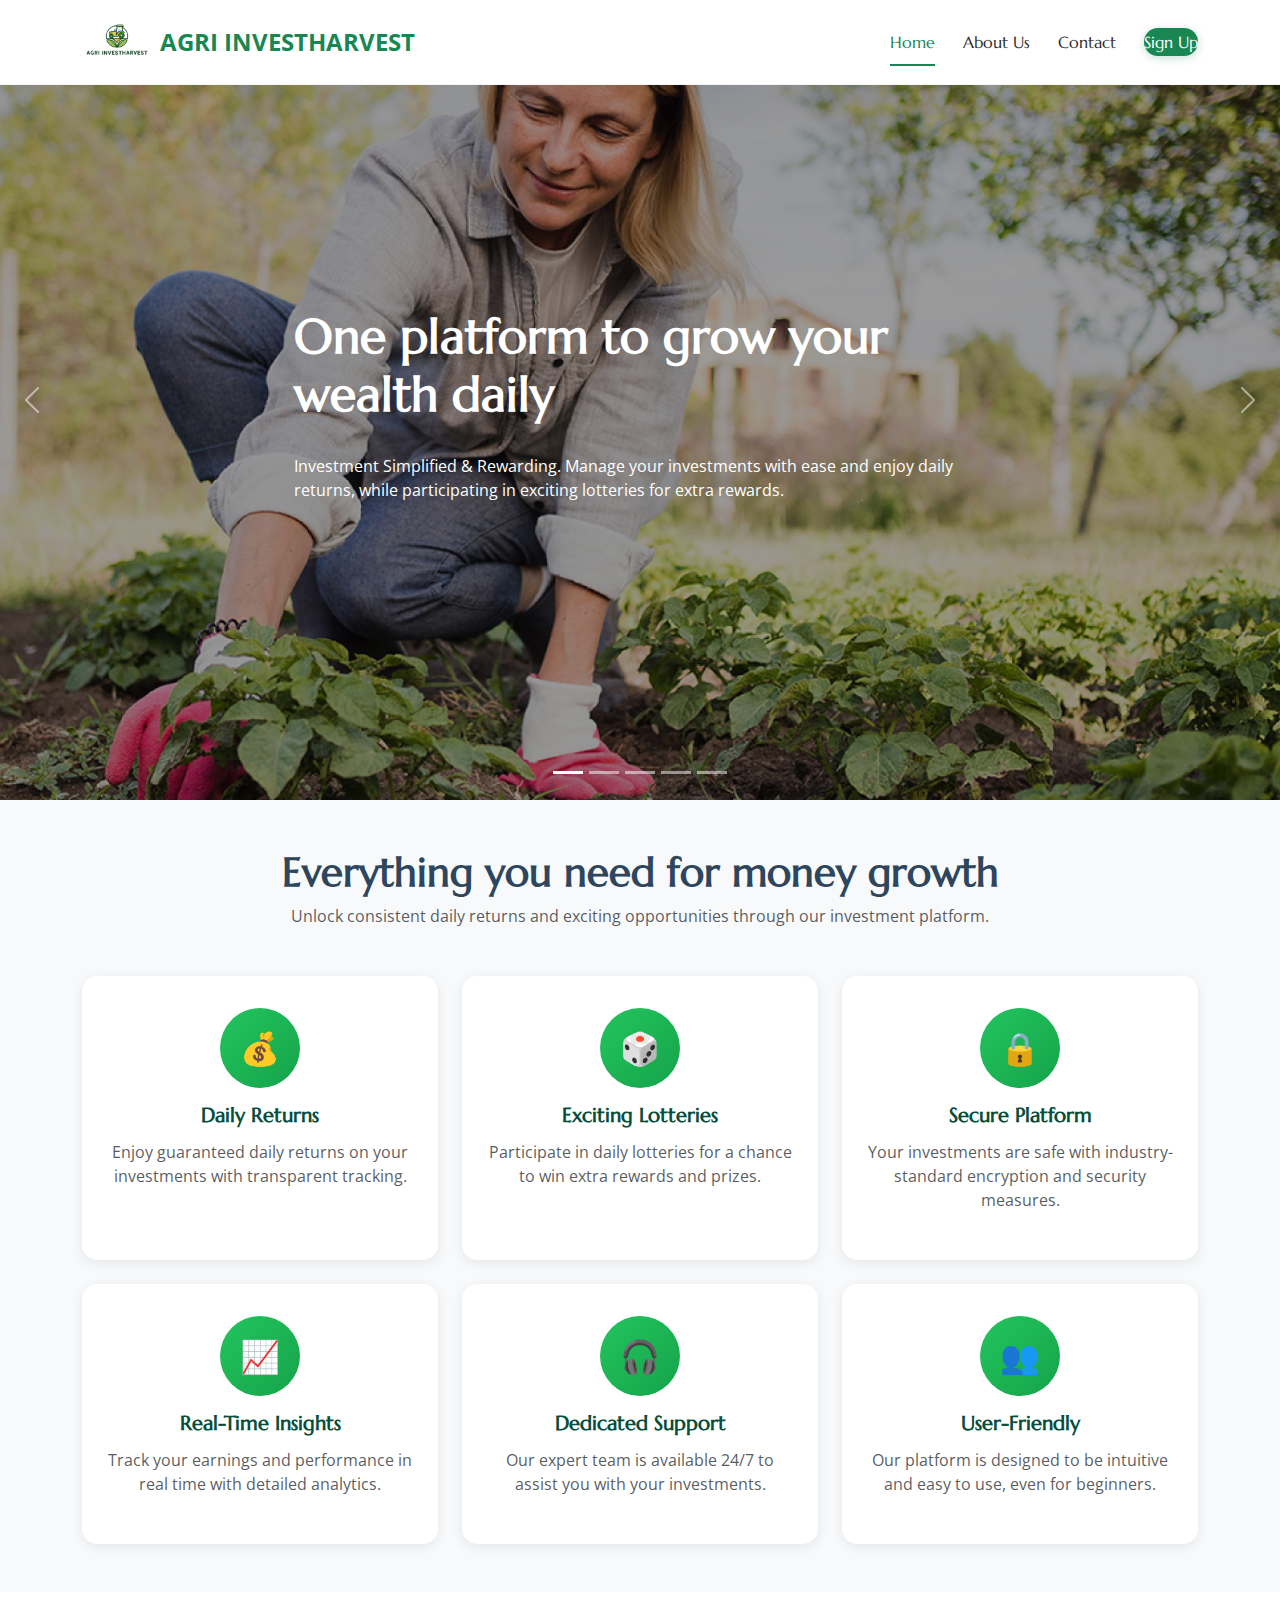
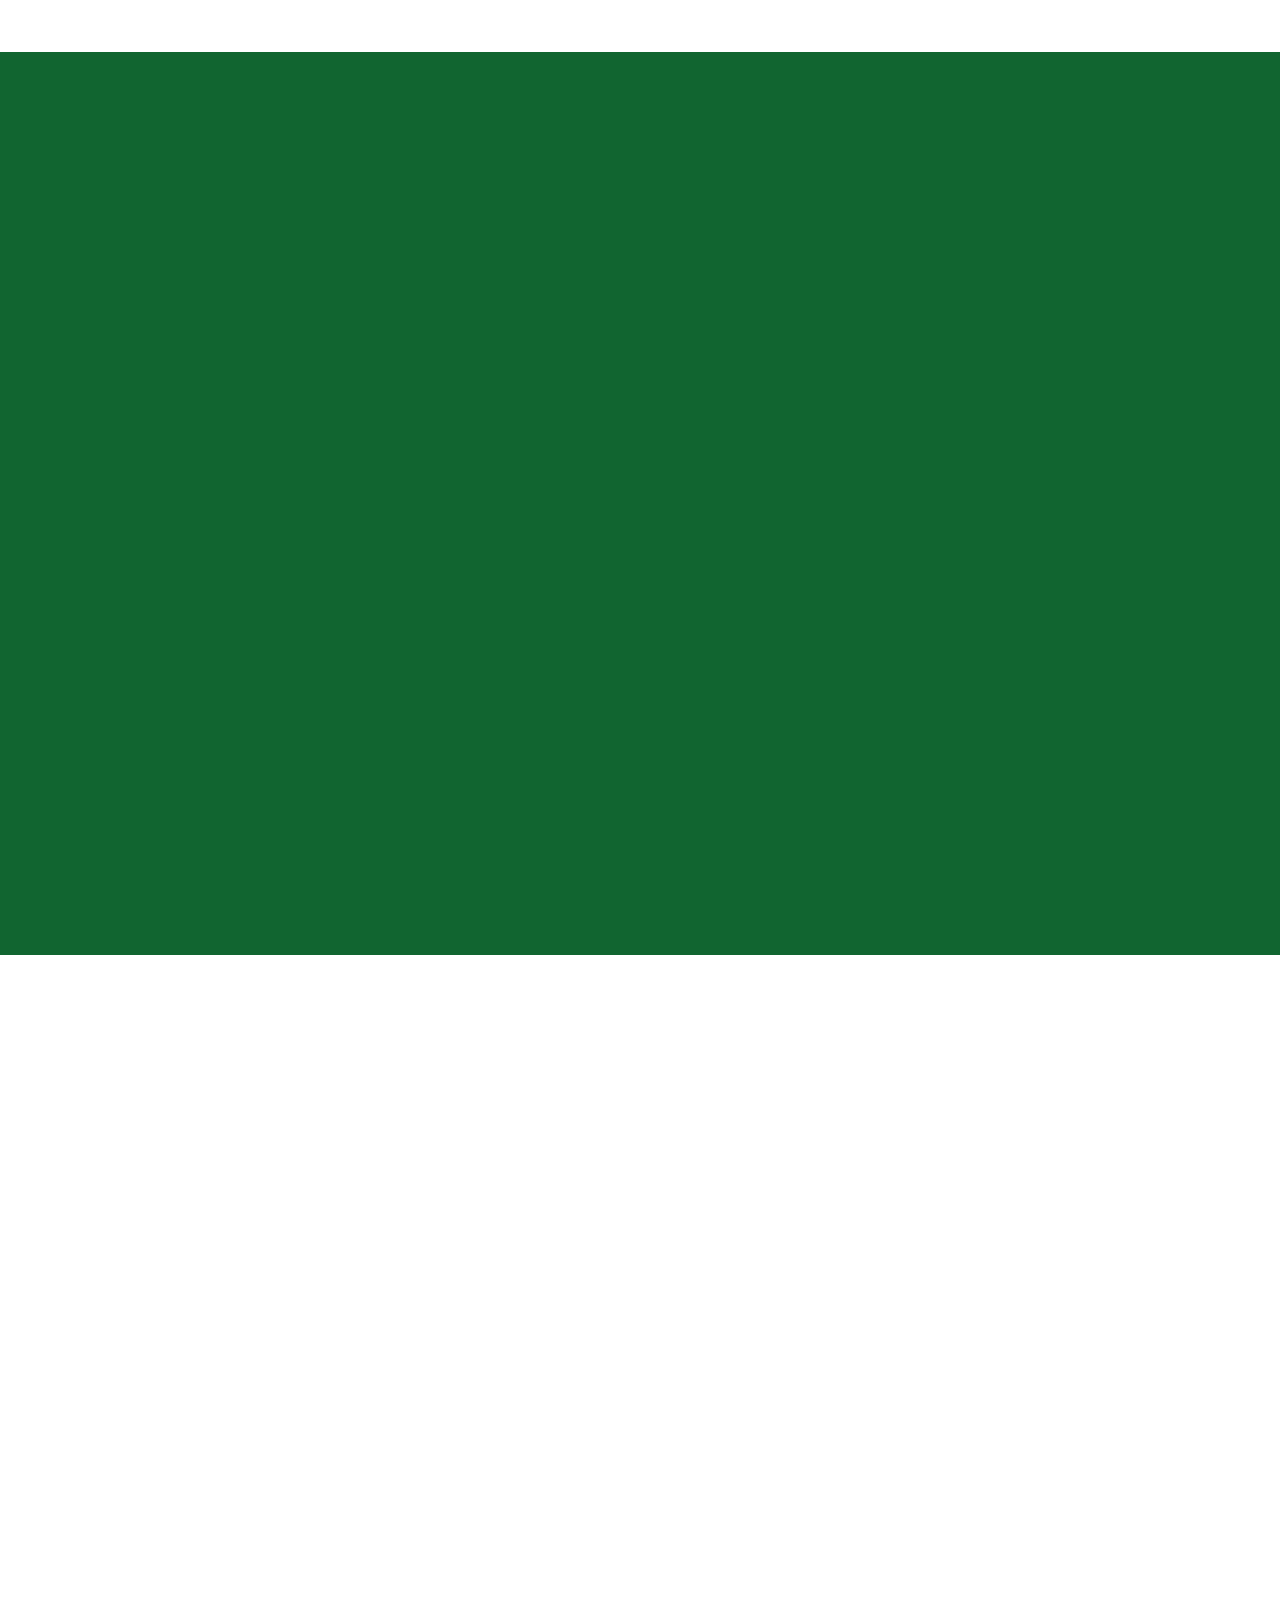
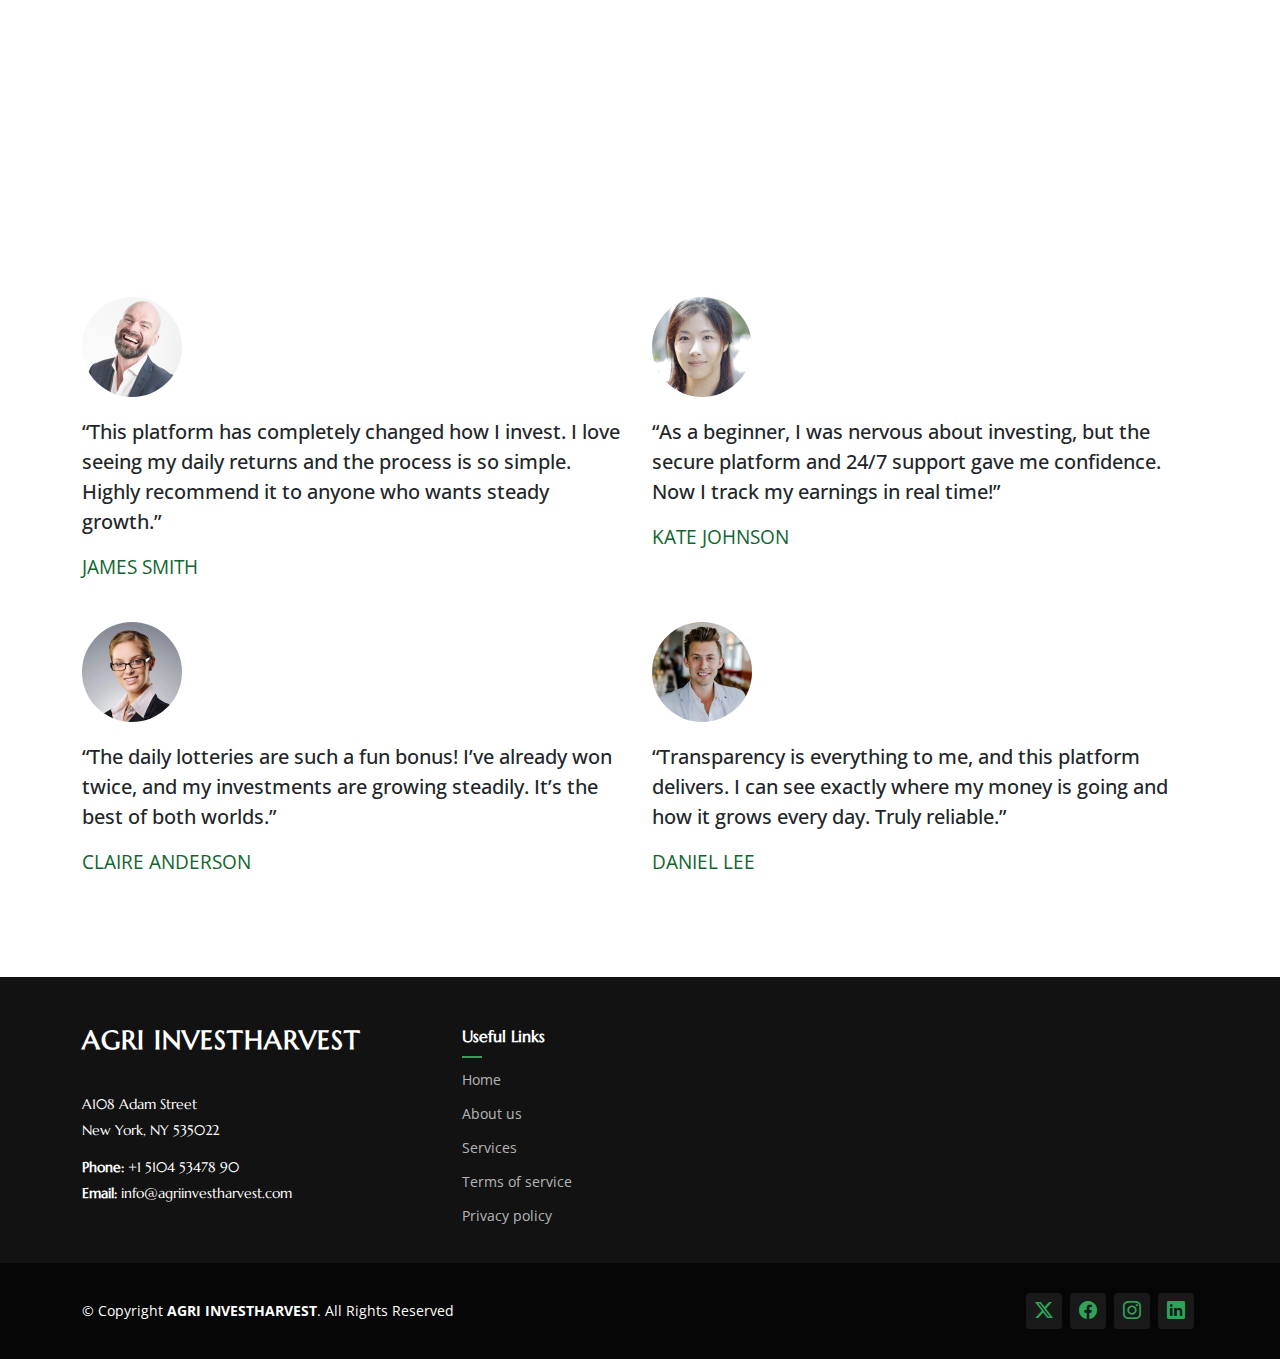
<file: index.html>
<!DOCTYPE html>
<html lang="en">

<head>
  <meta charset="utf-8">
  <meta content="width=device-width, initial-scale=1.0" name="viewport">
  <title>AGRI INVESTHARVEST</title>
  <meta name="description" content="Grow your wealth daily with our secure investment platform. Simplified investing with daily returns, transparent tracking, and exciting lottery rewards for extra earnings. Start building your financial future today.">

<meta name="keywords" content="investment platform, daily returns, wealth growth, online investing, secure investments, passive income, financial freedom, investment rewards, smart investing, lottery rewards, transparent investment">


  <!-- outsourceLogos -->
  <link href="assets/img/logo.png" rel="icon">


  <!-- Fonts -->
  <link href="https://fonts.googleapis.com" rel="preconnect">
  <link href="https://fonts.gstatic.com" rel="preconnect" crossorigin>
  <link
    href="https://fonts.googleapis.com/css2?family=Open+Sans:ital,wght@0,300;0,400;0,500;0,600;0,700;0,800;1,300;1,400;1,500;1,600;1,700;1,800&family=Marcellus:wght@400&display=swap"
    rel="stylesheet">

  <!-- Vendor CSS Files -->
  <link href="assets/vendor/bootstrap/css/bootstrap.min.css" rel="stylesheet">
  <link href="assets/vendor/bootstrap-icons/bootstrap-icons.css" rel="stylesheet">
  <link href="assets/vendor/aos/aos.css" rel="stylesheet">
  <link href="assets/vendor/swiper/swiper-bundle.min.css" rel="stylesheet">
  <link href="assets/vendor/glightbox/css/glightbox.min.css" rel="stylesheet">

  <!-- Main CSS File -->
  <link href="assets/css/main.css" rel="stylesheet">


</head>

<body class="index-page">

  <!-- ====== Header (drop-in) ====== -->
<header id="header" class="header d-flex align-items-center fixed-top bg-white">
  <div class="container-fluid container-xl position-relative d-flex align-items-center justify-content-between">

    <!-- Logo + Brand -->
    <a href="index.html" class="logo d-flex align-items-center text-decoration-none">
      <img src="assets/img/logo.png" alt="Logo" width="70" height="auto">

      <span class="fw-bold text-success fs-4">AGRI INVESTHARVEST</span>
    </a>

    <!-- Navigation (kept your structure) -->
    <nav id="navmenu" class="navmenu" aria-label="Primary">
      <ul>
        <li><a href="index.html" class="active">Home</a></li>
        <li><a href="about.html">About Us</a></li>
        <li><a href="contact.html">Contact</a></li>
        <li><a href="signup.html" class="btn-signup">Sign Up</a></li>
      </ul>
      <!-- Mobile toggle (kept your <i>, but made it accessible) -->
      <i class="mobile-nav-toggle d-xl-none bi bi-list" role="button" tabindex="0"
         aria-label="Open menu" aria-controls="navmenu" aria-expanded="false"></i>
    </nav>

  </div>
</header>

<!-- Overlay (click to close on mobile) -->
<div id="nav-overlay" aria-hidden="true"></div>

<!-- OPTIONAL: Bootstrap Icons (for bi-list / bi-x). If you already include this, keep yours. -->
<link href="https://cdn.jsdelivr.net/npm/bootstrap-icons@1.11.3/font/bootstrap-icons.css" rel="stylesheet">

<style>
  /* ====== Base/Header ====== */
  #header {
    padding: 14px 0;
    transition: padding .25s ease, box-shadow .25s ease, background-color .25s ease;
    z-index: 1000;
    background-color: #fff;
    border-bottom: 1px solid rgba(0,0,0,.04);
  }
  #header.scrolled {
    padding: 8px 0;
    box-shadow: 0 6px 24px rgba(0,0,0,.06);
  }

  /* ====== Desktop nav ====== */
  #header .navmenu ul {
    display: flex;
    align-items: center;
    gap: 28px;
    margin: 0;
    padding: 0;
    list-style: none;
  }
  #header .navmenu ul li a {
    display: inline-block;
    position: relative;
    font-weight: 500;
    color: #2d2d2d;
    padding: 6px 0;
    text-decoration: none;
    transition: color .2s ease;
  }
  #header .navmenu ul li a::after {
    content: "";
    position: absolute;
    left: 0; bottom: -6px;
    width: 0;
    height: 2px;
    background: #198754;
    transition: width .25s ease;
  }
  #header .navmenu ul li a:hover,
  #header .navmenu ul li a.active { color: #198754; }
  #header .navmenu ul li a:hover::after,
  #header .navmenu ul li a.active::after { width: 100%; }

  .btn-signup {
    background: #198754;
    color: #fff !important;
    padding: 8px 18px;
    border-radius: 999px;
    font-weight: 600;
    line-height: 1;
    box-shadow: 0 2px 8px rgba(25,135,84,.25);
    transition: box-shadow .25s ease, transform .06s ease, background .2s ease;
  }
  .btn-signup:hover { background: #157347; box-shadow: 0 6px 16px rgba(25,135,84,.28); }
  .btn-signup:active { transform: translateY(1px); }

  /* ====== Mobile: panel + overlay ====== */
  .mobile-nav-toggle {
    font-size: 32px;
    cursor: pointer;
    color: #2d2d2d;
    -webkit-tap-highlight-color: transparent;
    outline: none;
  }

  /* Overlay behind the panel */
  #nav-overlay {
    display: none;
    position: fixed;
    inset: 0;
    background: rgba(0,0,0,.5);
    z-index: 999; /* below menu(1000) but above page */
    opacity: 0;
    transition: opacity .25s ease;
  }
  #nav-overlay.active { display: block; opacity: 1; }

  /* Slide-in panel */
  @media (max-width: 991.98px) {
    #header .navmenu ul {
      position: fixed;
      top: 0;
      right: 0;
      height: 100vh;
      width: min(82vw, 340px);
      flex-direction: column;
      align-items: flex-start;
      gap: 18px;
      padding: 88px 24px 24px;
      background: #fff;
      box-shadow: -10px 0 24px rgba(0,0,0,.10);
      transform: translateX(100%);
      opacity: 0;
      pointer-events: none;
      transition: transform .35s cubic-bezier(.22,.61,.36,1), opacity .25s ease;
      z-index: 1000;
    }
    /* Reveal when body has .mobile-open (robust & conflict-free) */
    body.mobile-open #header .navmenu ul {
      transform: translateX(0);
      opacity: 1;
      pointer-events: auto;
    }

    /* Touch targets */
    #header .navmenu ul li a {
      padding: 10px 2px;
      font-size: 1.05rem;
    }
    /* Remove underline anim on mobile list */
    #header .navmenu ul li a::after { display: none; }
  }

  /* Reduced motion respect */
  @media (prefers-reduced-motion: reduce) {
    * { transition: none !important; animation: none !important; }
  }
</style>

<script>
(function () {
  // Guard against premature execution
  document.addEventListener('DOMContentLoaded', function () {
    const header   = document.getElementById('header');
    const navWrap  = document.getElementById('navmenu');
    const navList  = navWrap ? navWrap.querySelector('ul') : null;
    const toggle   = navWrap ? navWrap.querySelector('.mobile-nav-toggle') : null;
    let overlay = document.getElementById('nav-overlay');

    if (!overlay) {
      overlay = document.createElement('div');
      overlay.id = 'nav-overlay';
      document.body.appendChild(overlay);
    }

    // Scroll shrink effect (debounced)
    let lastY = 0, ticking = false;
    const onScroll = () => {
      lastY = window.scrollY || 0;
      if (!ticking) {
        window.requestAnimationFrame(() => {
          if (header) header.classList.toggle('scrolled', lastY > 50);
          ticking = false;
        });
        ticking = true;
      }
    };
    window.addEventListener('scroll', onScroll, { passive: true });
    onScroll(); // init

    // Helpers
    const openMenu = () => {
      document.body.classList.add('mobile-open');
      overlay.classList.add('active');
      if (toggle) {
        toggle.setAttribute('aria-expanded', 'true');
        if (toggle.classList.contains('bi-list')) toggle.classList.replace('bi-list', 'bi-x');
      }
      // lock scroll
      document.documentElement.style.overflow = 'hidden';
      document.body.style.overflow = 'hidden';
      // focus first link for accessibility
      if (navList) {
        const firstLink = navList.querySelector('a');
        if (firstLink) firstLink.focus({ preventScroll: true });
      }
    };
    const closeMenu = () => {
      document.body.classList.remove('mobile-open');
      overlay.classList.remove('active');
      if (toggle) {
        toggle.setAttribute('aria-expanded', 'false');
        if (toggle.classList.contains('bi-x')) toggle.classList.replace('bi-x', 'bi-list');
      }
      document.documentElement.style.overflow = '';
      document.body.style.overflow = '';
    };
    const isOpen = () => document.body.classList.contains('mobile-open');

    // Toggle via click/keyboard
    if (toggle) {
      toggle.addEventListener('click', () => (isOpen() ? closeMenu() : openMenu()));
      toggle.addEventListener('keydown', (e) => {
        if (e.key === 'Enter' || e.key === ' ') { e.preventDefault(); isOpen() ? closeMenu() : openMenu(); }
      });
    }
    overlay.addEventListener('click', closeMenu);

    // Close on ESC
    document.addEventListener('keydown', (e) => {
      if (e.key === 'Escape' && isOpen()) closeMenu();
    });

    // Close on any nav link click (single-page feel)
    if (navList) {
      navList.addEventListener('click', (e) => {
        const t = e.target;
        if (t && t.tagName === 'A' && isOpen()) closeMenu();
      });
    }

    // Reset on resize to desktop
    const BREAKPOINT = 992; // matches CSS (991.98)
    let prevWide = window.innerWidth >= BREAKPOINT;
    window.addEventListener('resize', () => {
      const wide = window.innerWidth >= BREAKPOINT;
      if (wide && !prevWide) { closeMenu(); }
      prevWide = wide;
    });

    // Auto-activate current link (simple)
    try {
      const here = location.pathname.split('/').pop() || 'index.html';
      if (navList) [...navList.querySelectorAll('a')].forEach(a => {
        const href = (a.getAttribute('href') || '').split('?')[0];
        if (href === here) a.classList.add('active');
      });
    } catch(_) {}
  });
})();
</script>


  <main class="main">

    <!-- Hero Section -->
    <section id="hero" class="hero section dark-background">

      <div id="hero-carousel" class="carousel slide carousel-fade" data-bs-ride="carousel" data-bs-interval="5000">

        <div class="carousel-item active">
          <img src="assets/img/hero_1.jpg" alt="">
          <div class="carousel-container">
            <h2>One platform to grow your wealth daily</h2>
            <p>Investment Simplified & Rewarding. Manage your investments with ease and enjoy daily returns, while
              participating in exciting lotteries for extra rewards.

            </p>
          </div>
        </div><!-- End Carousel Item -->

        <div class="carousel-item">
          <img src="assets/img/hero_2.jpg" alt="">
          <div class="carousel-container">
            <h2>Turn small savings into big opportunities</h2>
            <p>Start with what you have — our platform transforms small, consistent investments into long-term financial
              growth. Experience compounding returns with zero complexity.</p>
          </div>
        </div><!-- End Carousel Item -->

        <div class="carousel-item">
          <img src="assets/img/hero_3.jpg" alt="">
          <div class="carousel-container">
            <h2>Secure investments. Steady growth.</h2>
            <p>Built on trust and transparency, our platform ensures your wealth grows safely with guaranteed protection
              and easy access whenever you need it.</p>
          </div>
        </div><!-- End Carousel Item -->

        <div class="carousel-item">
          <img src="assets/img/hero_4.jpg" alt="">
          <div class="carousel-container">
            <h2>Join, invest, and win every day 🎲</h2>
            <p>Alongside consistent daily returns, you’ll also get the thrill of participating in exclusive lotteries —
              offering extra rewards just for being part of our community.</p>
          </div>
        </div><!-- End Carousel Item -->

        <div class="carousel-item">
          <img src="assets/img/hero_5.jpg" alt="">
          <div class="carousel-container">
            <h2>Plant today, harvest tomorrow 🌱</h2>
            <p>Just like farming, wealth grows with care and patience. Invest securely, track performance daily, and
              watch your money bloom into sustainable rewards.</p>
          </div>
        </div><!-- End Carousel Item -->

        <a class="carousel-control-prev" href="#hero-carousel" role="button" data-bs-slide="prev">
          <span class="carousel-control-prev-icon bi bi-chevron-left" aria-hidden="true"></span>
        </a>

        <a class="carousel-control-next" href="#hero-carousel" role="button" data-bs-slide="next">
          <span class="carousel-control-next-icon bi bi-chevron-right" aria-hidden="true"></span>
        </a>

        <ol class="carousel-indicators"></ol>

      </div>

    </section><!-- /Hero Section -->


    <!-- Features Section -->
    <section class="py-5 bg-light">
      <div class="container">
        <!-- Section Heading -->
        <div class="text-center mb-5">
          <h2 class="fw-bold display-6">Everything you need for money growth</h2>
          <p class="text-muted mx-auto" style="max-width: 700px;">
            Unlock consistent daily returns and exciting opportunities through our investment platform.
          </p>
        </div>

        <!-- Feature Cards Grid -->
        <div class="row g-4">
          <!-- Card 1 -->
          <div class="col-md-4">
            <div class="feature-card text-center h-100">
              <div class="feature-icon">
                💰
              </div>
              <h5 class="card-title">Daily Returns</h5>
              <p class="text-muted">
                Enjoy guaranteed daily returns on your investments with transparent tracking.
              </p>
            </div>
          </div>

          <!-- Card 2 -->
          <div class="col-md-4">
            <div class="feature-card text-center h-100">
              <div class="feature-icon">
                🎲
              </div>
              <h5 class="card-title">Exciting Lotteries</h5>
              <p class="text-muted">
                Participate in daily lotteries for a chance to win extra rewards and prizes.
              </p>
            </div>
          </div>

          <!-- Card 3 -->
          <div class="col-md-4">
            <div class="feature-card text-center h-100">
              <div class="feature-icon">
                🔒
              </div>
              <h5 class="card-title">Secure Platform</h5>
              <p class="text-muted">
                Your investments are safe with industry-standard encryption and security measures.
              </p>
            </div>
          </div>

          <!-- Card 4 -->
          <div class="col-md-4">
            <div class="feature-card text-center h-100">
              <div class="feature-icon">
                📈
              </div>
              <h5 class="card-title">Real-Time Insights</h5>
              <p class="text-muted">
                Track your earnings and performance in real time with detailed analytics.
              </p>
            </div>
          </div>

          <!-- Card 5 -->
          <div class="col-md-4">
            <div class="feature-card text-center h-100">
              <div class="feature-icon">
                🎧
              </div>
              <h5 class="card-title">Dedicated Support</h5>
              <p class="text-muted">
                Our expert team is available 24/7 to assist you with your investments.
              </p>
            </div>
          </div>

          <!-- Card 6 -->
          <div class="col-md-4">
            <div class="feature-card text-center h-100">
              <div class="feature-icon">
                👥
              </div>
              <h5 class="card-title">User-Friendly</h5>
              <p class="text-muted">
                Our platform is designed to be intuitive and easy to use, even for beginners.
              </p>
            </div>
          </div>
        </div>
      </div>
    </section>





    <!-- Services Section -->
    <!-- <section id="services" class="services section">

   
      <div class="container section-title" data-aos="fade-up">
        <h2>SERVICES</h2>
        <p>Providing Fresh Produce Every Single Day</p>
      </div>
      <div class="content">
        <div class="container">
          <div class="row g-0">
            <div class="col-lg-3 col-md-6">
              <div class="service-item">
                <span class="number">01</span>
                <div class="service-item-icon">
                  <svg xmlns="http://www.w3.org/2000/svg" version="1.1" xmlns:xlink="http://www.w3.org/1999/xlink"
                    width="80" height="80" x="0" y="0" viewBox="0 0 509.435 509.435"
                    style="enable-background: new 0 0 512 512" xml:space="preserve" class="">
                    <g>
                      <path
                        d="M7.506 347.639c.994 0 2.005-.199 2.976-.619l62.037-26.857a7.5 7.5 0 0 0 3.903-9.862 7.5 7.5 0 0 0-9.862-3.903L4.523 333.255a7.501 7.501 0 0 0 2.983 14.384zM500.883 283.197c-10.953-10.952-28.175-11.423-39.689-1.267l-10.034-13.307c-19.783-26.239-46.1-46.623-76.103-58.948a7.5 7.5 0 0 0-5.699 13.875c11.136 4.575 21.708 10.382 31.567 17.249h-22.621c-4.143 0-7.5 3.358-7.5 7.5s3.357 7.5 7.5 7.5h41.188a169.382 169.382 0 0 1 19.691 21.855l11.048 14.652-71.171 67.597h-19.48a35.772 35.772 0 0 0 6.775-20.976c0-19.837-16.139-35.975-35.976-35.975h-75.023l-48.33-15.005a160.871 160.871 0 0 0-37.992-6.934l2.533-3.359a169.852 169.852 0 0 1 19.67-21.855h27.398c4.143 0 7.5-3.358 7.5-7.5s-3.357-7.5-7.5-7.5h-8.848a165.125 165.125 0 0 1 38.01-19.73c28.992-10.532 60.376-12.89 90.754-6.821a7.498 7.498 0 0 0 8.824-5.885 7.5 7.5 0 0 0-5.885-8.824 184.517 184.517 0 0 0-28.616-3.4v-83.727h64.189c43.49 0 78.872-35.382 78.872-78.872V22.488c0-8.712-7.088-15.801-15.801-15.801h-51.729c-4.143 0-7.5 3.358-7.5 7.5s3.357 7.5 7.5 7.5h51.729c.441 0 .801.359.801.801v11.051c0 35.219-28.653 63.872-63.872 63.872h-64.189V85.559c0-28.082 18.793-53.262 45.701-61.234a7.5 7.5 0 1 0-4.261-14.382c-15.972 4.732-30.338 14.681-40.451 28.015-10.46 13.79-15.988 30.25-15.988 47.601v16.416c-9.59-9.839-22.97-15.965-37.762-15.965h-43.432c-6.193 0-11.232 5.039-11.232 11.232v23.629c0 29.093 23.669 52.762 52.763 52.762h39.663v22.475a183.375 183.375 0 0 0-55.199 10.86c-32.974 11.978-61.705 33.297-83.085 61.653l-9.313 12.351a161.07 161.07 0 0 0-54.289 12.692 7.5 7.5 0 0 0-3.949 9.844 7.498 7.498 0 0 0 9.844 3.949c31.858-13.616 67.62-15.458 100.696-5.188l49.416 15.343c.72.224 1.47.337 2.224.337h76.161c11.566 0 20.976 9.409 20.976 20.975s-9.409 20.976-20.976 20.976h-71.803c-4.143 0-7.5 3.358-7.5 7.5s3.357 7.5 7.5 7.5h123.477a7.5 7.5 0 0 0 5.165-2.062l83.48-79.289c5.56-5.279 14.158-5.167 19.577.252a13.957 13.957 0 0 1 .853 18.9l-80.942 97.046a37.161 37.161 0 0 1-21.112 12.581L259.57 448.474c-20.377 4.113-41.89 1.365-60.575-7.739l-53.332-25.982a7.507 7.507 0 0 0-6.884.162L3.903 488.665a7.5 7.5 0 0 0 7.197 13.161l131.475-71.888 49.849 24.285c21.631 10.538 46.53 13.72 70.114 8.957l129.506-26.146a52.209 52.209 0 0 0 29.663-17.677l80.942-97.046c9.682-11.61 8.923-28.426-1.766-39.114zM258.212 158.634c-20.822 0-37.763-16.94-37.763-37.762V101.01h39.664c20.822 0 37.762 16.94 37.762 37.762v19.861h-39.663z"
                        fill="currentColor" opacity="1" data-original="currentColor"></path>
                      <path
                        d="M319.171 240.778a7.5 7.5 0 0 0-7.5-7.5h-9.43c-4.143 0-7.5 3.358-7.5 7.5s3.357 7.5 7.5 7.5h9.43a7.5 7.5 0 0 0 7.5-7.5zM272.068 264.08c-4.143 0-7.5 3.358-7.5 7.5s3.357 7.5 7.5 7.5h34.888c4.143 0 7.5-3.358 7.5-7.5s-3.357-7.5-7.5-7.5zM400.305 307.996c4.143 0 7.5-3.358 7.5-7.5s-3.357-7.5-7.5-7.5h-8.172c-4.143 0-7.5 3.358-7.5 7.5s3.357 7.5 7.5 7.5z"
                        fill="currentColor" opacity="1" data-original="currentColor"></path>
                    </g>
                  </svg>
                </div>
                <div class="service-item-content">
                  <h3 class="service-heading">Planting</h3>
                  <p>
                    Gravida sodales condimentum pellen tesq accumsan orci quam
                    sagittis sapie
                  </p>
                </div>
              </div>
            </div>
            <div class="col-lg-3 col-md-6">
              <div class="service-item">
                <span class="number">02</span>
                <div class="service-item-icon">
                  <svg xmlns="http://www.w3.org/2000/svg" version="1.1" xmlns:xlink="http://www.w3.org/1999/xlink"
                    width="80" height="80" x="0" y="0" viewBox="0 0 514.314 514.314"
                    style="enable-background: new 0 0 512 512" xml:space="preserve" class="">
                    <g>
                      <path
                        d="M434.176 51.297h72.639c4.143 0 7.5-3.358 7.5-7.5s-3.357-7.5-7.5-7.5h-72.639c-4.143 0-7.5 3.358-7.5 7.5s3.357 7.5 7.5 7.5zM117.994 54.791h30.852c5.47 6.605 13.729 10.82 22.955 10.82h42.865l35.886 35.886c8.246 8.246 19.209 12.787 30.869 12.787h8.32c4.143 0 7.5-3.358 7.5-7.5s-3.357-7.5-7.5-7.5h-8.32c-7.654 0-14.85-2.981-20.262-8.393l-38.083-38.083a7.5 7.5 0 0 0-5.304-2.197H171.8c-8.159 0-14.797-6.638-14.797-14.797s6.638-14.797 14.797-14.797h123.757a66.756 66.756 0 0 1 35.416 10.157l30.374 18.983a7.497 7.497 0 0 0 3.975 1.14h36.891c4.143 0 7.5-3.358 7.5-7.5s-3.357-7.5-7.5-7.5h-34.739l-28.551-17.843a81.742 81.742 0 0 0-43.365-12.437H171.801c-16.43 0-29.797 13.367-29.797 29.798 0 1.349.099 2.675.273 3.977h-24.283a7.5 7.5 0 1 0 0 14.999zM30.38 144.476h20.344a29.724 29.724 0 0 0-4.003 14.921c0 14.399 10.225 26.453 23.795 29.288a29.746 29.746 0 0 0-4.371 15.555c0 16.499 13.423 29.921 29.921 29.921h131.637a7.5 7.5 0 0 0 7.498-7.688 7.5 7.5 0 0 0-8.307-7.311H96.065c-8.228 0-14.921-6.694-14.921-14.921s6.693-14.921 14.921-14.921H163.9c4.143 0 7.5-3.358 7.5-7.5s-3.357-7.5-7.5-7.5H76.643c-8.228 0-14.922-6.694-14.922-14.921s6.694-14.921 14.922-14.921H163.9c4.143 0 7.5-3.358 7.5-7.5s-3.357-7.5-7.5-7.5H30.38c-8.228 0-14.921-6.694-14.921-14.921s6.693-14.921 14.921-14.921H163.9c4.143 0 7.5-3.358 7.5-7.5s-3.357-7.5-7.5-7.5H62.547c-8.228 0-14.921-6.694-14.921-14.921s6.693-14.921 14.921-14.921h23.485c4.143 0 7.5-3.358 7.5-7.5s-3.357-7.5-7.5-7.5H62.547c-16.498 0-29.921 13.423-29.921 29.921a29.719 29.719 0 0 0 4.003 14.921H30.38C13.882 84.636.459 98.059.459 114.557s13.423 29.919 29.921 29.919zM506.814 196.74H389.248a7.497 7.497 0 0 0-4.629 1.599l-5.613 4.403c-13.495 10.588-30.375 16.42-47.529 16.42h-12.272a7.5 7.5 0 0 0-8.309 7.5 7.5 7.5 0 0 0 7.5 7.5h13.081c20.496 0 40.664-6.967 56.788-19.618l3.574-2.804h114.976a7.5 7.5 0 1 0-.001-15z"
                        fill="currentColor" opacity="1" data-original="currentColor" class=""></path>
                      <path
                        d="M192.215 150.164c0 15.372 12.506 27.878 27.878 27.878s27.879-12.506 27.879-27.878-12.507-27.878-27.879-27.878-27.878 12.506-27.878 27.878zm40.757 0c0 7.101-5.777 12.878-12.879 12.878-7.101 0-12.878-5.777-12.878-12.878s5.777-12.878 12.878-12.878c7.101-.001 12.879 5.777 12.879 12.878zM273.049 203.771c-12.599 0-22.848 10.25-22.848 22.848s10.249 22.847 22.848 22.847 22.848-10.249 22.848-22.847-10.25-22.848-22.848-22.848zm0 30.695c-4.327 0-7.848-3.52-7.848-7.847s3.521-7.848 7.848-7.848 7.848 3.521 7.848 7.848-3.521 7.847-7.848 7.847zM474.178 493.298h-9.202l-73.199-62.323c-3.155-2.686-7.888-2.305-10.573.849s-2.305 7.887.849 10.572l59.785 50.902H43.105l108.164-92.092a77.855 77.855 0 0 1 50.423-18.558h81.558a77.851 77.851 0 0 1 50.423 18.558l24.029 20.458a7.498 7.498 0 0 0 10.573-.849 7.5 7.5 0 0 0-.849-10.572l-24.029-20.458a92.867 92.867 0 0 0-60.147-22.137h-51.158v-26.806h15.44c24.205 0 43.896-19.692 43.896-43.897v-8.808c0-6.785-5.52-12.305-12.305-12.305h-18.135c-19.99 0-36.891 13.437-42.174 31.749-5.716-4.945-13.156-7.947-21.29-7.947h-15.061c-6.942 0-12.591 5.648-12.591 12.592v7.399c0 17.97 14.619 32.589 32.589 32.589h14.629v15.433h-15.399a92.867 92.867 0 0 0-60.147 22.137L19.967 493.298H7.5c-4.143 0-7.5 3.358-7.5 7.5s3.357 7.5 7.5 7.5h466.678a7.5 7.5 0 0 0 0-15zM232.092 319.73c0-15.934 12.963-28.897 28.897-28.897h15.439v6.112c0 15.934-12.963 28.897-28.896 28.897h-15.44zm-16.978 17.485h-12.651c-9.698 0-17.589-7.89-17.589-17.589v-4.991h12.651c9.698 0 17.589 7.89 17.589 17.589z"
                        fill="currentColor" opacity="1" data-original="currentColor" class=""></path>
                      <path
                        d="M178.358 429.065c0 13.218 10.754 23.972 23.972 23.972s23.972-10.753 23.972-23.972-10.754-23.972-23.972-23.972-23.972 10.753-23.972 23.972zm32.944 0c0 4.947-4.024 8.972-8.972 8.972s-8.972-4.025-8.972-8.972 4.024-8.972 8.972-8.972 8.972 4.024 8.972 8.972zM252.23 445.536c0 15.706 12.777 28.484 28.483 28.484s28.484-12.778 28.484-28.484-12.778-28.484-28.484-28.484-28.483 12.778-28.483 28.484zm41.968 0c0 7.435-6.049 13.484-13.484 13.484s-13.483-6.049-13.483-13.484 6.049-13.484 13.483-13.484c7.435 0 13.484 6.049 13.484 13.484z"
                        fill="currentColor" opacity="1" data-original="currentColor" class=""></path>
                    </g>
                  </svg>
                </div>
                <div class="service-item-content">
                  <h3 class="service-heading">Mulching</h3>
                  <p>
                    Gravida sodales condimentum pellen tesq accumsan orci quam
                    sagittis sapie
                  </p>
                </div>
              </div>
            </div>
            <div class="col-lg-3 col-md-6">
              <div class="service-item">
                <span class="number">03</span>
                <div class="service-item-icon">
                  <svg xmlns="http://www.w3.org/2000/svg" version="1.1" xmlns:xlink="http://www.w3.org/1999/xlink"
                    width="80" height="80" x="0" y="0" viewBox="0 0 516.53 516.53"
                    style="enable-background: new 0 0 512 512" xml:space="preserve" class="">
                    <g>
                      <path
                        d="M504.085 341.447a113.617 113.617 0 0 0-11.524-27.805c3.866-6.212 3.104-14.506-2.288-19.897l-5.804-5.804v-67.388c0-10.907-8.398-19.878-19.066-20.817V73.099h4.012c8.301 0 15.054-6.753 15.054-15.054V37.599c0-8.301-6.753-15.054-15.054-15.054h-23.242a7.5 7.5 0 0 0 0 15l23.296.054-.054 20.5-241.554-.054.054-20.5H414.21a7.5 7.5 0 0 0 0-15H227.916c-8.301 0-15.054 6.753-15.054 15.054v20.446c0 8.301 6.753 15.054 15.054 15.054h14.719L231.27 201.13c-5.215 2.077-9.463 6.215-11.642 11.675l-14.014 35.128h-27.323l-24.417-28.857a16.73 16.73 0 0 0-12.795-5.936H99.071c-9.242 0-16.761 7.519-16.761 16.761v18.66a44.759 44.759 0 0 0-35.97 33.278L24.937 367.09C9.676 380.359 0 399.894 0 421.658c0 39.881 32.446 72.327 72.328 72.327 37.349 0 68.174-28.457 71.938-64.827h25.905v12.546c0 8.282 6.738 15.02 15.02 15.02h64.364c8.282 0 15.02-6.738 15.02-15.02v-12.546h29.374c-3.278 6.098-2.356 13.875 2.785 19.016l19.555 19.554a16 16 0 0 0 11.388 4.718c3.045 0 5.961-.839 8.506-2.431a113.556 113.556 0 0 0 27.808 11.525c1.662 7.123 8.064 12.445 15.686 12.445h27.655c7.602 0 13.99-5.293 15.672-12.441a113.582 113.582 0 0 0 27.814-11.525 15.986 15.986 0 0 0 8.514 2.427c4.302 0 8.346-1.675 11.388-4.717l19.555-19.555c5.396-5.396 6.156-13.7 2.29-19.901a113.607 113.607 0 0 0 11.522-27.801c7.123-1.662 12.445-8.064 12.445-15.686v-27.655c-.002-7.621-5.324-14.023-12.447-15.684zm-53.681-141.805h-15.681V73.099h15.681zM419.723 73.099v126.543h-142.46l11.233-126.543zm-146.286 0-11.233 126.543h-15.743l11.234-126.543zM99.071 228.14h42.008c.519 0 1.008.227 1.344.624l16.219 19.169H97.311v-18.032c0-.971.79-1.761 1.76-1.761zm-51.11 108.845h167.157c12.315 0 22.334-10.019 22.334-22.334v-16.152c0-12.315-10.019-22.334-22.334-22.334h-77.364a7.5 7.5 0 0 0 0 15h77.364c4.044 0 7.334 3.29 7.334 7.334v16.152c0 4.044-3.29 7.334-7.334 7.334H51.727l7.738-30.821h46.327a7.5 7.5 0 0 0 0-15h-40.76a29.774 29.774 0 0 1 24.779-13.231h120.886a7.5 7.5 0 0 0 6.966-4.721l15.897-39.849a5.883 5.883 0 0 1 5.49-3.721h224.51a5.916 5.916 0 0 1 5.91 5.91v52.522c-5.348-4.343-12.853-4.747-18.636-1.165a113.598 113.598 0 0 0-27.818-11.532c-1.662-7.123-8.063-12.445-15.685-12.445h-27.655c-7.602 0-13.99 5.294-15.672 12.441a113.583 113.583 0 0 0-27.818 11.527c-6.213-3.868-14.506-3.104-19.897 2.288l-19.555 19.555c-5.375 5.375-6.149 13.637-2.28 19.884a113.572 113.572 0 0 0-11.531 27.818c-7.123 1.662-12.445 8.063-12.445 15.685v27.655c0 7.602 5.293 13.99 12.441 15.672 1.242 4.67 2.784 9.24 4.603 13.699h-24.12c-2.277-5.402-7.626-9.204-13.847-9.204h-64.364c-6.221 0-11.569 3.802-13.847 9.204h-27.078c-3.764-36.371-34.589-64.828-71.938-64.828a71.896 71.896 0 0 0-28.994 6.086zm24.367 142c-31.61 0-57.328-25.717-57.328-57.327s25.717-57.328 57.328-57.328 57.327 25.717 57.327 57.328-25.717 57.327-57.327 57.327zm177.24-37.262h-.013l-64.384-.02.02-21.75 64.384.02zm251.962-56.937c0 .609-.496 1.105-1.189 1.105-4.816 0-8.956 3.287-10.065 7.992a98.695 98.695 0 0 1-12.139 29.288c-2.543 4.113-1.939 9.365 1.447 12.75l.084.084a1.105 1.105 0 0 1 0 1.562l-19.555 19.555a1.085 1.085 0 0 1-.781.323c-.208 0-.514-.056-.761-.303a3.326 3.326 0 0 0-.084-.084c-3.406-3.407-8.658-4.01-12.77-1.467a98.657 98.657 0 0 1-29.288 12.138c-4.706 1.11-7.992 5.25-7.992 10.15 0 .609-.496 1.105-1.104 1.105h-27.655c-.609 0-1.105-.496-1.105-1.189 0-4.816-3.287-8.956-7.992-10.066a98.69 98.69 0 0 1-29.287-12.137 10.35 10.35 0 0 0-5.455-1.561c-2.68 0-5.338 1.049-7.38 3.091a1.085 1.085 0 0 1-.781.323c-.208 0-.513-.056-.781-.324l-19.555-19.555c-.431-.431-.431-1.132.064-1.627 3.406-3.406 4.009-8.657 1.466-12.77a98.66 98.66 0 0 1-12.138-29.287c-1.11-4.706-5.25-7.992-10.15-7.992a1.107 1.107 0 0 1-1.105-1.105V357.13c0-.609.496-1.104 1.189-1.104 4.816 0 8.956-3.287 10.066-7.992a98.661 98.661 0 0 1 12.138-29.288c2.542-4.112 1.939-9.364-1.531-12.833a1.106 1.106 0 0 1 0-1.563l19.555-19.555c.431-.431 1.132-.431 1.626.064 3.407 3.408 8.658 4.011 12.77 1.467a98.666 98.666 0 0 1 29.288-12.138c4.706-1.11 7.992-5.25 7.992-10.15 0-.609.496-1.105 1.105-1.105h27.655c.609 0 1.104.496 1.104 1.189 0 4.816 3.287 8.956 7.992 10.066a98.664 98.664 0 0 1 29.288 12.139c4.113 2.543 9.365 1.939 12.833-1.531a1.107 1.107 0 0 1 1.563 0l19.555 19.555c.431.431.431 1.132-.062 1.625-3.408 3.406-4.012 8.658-1.468 12.771a98.666 98.666 0 0 1 12.138 29.288c1.11 4.706 5.25 7.992 10.066 7.992h.084c.609 0 1.105.496 1.105 1.104z"
                        fill="currentColor" opacity="1" data-original="currentColor" class=""></path>
                      <path
                        d="M454.895 335.721a7.5 7.5 0 0 0-3.834 9.889 62.412 62.412 0 0 1 5.335 25.349c0 34.678-28.213 62.891-62.891 62.891s-62.891-28.213-62.891-62.891c0-34.679 28.213-62.892 62.891-62.892a62.934 62.934 0 0 1 40.397 14.703 7.5 7.5 0 0 0 10.566-.923 7.5 7.5 0 0 0-.923-10.566 77.96 77.96 0 0 0-50.041-18.213c-42.949 0-77.891 34.942-77.891 77.892 0 42.949 34.942 77.891 77.891 77.891s77.891-34.942 77.891-77.891c0-10.895-2.224-21.46-6.611-31.403a7.5 7.5 0 0 0-9.889-3.836zM72.328 381.807c-21.974 0-39.851 17.877-39.851 39.851s17.877 39.851 39.851 39.851 39.851-17.877 39.851-39.851-17.878-39.851-39.851-39.851zm0 64.702c-13.703 0-24.851-11.148-24.851-24.851s11.148-24.851 24.851-24.851 24.851 11.148 24.851 24.851-11.149 24.851-24.851 24.851z"
                        fill="currentColor" opacity="1" data-original="currentColor" class=""></path>
                      <path
                        d="M393.504 328.829c-23.23 0-42.13 18.899-42.13 42.13 0 23.23 18.899 42.129 42.13 42.129s42.13-18.899 42.13-42.129-18.9-42.13-42.13-42.13zm0 69.26c-14.959 0-27.13-12.17-27.13-27.129s12.17-27.13 27.13-27.13 27.13 12.17 27.13 27.13c0 14.958-12.171 27.129-27.13 27.129zM249.861 265.585a7.487 7.487 0 0 0 2.663.491 7.503 7.503 0 0 0 7.013-4.838l9.438-24.841a7.5 7.5 0 0 0-14.022-5.328l-9.438 24.841a7.499 7.499 0 0 0 4.346 9.675zM285.384 265.585a7.487 7.487 0 0 0 2.663.491 7.502 7.502 0 0 0 7.012-4.838l9.439-24.841a7.5 7.5 0 0 0-4.347-9.675 7.5 7.5 0 0 0-9.675 4.347l-9.439 24.841a7.5 7.5 0 0 0 4.347 9.675z"
                        fill="currentColor" opacity="1" data-original="currentColor" class=""></path>
                    </g>
                  </svg>
                </div>
                <div class="service-item-content">
                  <h3 class="service-heading">Plowing</h3>
                  <p>
                    Gravida sodales condimentum pellen tesq accumsan orci quam
                    sagittis sapie
                  </p>
                </div>
              </div>
            </div>
            <div class="col-lg-3 col-md-6">
              <div class="service-item">
                <span class="number">04</span>
                <div class="service-item-icon">
                  <svg xmlns="http://www.w3.org/2000/svg" version="1.1" xmlns:xlink="http://www.w3.org/1999/xlink"
                    width="80" height="80" x="0" y="0" viewBox="0 0 509.389 509.389"
                    style="enable-background: new 0 0 512 512" xml:space="preserve" class="">
                    <g>
                      <path
                        d="M495.69 14.267A46.636 46.636 0 0 0 458.364.766a46.637 46.637 0 0 0-34.257 20.05l-24.614 35.749a309.594 309.594 0 0 1-37.289 44.521 7.5 7.5 0 0 0 10.544 10.668 324.596 324.596 0 0 0 39.1-46.684l24.614-35.749a31.674 31.674 0 0 1 23.268-13.618 31.66 31.66 0 0 1 25.354 9.17 31.681 31.681 0 0 1 9.171 25.355 31.679 31.679 0 0 1-13.618 23.267l-35.75 24.615a324.066 324.066 0 0 0-59.859 53.246l-22.502 25.667a5.412 5.412 0 0 1-3.933 1.86c-1.518.071-2.966-.518-4.047-1.599l-21.873-21.872c-1.081-1.082-1.649-2.52-1.599-4.048s.711-2.925 1.86-3.933l15.802-13.854a7.5 7.5 0 0 0-9.889-11.279l-15.802 13.854a20.546 20.546 0 0 0-6.964 14.719 20.37 20.37 0 0 0 .64 5.69l-35.241 35.241c-7.726-5.323-17.119-7.656-26.65-6.449-8.734 1.104-16.614 5.058-22.612 11.157l-37.903-37.903a28.552 28.552 0 0 0-22.3-8.292 28.547 28.547 0 0 0-20.847 11.457c-23.749 31.972-43.447 60.009-60.222 85.713a7.5 7.5 0 0 0 6.275 11.6 7.495 7.495 0 0 0 6.288-3.402c16.606-25.447 36.135-53.239 59.7-84.966a13.562 13.562 0 0 1 9.903-5.441 13.585 13.585 0 0 1 10.595 3.939l39.789 39.789-63.489 107.398c-5.606 9.484-4.179 21.121 3.554 28.957 4.724 4.785 10.89 7.271 17.211 7.271 4.233-.001 8.536-1.115 12.519-3.399l40.792-24.114a7.499 7.499 0 1 0-7.632-12.912l-40.706 24.064c-4.745 2.723-9.055 1.038-11.506-1.446-1.129-1.144-4.561-5.302-1.318-10.787L239.37 211.63c3.736-6.32 10.058-10.474 17.342-11.395 7.292-.918 14.44 1.529 19.633 6.722l25.938 25.938c5.187 5.186 7.654 12.36 6.771 19.686-.878 7.28-4.911 13.598-10.99 17.288l-44.019 26.021a7.5 7.5 0 0 0 7.632 12.912l38.725-22.893 40.397 40.396a13.558 13.558 0 0 1 3.938 10.564 13.606 13.606 0 0 1-5.428 9.926c-54.818 40.993-97.27 69.301-137.646 91.785-50.099 27.898-95.647 45.713-139.25 54.462-13.202 2.648-26.235-1.337-35.759-10.935a40.033 40.033 0 0 1-10.799-36.472c10.129-48.517 33.232-101.845 70.63-163.033a7.501 7.501 0 0 0-12.799-7.823c-38.309 62.679-62.028 117.563-72.515 167.79-3.796 18.186 1.75 36.916 14.835 50.103 10.368 10.45 24.27 16.146 38.625 16.145 3.564 0 7.159-.352 10.732-1.068 45.149-9.06 92.12-27.398 143.597-56.063 40.984-22.823 83.956-51.469 139.331-92.878a28.597 28.597 0 0 0 11.407-20.864 28.554 28.554 0 0 0-8.292-22.245l-38.525-38.525c6.079-6.031 10.002-13.987 11.063-22.799 1.106-9.18-1.037-18.215-5.937-25.753l35.39-35.39a20.4 20.4 0 0 0 5.022.654 20.546 20.546 0 0 0 15.384-6.975l22.502-25.667a309.032 309.032 0 0 1 57.086-50.779l35.749-24.614a46.635 46.635 0 0 0 20.05-34.256 46.63 46.63 0 0 0-13.5-37.328zM340.732 184.685l-32.723 32.723-15.459-15.459 32.723-32.723z"
                        fill="currentColor" opacity="1" data-original="currentColor"></path>
                    </g>
                  </svg>
                </div>
                <div class="service-item-content">
                  <h3 class="service-heading">Mowing</h3>
                  <p>
                    Gravida sodales condimentum pellen tesq accumsan orci quam
                    sagittis sapie
                  </p>
                </div>
              </div>
            </div>

            <div class="col-lg-3 col-md-6">
              <div class="service-item">
                <span class="number">05</span>
                <div class="service-item-icon">
                  <svg xmlns="http://www.w3.org/2000/svg" version="1.1" xmlns:xlink="http://www.w3.org/1999/xlink"
                    width="80" height="80" x="0" y="0" viewBox="0 0 513.089 513.089"
                    style="enable-background: new 0 0 512 512" xml:space="preserve" class="">
                    <g>
                      <path
                        d="M194.209 386.877a7.497 7.497 0 0 0-9.15 5.363 75.07 75.07 0 0 0-2.428 18.947c0 13.789 3.615 27 10.454 38.204a7.494 7.494 0 0 0 10.308 2.495 7.5 7.5 0 0 0 2.494-10.309c-5.401-8.851-8.257-19.359-8.257-30.39a60.09 60.09 0 0 1 1.941-15.16 7.497 7.497 0 0 0-5.362-9.15z"
                        fill="currentColor" opacity="1" data-original="currentColor"></path>
                      <path
                        d="M382.56 0h-27.319c-12.654 0-25.236 3.119-36.386 9.021a7.5 7.5 0 0 0 7.018 13.258c9.124-4.83 19.005-7.278 29.368-7.278h27.222v12.022c0 34.679-28.213 62.892-62.892 62.892h-27.222V77.893c0-13.309 4.12-26.038 11.914-36.811a7.5 7.5 0 0 0-12.153-8.793c-9.657 13.347-14.762 29.117-14.762 45.604V119.154a88.294 88.294 0 0 1-14.296 48.23l-20.501 31.543a46.65 46.65 0 0 0-9.615-13.916l-1.273-1.273v-14.053c0-21.604-9.58-41.872-26.284-55.608a7.5 7.5 0 0 0-9.528 11.586c13.226 10.876 20.812 26.922 20.812 44.022v9.66h-29.069c-31.412 0-56.968-25.556-56.968-56.968v-9.66h29.069c3.454 0 6.976.329 10.467.977a7.5 7.5 0 0 0 2.738-14.748 72.57 72.57 0 0 0-13.205-1.229h-31.883c-6.72 0-12.187 5.467-12.187 12.186v12.474c0 39.684 32.284 71.968 71.968 71.968h33.463l1.273 1.273c5.979 5.979 9.271 13.927 9.271 22.381v98.306a79.003 79.003 0 0 0-21.446 5.114c-4.152-2.798-9.597-3.045-13.983-.509-30.558 17.671-49.541 52.263-49.541 90.277 0 56.188 41.481 101.901 92.47 101.901s92.47-45.713 92.47-101.901c0-.237-.004-.473-.009-.709l-.005-.334a7.5 7.5 0 0 0-7.499-7.433h-.068a7.5 7.5 0 0 0-7.433 7.567l.014.909c0 47.917-34.753 86.901-77.47 86.901s-77.47-38.984-77.47-86.901c0-32.212 15.656-61.449 40.948-76.643l40.182 34.094c5.225 4.433 13.1 4.099 17.929-.761l25.512-25.668c11.649 10.022 20.473 23.408 25.562 38.809a7.496 7.496 0 0 0 9.475 4.768 7.5 7.5 0 0 0 4.768-9.474c-6.15-18.613-17.027-34.756-31.454-46.681-4.011-3.317-9.358-3.923-13.824-1.93-10.53-6.377-22.136-10.243-34.128-11.384v-29.695h18.365c25.013 0 45.362-20.35 45.362-45.362v-7.928c0-6.115-4.975-11.089-11.089-11.089h-22.276c-11.667 0-22.318 4.429-30.362 11.693v-13.713l29.028-44.665a103.263 103.263 0 0 0 16.72-56.404v-14.239h27.222c42.949 0 77.892-34.942 77.892-77.892v-12.12C397.462 6.685 390.777 0 382.56 0zM251.211 356.136l-27.468-23.306a63.694 63.694 0 0 1 15.358-1.884c10.366 0 20.534 2.525 29.851 7.34zm25.752-118.894h18.365v4.017c0 16.742-13.62 30.362-30.362 30.362h-18.365v-4.017c0-16.741 13.62-30.362 30.362-30.362z"
                        fill="currentColor" opacity="1" data-original="currentColor"></path>
                    </g>
                  </svg>
                </div>
                <div class="service-item-content">
                  <h3 class="service-heading">Seeding</h3>
                  <p>
                    Gravida sodales condimentum pellen tesq accumsan orci quam
                    sagittis sapie
                  </p>
                </div>
              </div>
            </div>
            <div class="col-lg-3 col-md-6">
              <div class="service-item">
                <span class="number">06</span>
                <div class="service-item-icon">
                  <svg xmlns="http://www.w3.org/2000/svg" version="1.1" xmlns:xlink="http://www.w3.org/1999/xlink"
                    width="80" height="80" x="0" y="0" viewBox="0 0 511.67 511.67"
                    style="enable-background: new 0 0 512 512" xml:space="preserve" class="">
                    <g>
                      <path
                        d="M492.96 296.401v-59.276c0-63.338-24.665-122.886-69.452-167.673C378.721 24.666 319.174 0 255.835 0c-54.517 0-107.757 18.967-149.914 53.407a7.5 7.5 0 1 0 9.491 11.616C154.896 32.765 204.767 15 255.835 15c59.332 0 115.112 23.105 157.066 65.059 41.953 41.954 65.059 97.734 65.059 157.066v58.7h-15v-58.7C462.96 122.916 370.044 30 255.835 30S48.71 122.916 48.71 237.125v58.7h-15v-58.7c0-56.142 21.01-109.737 59.158-150.913a7.502 7.502 0 0 0-11.004-10.195C41.139 119.975 18.71 177.19 18.71 237.125v59.276c-10.029 2.3-17.535 11.291-17.535 22.008v5.81c0 10.194 6.791 18.828 16.085 21.627l16.782 99.17c6.535 38.622 39.71 66.654 78.882 66.654h285.822c39.172 0 72.347-28.032 78.882-66.654l16.782-99.17c9.294-2.798 16.085-11.432 16.085-21.627v-5.81c0-10.717-7.506-19.708-17.535-22.008zM63.71 237.125C63.71 131.187 149.896 45 255.835 45S447.96 131.187 447.96 237.125v58.7h-27.888a64.77 64.77 0 0 0 7.259-29.747c0-9.561-2.046-18.787-6.081-27.423a7.5 7.5 0 0 0-13.59 6.35c3.1 6.633 4.671 13.723 4.671 21.073a49.851 49.851 0 0 1-9.875 29.747h-82.073a68.421 68.421 0 0 0 3.912-22.766l-.003-.369a10.737 10.737 0 0 0 2.441-7.707l-.074-.952a81.022 81.022 0 0 0-6.053-25.058c9.161-14.126 24.883-22.763 41.856-22.763a49.676 49.676 0 0 1 26.83 7.844 7.5 7.5 0 0 0 8.086-12.634 64.65 64.65 0 0 0-34.916-10.21c-19.407 0-37.547 8.686-49.744 23.261a81.08 81.08 0 0 0-25.89-24.171l-7.325-4.298v-19.86c0-6.111-4.972-11.083-11.083-11.083h-24.17c-6.111 0-11.083 4.972-11.083 11.083v19.86l-7.325 4.298a81.067 81.067 0 0 0-24.083 21.633l-21.606-40.574a68.923 68.923 0 0 0-37.588-32.526 39.21 39.21 0 0 0-31.641 2.285 39.215 39.215 0 0 0-19.556 24.977 68.922 68.922 0 0 0 6.006 49.343l37.481 70.388H63.71zm88.14 58.7-41.235-77.438a53.95 53.95 0 0 1-4.701-38.625c1.687-6.691 5.971-12.162 12.061-15.405 6.091-3.244 13.022-3.745 19.516-1.409a53.936 53.936 0 0 1 28.384 23.614L146.29 196.99a7.5 7.5 0 0 0 7.051 13.241l19.627-10.451 13.619 25.575-19.627 10.451a7.5 7.5 0 0 0 7.051 13.241l17.809-9.483a81.015 81.015 0 0 0-5.807 24.466l-.074.961a10.774 10.774 0 0 0 1.468 6.319c-.018.6-.03 1.185-.03 1.752a68.427 68.427 0 0 0 3.914 22.766H151.85zm116.357-89.059 11.029 6.472a66.163 66.163 0 0 1 31.323 43.794l-23.74-16.479a13.027 13.027 0 0 0-17.511 2.36l-12.974 15.524-12.974-15.525c-2.59-3.099-6.283-4.719-10.029-4.719-2.584 0-5.193.771-7.481 2.359l-23.74 16.478a66.163 66.163 0 0 1 31.323-43.794l11.029-6.472a7.5 7.5 0 0 0 3.704-6.469v-20.238h16.336v20.238a7.504 7.504 0 0 0 3.705 6.471zm-60.729 89.059a53.472 53.472 0 0 1-5.062-20.774c.171-.105.342-.21.509-.326l30.046-20.854 15.047 18.007c2.065 2.471 5.097 3.888 8.317 3.888s6.252-1.417 8.317-3.888v-.001l15.047-18.006 29.574 20.527a53.458 53.458 0 0 1-5.081 21.428h-96.714zm288.017 28.394c0 4.182-3.402 7.584-7.584 7.584H101.084c-4.143 0-7.5 3.358-7.5 7.5s3.357 7.5 7.5 7.5h377.952l-5.751 33.987h-14.299c-4.143 0-7.5 3.358-7.5 7.5s3.357 7.5 7.5 7.5h11.76l-7.907 46.723a64.83 64.83 0 0 1-64.093 54.157H112.924a64.83 64.83 0 0 1-64.093-54.157l-7.907-46.723h11.76c4.143 0 7.5-3.358 7.5-7.5s-3.357-7.5-7.5-7.5H38.386l-5.751-33.987h36.487c4.143 0 7.5-3.358 7.5-7.5s-3.357-7.5-7.5-7.5H23.759c-4.182 0-7.584-3.402-7.584-7.584v-5.81c0-4.182 3.402-7.584 7.584-7.584h464.152c4.182 0 7.584 3.402 7.584 7.584z"
                        fill="currentColor" opacity="1" data-original="currentColor"></path>
                      <path
                        d="M246.338 395.79h21.993c4.143 0 7.5-3.358 7.5-7.5s-3.357-7.5-7.5-7.5h-21.993c-4.143 0-7.5 3.358-7.5 7.5s3.357 7.5 7.5 7.5zM174.455 395.79h21.994c4.143 0 7.5-3.358 7.5-7.5s-3.357-7.5-7.5-7.5h-21.994c-4.143 0-7.5 3.358-7.5 7.5s3.357 7.5 7.5 7.5zM102.573 395.79h21.994c4.143 0 7.5-3.358 7.5-7.5s-3.357-7.5-7.5-7.5h-21.994a7.5 7.5 0 0 0 0 15zM315.221 395.79h21.994c4.143 0 7.5-3.358 7.5-7.5s-3.357-7.5-7.5-7.5h-21.994c-4.143 0-7.5 3.358-7.5 7.5s3.357 7.5 7.5 7.5zM387.103 395.79h21.994c4.143 0 7.5-3.358 7.5-7.5s-3.357-7.5-7.5-7.5h-21.994c-4.143 0-7.5 3.358-7.5 7.5s3.357 7.5 7.5 7.5zM246.338 474.186h21.993c4.143 0 7.5-3.358 7.5-7.5s-3.357-7.5-7.5-7.5h-21.993c-4.143 0-7.5 3.358-7.5 7.5s3.357 7.5 7.5 7.5zM174.455 474.186h21.994c4.143 0 7.5-3.358 7.5-7.5s-3.357-7.5-7.5-7.5h-21.994c-4.143 0-7.5 3.358-7.5 7.5s3.357 7.5 7.5 7.5zM102.573 474.186h21.994c4.143 0 7.5-3.358 7.5-7.5s-3.357-7.5-7.5-7.5h-21.994a7.5 7.5 0 0 0 0 15zM337.215 459.186h-21.994c-4.143 0-7.5 3.358-7.5 7.5s3.357 7.5 7.5 7.5h21.994a7.5 7.5 0 0 0 0-15zM387.103 474.186h21.994c4.143 0 7.5-3.358 7.5-7.5s-3.357-7.5-7.5-7.5h-21.994c-4.143 0-7.5 3.358-7.5 7.5s3.357 7.5 7.5 7.5zM273.606 430.229a7.5 7.5 0 0 0 7.5 7.5H303.1c4.143 0 7.5-3.358 7.5-7.5s-3.357-7.5-7.5-7.5h-21.994a7.5 7.5 0 0 0-7.5 7.5zM201.725 430.229a7.5 7.5 0 0 0 7.5 7.5h21.994c4.143 0 7.5-3.358 7.5-7.5s-3.357-7.5-7.5-7.5h-21.994a7.5 7.5 0 0 0-7.5 7.5zM129.843 430.229a7.5 7.5 0 0 0 7.5 7.5h21.993c4.143 0 7.5-3.358 7.5-7.5s-3.357-7.5-7.5-7.5h-21.993a7.5 7.5 0 0 0-7.5 7.5zM87.454 422.729H67.46c-4.143 0-7.5 3.358-7.5 7.5s3.357 7.5 7.5 7.5h19.994c4.143 0 7.5-3.358 7.5-7.5s-3.357-7.5-7.5-7.5zM342.49 430.229a7.5 7.5 0 0 0 7.5 7.5h21.993c4.143 0 7.5-3.358 7.5-7.5s-3.357-7.5-7.5-7.5H349.99a7.5 7.5 0 0 0-7.5 7.5zM414.372 430.229a7.5 7.5 0 0 0 7.5 7.5h21.994c4.143 0 7.5-3.358 7.5-7.5s-3.357-7.5-7.5-7.5h-21.994a7.5 7.5 0 0 0-7.5 7.5z"
                        fill="currentColor" opacity="1" data-original="currentColor"></path>
                    </g>
                  </svg>
                </div>
                <div class="service-item-content">
                  <h3 class="service-heading">Fresh Vegetables</h3>
                  <p>
                    Gravida sodales condimentum pellen tesq accumsan orci quam
                    sagittis sapie
                  </p>
                </div>
              </div>
            </div>
            <div class="col-lg-3 col-md-6">
              <div class="service-item">
                <span class="number">07</span>
                <div class="service-item-icon">
                  <svg xmlns="http://www.w3.org/2000/svg" version="1.1" xmlns:xlink="http://www.w3.org/1999/xlink"
                    width="80" height="80" x="0" y="0" viewBox="0 0 512.805 512.805"
                    style="enable-background: new 0 0 512 512" xml:space="preserve" class="">
                    <g>
                      <path
                        d="M505.305 50.503h-50.094v-7.141c0-4.143-3.357-7.5-7.5-7.5s-7.5 3.357-7.5 7.5v7.141h-50.094c-4.143 0-7.5 3.357-7.5 7.5s3.357 7.5 7.5 7.5h50.094v29.428h-15.309c-7.223 0-13.385 4.557-15.809 10.939h-33.847l-16.98-9.451a7.5 7.5 0 0 0-7.295 13.107l18.682 10.397a7.507 7.507 0 0 0 3.647.946h34.681v15.505h-32.393a7.495 7.495 0 0 0-5.565 2.473l-47.127 52.176a49.438 49.438 0 0 1-36.627 16.273h-60.732a49.442 49.442 0 0 1-36.627-16.273l-47.127-52.176a7.5 7.5 0 0 0-5.565-2.473h-31.393V120.87h33.681a7.507 7.507 0 0 0 3.647-.946l64.468-35.883a64.829 64.829 0 0 1 31.454-8.163h35.656a64.819 64.819 0 0 1 31.454 8.164l17.778 9.896a7.5 7.5 0 0 0 7.295-13.107l-17.778-9.895a79.844 79.844 0 0 0-38.749-10.058h-35.656a79.854 79.854 0 0 0-38.749 10.057l-62.767 34.936h-32.847c-2.424-6.383-8.587-10.939-15.809-10.939H72.594V65.503h50.094c4.143 0 7.5-3.357 7.5-7.5s-3.357-7.5-7.5-7.5H72.594v-7.141c0-4.143-3.357-7.5-7.5-7.5s-7.5 3.357-7.5 7.5v7.141H7.5c-4.143 0-7.5 3.357-7.5 7.5s3.357 7.5 7.5 7.5h50.094v29.428H42.285c-9.331 0-16.922 7.591-16.922 16.922v37.917c0 20.438 16.628 37.066 37.066 37.066h5.329c19.899 0 36.18-15.765 37.025-35.461h28.101l31.968 35.393-22.399 27.123a21.63 21.63 0 0 0-4.939 13.742v47.817c0 12.898 10.494 23.393 23.394 23.393 12.898 0 23.393-10.494 23.393-23.393v-32.069l38.482-21.157c.917.04 1.834.073 2.755.073h7.432v13.542l-8.567 8.567a13.242 13.242 0 0 0-3.903 9.424v12.244c0 7.191 5.729 13.055 12.86 13.304v31.344c-4.637 2.472-7.804 7.354-7.804 12.965v21.867c0 8.097 6.588 14.685 14.686 14.685h31.326c8.098 0 14.686-6.588 14.686-14.685v-21.867c0-5.611-3.167-10.493-7.804-12.965v-31.32h1.533c7.349 0 13.327-5.979 13.327-13.327V253.83c0-3.56-1.387-6.906-3.903-9.423l-8.567-8.568v-13.542h5.432c.921 0 1.838-.034 2.755-.073l38.482 21.157v32.069c0 12.898 10.494 23.393 23.394 23.393 12.898 0 23.393-10.494 23.393-23.393v-6.886c0-4.143-3.357-7.5-7.5-7.5s-7.5 3.357-7.5 7.5v6.886c0 4.628-3.765 8.393-8.393 8.393s-8.394-3.765-8.394-8.393v-36.505a7.5 7.5 0 0 0-3.887-6.572l-27.481-15.109c8.638-3.622 16.49-9.101 22.889-16.186l2.763-3.06 20.994 25.422a6.596 6.596 0 0 1 1.507 4.191v8.97c0 4.143 3.357 7.5 7.5 7.5s7.5-3.357 7.5-7.5v-8.97c0-5.004-1.755-9.885-4.94-13.742l-22.398-27.122 31.968-35.393h29.101c.844 19.696 17.125 35.461 37.025 35.461h5.329c20.438 0 37.066-16.628 37.066-37.066v-37.917c0-9.331-7.591-16.922-16.922-16.922h-15.309V65.503h50.094c4.143 0 7.5-3.357 7.5-7.5s-3.361-7.5-7.503-7.5zm-463.02 59.428h45.617c1.06 0 1.922.862 1.922 1.922v10.341H40.363v-10.341c0-1.06.863-1.922 1.922-1.922zm25.474 61.905H62.43c-12.167 0-22.066-9.899-22.066-22.066v-12.576h49.461v12.576c-.001 12.167-9.899 22.066-22.066 22.066zm105.428 60.537a7.501 7.501 0 0 0-3.887 6.572v36.505c0 4.628-3.766 8.393-8.394 8.393s-8.393-3.765-8.393-8.393v-47.817c0-1.526.535-3.016 1.507-4.192l20.994-25.422 2.763 3.06c6.4 7.085 14.251 12.563 22.889 16.186zm98.064 112.865h-30.697v-21.237h30.697zm-7.804-36.237h-15.09v-29.6h15.09zm4.586-64.753 10.274 10.275v9.878h-42.811v-9.878l10.274-10.275a7.498 7.498 0 0 0 2.196-5.303v-16.648h17.869v16.648a7.509 7.509 0 0 0 2.198 5.303zm182.342-72.412h-5.329c-12.167 0-22.065-9.899-22.065-22.066v-12.576h49.461v12.576c-.001 12.167-9.9 22.066-22.067 22.066zm22.066-59.983v10.341H422.98v-10.341c0-1.06.862-1.922 1.922-1.922h45.617c1.06 0 1.922.862 1.922 1.922zM362.367 383.195c6.981-.812 13.229-4.296 17.591-9.808s6.317-12.393 5.504-19.374c-.812-6.982-4.296-13.229-9.808-17.592-2.043-1.617-8.26-6.537-34.74-7.778a13.377 13.377 0 0 0-11.103 5.056 13.396 13.396 0 0 0-2.37 11.969c7.289 25.484 13.507 30.406 15.551 32.023 4.694 3.716 10.382 5.685 16.279 5.685 1.027 0 2.061-.06 3.096-.181zm-19.86-39.447c15.467.902 22.253 3.181 23.839 4.436a11.245 11.245 0 0 1 4.218 7.564c.349 3.002-.491 5.961-2.367 8.331s-4.562 3.868-7.564 4.218c-3 .352-5.961-.491-8.331-2.367-1.587-1.256-5.364-7.336-9.795-22.182zM397.513 429.988c-2.044-1.617-8.263-6.54-34.74-7.778a13.416 13.416 0 0 0-11.103 5.057 13.392 13.392 0 0 0-2.37 11.967c7.289 25.486 13.507 30.407 15.551 32.024 4.695 3.716 10.382 5.685 16.279 5.685 1.026 0 2.06-.061 3.095-.181 6.982-.812 13.23-4.296 17.592-9.808s6.317-12.393 5.504-19.375c-.813-6.981-4.297-13.229-9.808-17.591zm-7.458 27.658a11.243 11.243 0 0 1-7.564 4.217 11.251 11.251 0 0 1-8.331-2.366c-1.586-1.256-5.363-7.337-9.793-22.182 15.464.9 22.251 3.18 23.838 4.436a11.245 11.245 0 0 1 4.218 7.564 11.25 11.25 0 0 1-2.368 8.331zM477.456 361.45c-2.044-1.617-8.263-6.54-34.74-7.778a13.403 13.403 0 0 0-11.103 5.057 13.392 13.392 0 0 0-2.37 11.967c7.289 25.486 13.507 30.407 15.551 32.024 4.695 3.716 10.382 5.685 16.279 5.685 1.026 0 2.06-.061 3.095-.181 6.982-.812 13.23-4.296 17.592-9.808s6.317-12.393 5.504-19.375c-.813-6.981-4.296-13.229-9.808-17.591zm-7.458 27.657c-1.876 2.37-4.562 3.867-7.564 4.217s-5.961-.492-8.331-2.366c-1.586-1.256-5.363-7.337-9.793-22.182 15.464.9 22.251 3.18 23.838 4.436a11.245 11.245 0 0 1 4.218 7.564 11.248 11.248 0 0 1-2.368 8.331zM171.891 328.644c-26.48 1.241-32.697 6.161-34.74 7.778-5.512 4.362-8.995 10.609-9.808 17.592-.813 6.981 1.142 13.862 5.504 19.374 4.361 5.512 10.609 8.995 17.591 9.808 1.036.121 2.068.181 3.096.181 5.897 0 11.585-1.969 16.279-5.685 2.044-1.617 8.262-6.539 15.551-32.023a13.396 13.396 0 0 0-2.37-11.969 13.39 13.39 0 0 0-11.103-5.056zm-11.387 37.286a11.231 11.231 0 0 1-8.331 2.367c-3.002-.35-5.688-1.848-7.564-4.218s-2.716-5.329-2.367-8.331a11.245 11.245 0 0 1 4.218-7.564c1.586-1.255 8.372-3.533 23.839-4.436-4.432 14.846-8.209 20.926-9.795 22.182zM150.032 422.21c-26.478 1.238-32.696 6.161-34.74 7.778-5.512 4.361-8.995 10.609-9.808 17.591s1.142 13.863 5.504 19.375c4.361 5.512 10.609 8.995 17.592 9.808 1.035.121 2.067.181 3.095.181 5.896-.001 11.585-1.97 16.279-5.685 2.044-1.617 8.262-6.538 15.551-32.024a13.392 13.392 0 0 0-2.37-11.967 13.385 13.385 0 0 0-11.103-5.057zm-11.386 37.286a11.253 11.253 0 0 1-8.331 2.366c-3.003-.35-5.688-1.847-7.564-4.217s-2.716-5.329-2.367-8.331a11.245 11.245 0 0 1 4.218-7.564c1.587-1.256 8.374-3.535 23.838-4.436-4.431 14.845-8.209 20.926-9.794 22.182zM70.089 353.672c-26.478 1.238-32.696 6.161-34.74 7.778-5.512 4.361-8.995 10.609-9.808 17.591s1.142 13.863 5.504 19.375c4.361 5.512 10.609 8.995 17.592 9.808 1.035.121 2.067.181 3.095.181 5.896-.001 11.585-1.97 16.279-5.685 2.044-1.617 8.262-6.538 15.551-32.024a13.392 13.392 0 0 0-2.37-11.967 13.374 13.374 0 0 0-11.103-5.057zm-11.387 37.286a11.243 11.243 0 0 1-8.331 2.366c-3.003-.35-5.688-1.847-7.564-4.217s-2.716-5.329-2.367-8.331a11.245 11.245 0 0 1 4.218-7.564c1.587-1.256 8.374-3.535 23.838-4.436-4.431 14.845-8.208 20.926-9.794 22.182z"
                        fill="currentColor" opacity="1" data-original="currentColor"></path>
                      <path
                        d="M213.116 133.756h14.881c4.143 0 7.5-3.357 7.5-7.5s-3.357-7.5-7.5-7.5h-14.881c-12.212 0-22.147 9.936-22.147 22.147v13.102c0 12.212 9.936 22.146 22.147 22.146h85.572c12.212 0 22.147-9.935 22.147-22.146v-13.102c0-12.212-9.936-22.147-22.147-22.147h-38.729c-4.143 0-7.5 3.357-7.5 7.5s3.357 7.5 7.5 7.5h38.729a7.155 7.155 0 0 1 7.147 7.147v13.102c0 3.94-3.206 7.146-7.147 7.146h-85.572c-3.941 0-7.147-3.206-7.147-7.146v-13.102a7.155 7.155 0 0 1 7.147-7.147z"
                        fill="currentColor" opacity="1" data-original="currentColor"></path>
                    </g>
                  </svg>
                </div>
                <div class="service-item-content">
                  <h3 class="service-heading">Watering</h3>
                  <p>
                    Gravida sodales condimentum pellen tesq accumsan orci quam
                    sagittis sapie
                  </p>
                </div>
              </div>
            </div>
            <div class="col-lg-3 col-md-6">
              <div class="service-item">
                <span class="number">08</span>
                <div class="service-item-icon">
                  <svg xmlns="http://www.w3.org/2000/svg" version="1.1" xmlns:xlink="http://www.w3.org/1999/xlink"
                    width="80" height="80" x="0" y="0" viewBox="0 0 511.67 511.67"
                    style="enable-background: new 0 0 512 512" xml:space="preserve" class="">
                    <g>
                      <path
                        d="M492.96 296.401v-59.276c0-63.338-24.665-122.886-69.452-167.673C378.721 24.666 319.174 0 255.835 0c-54.517 0-107.757 18.967-149.914 53.407a7.5 7.5 0 1 0 9.491 11.616C154.896 32.765 204.767 15 255.835 15c59.332 0 115.112 23.105 157.066 65.059 41.953 41.954 65.059 97.734 65.059 157.066v58.7h-15v-58.7C462.96 122.916 370.044 30 255.835 30S48.71 122.916 48.71 237.125v58.7h-15v-58.7c0-56.142 21.01-109.737 59.158-150.913a7.502 7.502 0 0 0-11.004-10.195C41.139 119.975 18.71 177.19 18.71 237.125v59.276c-10.029 2.3-17.535 11.291-17.535 22.008v5.81c0 10.194 6.791 18.828 16.085 21.627l16.782 99.17c6.535 38.622 39.71 66.654 78.882 66.654h285.822c39.172 0 72.347-28.032 78.882-66.654l16.782-99.17c9.294-2.798 16.085-11.432 16.085-21.627v-5.81c0-10.717-7.506-19.708-17.535-22.008zM63.71 237.125C63.71 131.187 149.896 45 255.835 45S447.96 131.187 447.96 237.125v58.7h-27.888a64.77 64.77 0 0 0 7.259-29.747c0-9.561-2.046-18.787-6.081-27.423a7.5 7.5 0 0 0-13.59 6.35c3.1 6.633 4.671 13.723 4.671 21.073a49.851 49.851 0 0 1-9.875 29.747h-82.073a68.421 68.421 0 0 0 3.912-22.766l-.003-.369a10.737 10.737 0 0 0 2.441-7.707l-.074-.952a81.022 81.022 0 0 0-6.053-25.058c9.161-14.126 24.883-22.763 41.856-22.763a49.676 49.676 0 0 1 26.83 7.844 7.5 7.5 0 0 0 8.086-12.634 64.65 64.65 0 0 0-34.916-10.21c-19.407 0-37.547 8.686-49.744 23.261a81.08 81.08 0 0 0-25.89-24.171l-7.325-4.298v-19.86c0-6.111-4.972-11.083-11.083-11.083h-24.17c-6.111 0-11.083 4.972-11.083 11.083v19.86l-7.325 4.298a81.067 81.067 0 0 0-24.083 21.633l-21.606-40.574a68.923 68.923 0 0 0-37.588-32.526 39.21 39.21 0 0 0-31.641 2.285 39.215 39.215 0 0 0-19.556 24.977 68.922 68.922 0 0 0 6.006 49.343l37.481 70.388H63.71zm88.14 58.7-41.235-77.438a53.95 53.95 0 0 1-4.701-38.625c1.687-6.691 5.971-12.162 12.061-15.405 6.091-3.244 13.022-3.745 19.516-1.409a53.936 53.936 0 0 1 28.384 23.614L146.29 196.99a7.5 7.5 0 0 0 7.051 13.241l19.627-10.451 13.619 25.575-19.627 10.451a7.5 7.5 0 0 0 7.051 13.241l17.809-9.483a81.015 81.015 0 0 0-5.807 24.466l-.074.961a10.774 10.774 0 0 0 1.468 6.319c-.018.6-.03 1.185-.03 1.752a68.427 68.427 0 0 0 3.914 22.766H151.85zm116.357-89.059 11.029 6.472a66.163 66.163 0 0 1 31.323 43.794l-23.74-16.479a13.027 13.027 0 0 0-17.511 2.36l-12.974 15.524-12.974-15.525c-2.59-3.099-6.283-4.719-10.029-4.719-2.584 0-5.193.771-7.481 2.359l-23.74 16.478a66.163 66.163 0 0 1 31.323-43.794l11.029-6.472a7.5 7.5 0 0 0 3.704-6.469v-20.238h16.336v20.238a7.504 7.504 0 0 0 3.705 6.471zm-60.729 89.059a53.472 53.472 0 0 1-5.062-20.774c.171-.105.342-.21.509-.326l30.046-20.854 15.047 18.007c2.065 2.471 5.097 3.888 8.317 3.888s6.252-1.417 8.317-3.888v-.001l15.047-18.006 29.574 20.527a53.458 53.458 0 0 1-5.081 21.428h-96.714zm288.017 28.394c0 4.182-3.402 7.584-7.584 7.584H101.084c-4.143 0-7.5 3.358-7.5 7.5s3.357 7.5 7.5 7.5h377.952l-5.751 33.987h-14.299c-4.143 0-7.5 3.358-7.5 7.5s3.357 7.5 7.5 7.5h11.76l-7.907 46.723a64.83 64.83 0 0 1-64.093 54.157H112.924a64.83 64.83 0 0 1-64.093-54.157l-7.907-46.723h11.76c4.143 0 7.5-3.358 7.5-7.5s-3.357-7.5-7.5-7.5H38.386l-5.751-33.987h36.487c4.143 0 7.5-3.358 7.5-7.5s-3.357-7.5-7.5-7.5H23.759c-4.182 0-7.584-3.402-7.584-7.584v-5.81c0-4.182 3.402-7.584 7.584-7.584h464.152c4.182 0 7.584 3.402 7.584 7.584z"
                        fill="currentColor" opacity="1" data-original="currentColor"></path>
                      <path
                        d="M246.338 395.79h21.993c4.143 0 7.5-3.358 7.5-7.5s-3.357-7.5-7.5-7.5h-21.993c-4.143 0-7.5 3.358-7.5 7.5s3.357 7.5 7.5 7.5zM174.455 395.79h21.994c4.143 0 7.5-3.358 7.5-7.5s-3.357-7.5-7.5-7.5h-21.994c-4.143 0-7.5 3.358-7.5 7.5s3.357 7.5 7.5 7.5zM102.573 395.79h21.994c4.143 0 7.5-3.358 7.5-7.5s-3.357-7.5-7.5-7.5h-21.994a7.5 7.5 0 0 0 0 15zM315.221 395.79h21.994c4.143 0 7.5-3.358 7.5-7.5s-3.357-7.5-7.5-7.5h-21.994c-4.143 0-7.5 3.358-7.5 7.5s3.357 7.5 7.5 7.5zM387.103 395.79h21.994c4.143 0 7.5-3.358 7.5-7.5s-3.357-7.5-7.5-7.5h-21.994c-4.143 0-7.5 3.358-7.5 7.5s3.357 7.5 7.5 7.5zM246.338 474.186h21.993c4.143 0 7.5-3.358 7.5-7.5s-3.357-7.5-7.5-7.5h-21.993c-4.143 0-7.5 3.358-7.5 7.5s3.357 7.5 7.5 7.5zM174.455 474.186h21.994c4.143 0 7.5-3.358 7.5-7.5s-3.357-7.5-7.5-7.5h-21.994c-4.143 0-7.5 3.358-7.5 7.5s3.357 7.5 7.5 7.5zM102.573 474.186h21.994c4.143 0 7.5-3.358 7.5-7.5s-3.357-7.5-7.5-7.5h-21.994a7.5 7.5 0 0 0 0 15zM337.215 459.186h-21.994c-4.143 0-7.5 3.358-7.5 7.5s3.357 7.5 7.5 7.5h21.994a7.5 7.5 0 0 0 0-15zM387.103 474.186h21.994c4.143 0 7.5-3.358 7.5-7.5s-3.357-7.5-7.5-7.5h-21.994c-4.143 0-7.5 3.358-7.5 7.5s3.357 7.5 7.5 7.5zM273.606 430.229a7.5 7.5 0 0 0 7.5 7.5H303.1c4.143 0 7.5-3.358 7.5-7.5s-3.357-7.5-7.5-7.5h-21.994a7.5 7.5 0 0 0-7.5 7.5zM201.725 430.229a7.5 7.5 0 0 0 7.5 7.5h21.994c4.143 0 7.5-3.358 7.5-7.5s-3.357-7.5-7.5-7.5h-21.994a7.5 7.5 0 0 0-7.5 7.5zM129.843 430.229a7.5 7.5 0 0 0 7.5 7.5h21.993c4.143 0 7.5-3.358 7.5-7.5s-3.357-7.5-7.5-7.5h-21.993a7.5 7.5 0 0 0-7.5 7.5zM87.454 422.729H67.46c-4.143 0-7.5 3.358-7.5 7.5s3.357 7.5 7.5 7.5h19.994c4.143 0 7.5-3.358 7.5-7.5s-3.357-7.5-7.5-7.5zM342.49 430.229a7.5 7.5 0 0 0 7.5 7.5h21.993c4.143 0 7.5-3.358 7.5-7.5s-3.357-7.5-7.5-7.5H349.99a7.5 7.5 0 0 0-7.5 7.5zM414.372 430.229a7.5 7.5 0 0 0 7.5 7.5h21.994c4.143 0 7.5-3.358 7.5-7.5s-3.357-7.5-7.5-7.5h-21.994a7.5 7.5 0 0 0-7.5 7.5z"
                        fill="currentColor" opacity="1" data-original="currentColor"></path>
                    </g>
                  </svg>
                </div>
                <div class="service-item-content">
                  <h3 class="service-heading">Vegetable selling</h3>
                  <p>
                    Gravida sodales condimentum pellen tesq accumsan orci quam
                    sagittis sapie
                  </p>
                </div>
              </div>
            </div>
          </div>
        </div>
      </div>
    </section> -->

    <!-- About Section -->
    <section id="about" class="about section">

      <div class="content">
        <div class="container">
          <div class="row">
            <div class="col-lg-6 mb-4 mb-lg-0">
              <img src="assets/img/img_long_5.jpg" alt="Image " class="img-fluid img-overlap" data-aos="zoom-out">
            </div>
            <div class="col-lg-5 ml-auto" data-aos="fade-up" data-aos-delay="100">
              <h3 class="content-subtitle text-white opacity-50">Why Choose Us</h3>
              <h2 class="content-title mb-4">
                Trusted by <strong>thousands of investors</strong> worldwide
              </h2>
              <p class="opacity-50">
                With years of expertise in financial markets, we provide a secure and
                transparent investment platform that helps you grow wealth with confidence.
              </p>

              <div class="row my-5">
                <div class="col-lg-12 d-flex align-items-start mb-4">
                  <i class="bi bi-graph-up-arrow me-4 display-6"></i>
                  <div>
                    <h4 class="m-0 h5 text-white">Steady Growth</h4>
                    <p class="text-white opacity-50">
                      Enjoy consistent daily returns and sustainable wealth growth.
                    </p>
                  </div>
                </div>

                <div class="col-lg-12 d-flex align-items-start mb-4">
                  <i class="bi bi-shield-lock me-4 display-6"></i>
                  <div>
                    <h4 class="m-0 h5 text-white">Secure Investments</h4>
                    <p class="text-white opacity-50">
                      Your funds are protected with advanced encryption and safety protocols.
                    </p>
                  </div>
                </div>

                <div class="col-lg-12 d-flex align-items-start">
                  <i class="bi bi-people me-4 display-6"></i>
                  <div>
                    <h4 class="m-0 h5 text-white">Community & Support</h4>
                    <p class="text-white opacity-50">
                      Join a growing investor community and get 24/7 expert assistance.
                    </p>
                  </div>
                </div>
              </div>
            </div>

          </div>
        </div>
      </div>
    </section><!-- /About Section -->

    <!-- About 3 Section -->
    <section id="about-3" class="about-3 section">

      <div class="container">
        <div class="row gy-4 justify-content-between align-items-center">
          <div class="col-lg-6 order-lg-2 position-relative" data-aos="zoom-out">
            <img src="assets/img/img_sq_1.jpg" alt="Image" class="img-fluid">
            <a href="https://www.youtube.com/watch?v=Y7f98aduVJ8" class="glightbox pulsating-play-btn">
              <span class="play"><i class="bi bi-play-fill"></i></span>
            </a>
          </div>
          <div class="col-lg-5 order-lg-1" data-aos="fade-up" data-aos-delay="100">
            <h2 class="content-title mb-4">Invest Smart, Live Better</h2>
            <p class="mb-4">
              Secure your financial future with a platform designed for growth,
              transparency, and long-term stability. Whether you’re a beginner or
              an experienced investor, we make wealth-building simple and rewarding.
            </p>
            <ul class="list-unstyled list-check">
              <li>Daily returns with real-time tracking</li>
              <li>Safe and secure investment environment</li>
              <li>Exclusive rewards & community support</li>
            </ul>

            <p><a href="contact.html" class="btn-cta">Get Started Today</a></p>
          </div>

        </div>
      </div>
    </section>

  
   
    <section class="testimonials-12 testimonials section" id="testimonials">
      <!-- Section Title -->
      <div class="container section-title" data-aos="fade-up">
        <h2>TESTIMONIALS</h2>
        <p>What our happy investors say about us</p>
      </div><!-- End Section Title -->

      <div class="testimonial-wrap">
        <div class="container">
          <div class="row">
            <div class="col-md-6 mb-4 mb-md-4">
              <div class="testimonial">
                <img src="assets/img/testimonials/testimonials-1.jpg" alt="Testimonial author">
                <blockquote>
                  <p>
                    “This platform has completely changed how I invest. I love seeing
                    my daily returns and the process is so simple. Highly recommend
                    it to anyone who wants steady growth.”
                  </p>
                </blockquote>
                <p class="client-name">James Smith</p>
              </div>
            </div>

            <div class="col-md-6 mb-4 mb-md-4">
              <div class="testimonial">
                <img src="assets/img/testimonials/testimonials-2.jpg" alt="Testimonial author">
                <blockquote>
                  <p>
                    “As a beginner, I was nervous about investing, but the secure
                    platform and 24/7 support gave me confidence. Now I track my
                    earnings in real time!”
                  </p>
                </blockquote>
                <p class="client-name">Kate Johnson</p>
              </div>
            </div>

            <div class="col-md-6 mb-4 mb-md-4">
              <div class="testimonial">
                <img src="assets/img/testimonials/testimonials-3.jpg" alt="Testimonial author">
                <blockquote>
                  <p>
                    “The daily lotteries are such a fun bonus! I’ve already won twice,
                    and my investments are growing steadily. It’s the best of both
                    worlds.”
                  </p>
                </blockquote>
                <p class="client-name">Claire Anderson</p>
              </div>
            </div>

            <div class="col-md-6 mb-4 mb-md-4">
              <div class="testimonial">
                <img src="assets/img/testimonials/testimonials-4.jpg" alt="Testimonial author">
                <blockquote>
                  <p>
                    “Transparency is everything to me, and this platform delivers.
                    I can see exactly where my money is going and how it grows
                    every day. Truly reliable.”
                  </p>
                </blockquote>
                <p class="client-name">Daniel Lee</p>
              </div>
            </div>
          </div>
        </div>
      </div>
    </section>
  </main>


  <footer id="footer" class="footer dark-background">
    <div class="footer-top">
      <div class="container">
        <div class="row gy-4">
          <div class="col-lg-4 col-md-6 footer-about">
            <a href="index.html" class="logo d-flex align-items-center">
              <span class="sitename">AGRI INVESTHARVEST</span>
            </a>
            <div class="footer-contact pt-3">
              <p>A108 Adam Street</p>
              <p>New York, NY 535022</p>
              <p class="mt-3"><strong>Phone:</strong> <span>+1 5104 53478 90</span></p>
              <p><strong>Email:</strong> <span>info@agriinvestharvest.com</span></p>
            </div>
          </div>

          <div class="col-lg-2 col-md-3 footer-links">
            <h4>Useful Links</h4>
            <ul>
              <li><a href="#">Home</a></li>
              <li><a href="#">About us</a></li>
              <li><a href="#">Services</a></li>
              <li><a href="#">Terms of service</a></li>
              <li><a href="#">Privacy policy</a></li>
            </ul>
          </div>

        

          

        </div>
      </div>
    </div>

    <div class="copyright text-center">
      <div
        class="container d-flex flex-column flex-lg-row justify-content-center justify-content-lg-between align-items-center">

        <div class="d-flex flex-column align-items-center align-items-lg-start">
          <div>
            © Copyright <strong><span>AGRI INVESTHARVEST</span></strong>. All Rights Reserved
          </div>
          
        </div>

        <div class="social-links order-first order-lg-last mb-3 mb-lg-0">
          <a href=""><i class="bi bi-twitter-x"></i></a>
          <a href=""><i class="bi bi-facebook"></i></a>
          <a href=""><i class="bi bi-instagram"></i></a>
          <a href=""><i class="bi bi-linkedin"></i></a>
        </div>

      </div>
    </div>

  </footer>

  <!-- Scroll Top -->
  <a href="#" id="scroll-top" class="scroll-top d-flex align-items-center justify-content-center"><i
      class="bi bi-arrow-up-short"></i></a>

  <!-- Preloader -->
  <div id="preloader"></div>

  <!-- Vendor JS Files -->
  <script src="assets/vendor/bootstrap/js/bootstrap.bundle.min.js"></script>
  <script src="assets/vendor/php-email-form/validate.js"></script>
  <script src="assets/vendor/aos/aos.js"></script>
  <script src="assets/vendor/swiper/swiper-bundle.min.js"></script>
  <script src="assets/vendor/glightbox/js/glightbox.min.js"></script>

  <!-- Main JS File -->
  <script src="assets/js/main.js"></script>

</body>

</html>
</file>
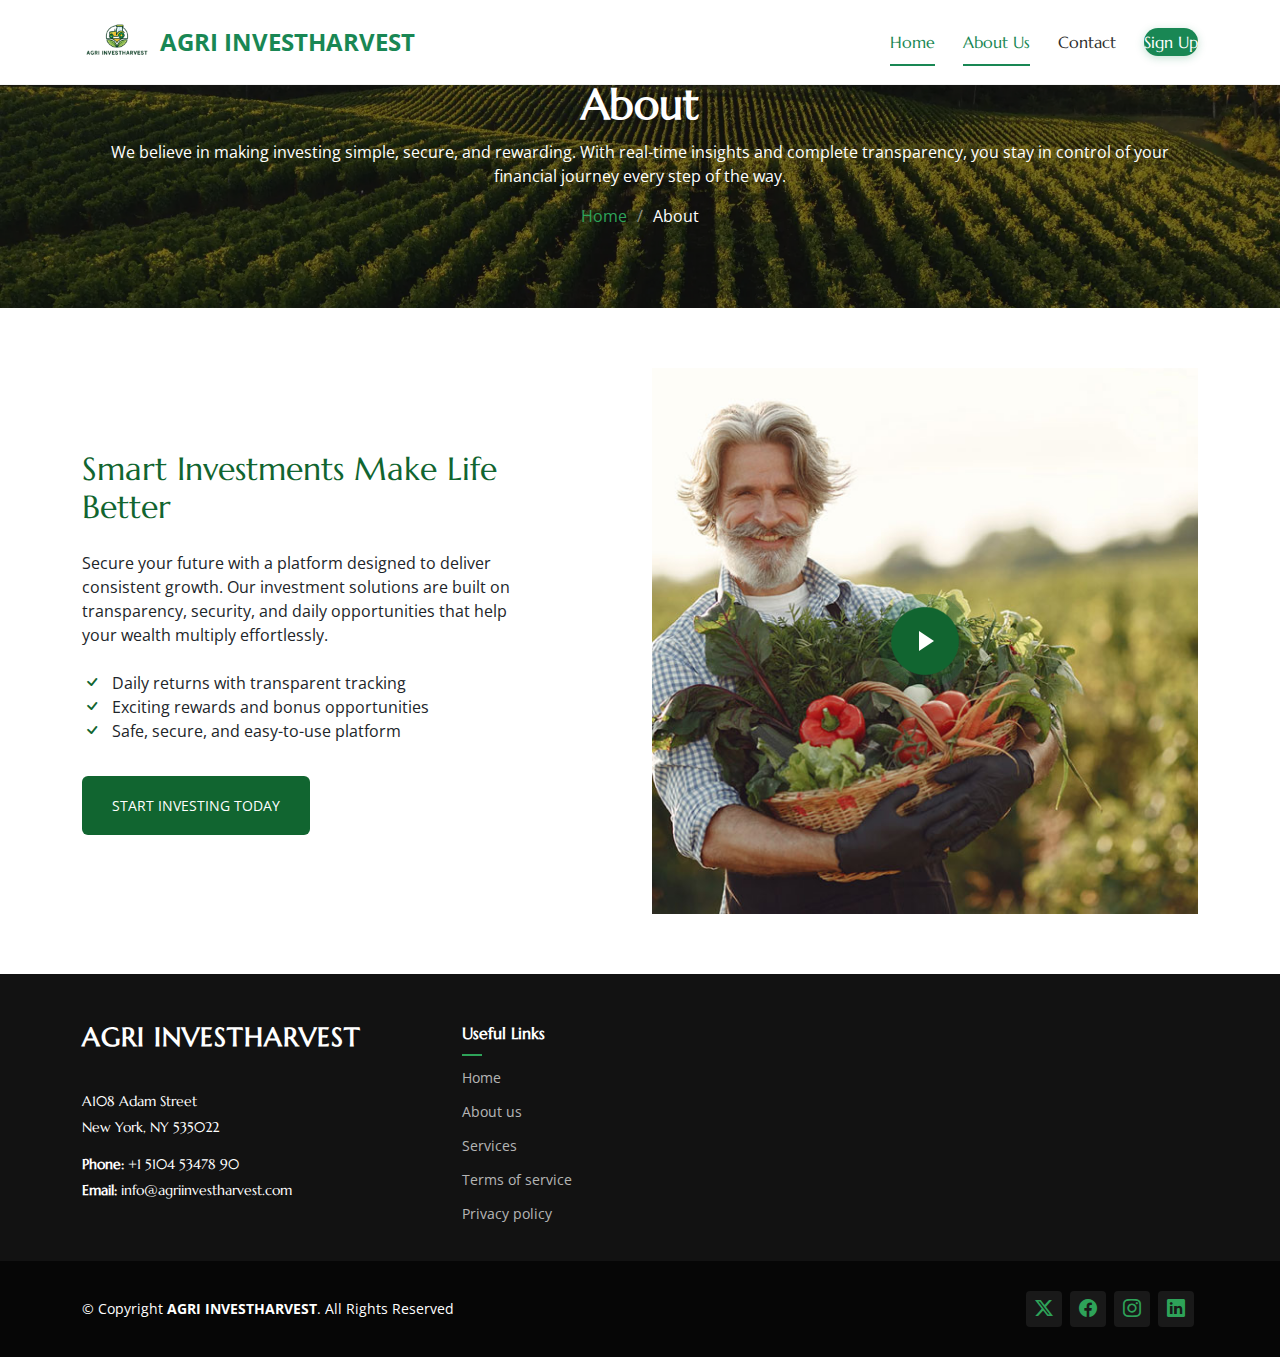
<file: about.html>
<!DOCTYPE html>
<html lang="en">

<head>
  <meta charset="utf-8">
  <meta content="width=device-width, initial-scale=1.0" name="viewport">
  <title>AGRI INVESTHARVEST</title>
  <meta name="description" content="Grow your wealth daily with our secure investment platform. Simplified investing with daily returns, transparent tracking, and exciting lottery rewards for extra earnings. Start building your financial future today.">

<meta name="keywords" content="investment platform, daily returns, wealth growth, online investing, secure investments, passive income, financial freedom, investment rewards, smart investing, lottery rewards, transparent investment">


  <!-- outsourceLogos -->
  <link href="assets/img/logo.png" rel="icon">


  <!-- Fonts -->
  <link href="https://fonts.googleapis.com" rel="preconnect">
  <link href="https://fonts.gstatic.com" rel="preconnect" crossorigin>
  <link
    href="https://fonts.googleapis.com/css2?family=Open+Sans:ital,wght@0,300;0,400;0,500;0,600;0,700;0,800;1,300;1,400;1,500;1,600;1,700;1,800&family=Marcellus:wght@400&display=swap"
    rel="stylesheet">

  <!-- Vendor CSS Files -->
  <link href="assets/vendor/bootstrap/css/bootstrap.min.css" rel="stylesheet">
  <link href="assets/vendor/bootstrap-icons/bootstrap-icons.css" rel="stylesheet">
  <link href="assets/vendor/aos/aos.css" rel="stylesheet">
  <link href="assets/vendor/swiper/swiper-bundle.min.css" rel="stylesheet">
  <link href="assets/vendor/glightbox/css/glightbox.min.css" rel="stylesheet">

  <!-- Main CSS File -->
  <link href="assets/css/main.css" rel="stylesheet">


</head>

<body class="index-page">

  <!-- ====== Header (drop-in) ====== -->
<header id="header" class="header d-flex align-items-center fixed-top bg-white">
  <div class="container-fluid container-xl position-relative d-flex align-items-center justify-content-between">

    <!-- Logo + Brand -->
    <a href="index.html" class="logo d-flex align-items-center text-decoration-none">
      <img src="assets/img/logo.png" alt="Logo" width="70" height="auto">

      <span class="fw-bold text-success fs-4">AGRI INVESTHARVEST</span>
    </a>

    <!-- Navigation (kept your structure) -->
    <nav id="navmenu" class="navmenu" aria-label="Primary">
      <ul>
        <li><a href="index.html" class="active">Home</a></li>
        <li><a href="about.html">About Us</a></li>
        <li><a href="contact.html">Contact</a></li>
        <li><a href="/user/register.php" class="btn-signup">Sign Up</a></li>
      </ul>
      <!-- Mobile toggle (kept your <i>, but made it accessible) -->
      <i class="mobile-nav-toggle d-xl-none bi bi-list" role="button" tabindex="0"
         aria-label="Open menu" aria-controls="navmenu" aria-expanded="false"></i>
    </nav>

  </div>
</header>

<!-- Overlay (click to close on mobile) -->
<div id="nav-overlay" aria-hidden="true"></div>

<!-- OPTIONAL: Bootstrap Icons (for bi-list / bi-x). If you already include this, keep yours. -->
<link href="https://cdn.jsdelivr.net/npm/bootstrap-icons@1.11.3/font/bootstrap-icons.css" rel="stylesheet">

<style>
  /* ====== Base/Header ====== */
  #header {
    padding: 14px 0;
    transition: padding .25s ease, box-shadow .25s ease, background-color .25s ease;
    z-index: 1000;
    background-color: #fff;
    border-bottom: 1px solid rgba(0,0,0,.04);
  }
  #header.scrolled {
    padding: 8px 0;
    box-shadow: 0 6px 24px rgba(0,0,0,.06);
  }

  /* ====== Desktop nav ====== */
  #header .navmenu ul {
    display: flex;
    align-items: center;
    gap: 28px;
    margin: 0;
    padding: 0;
    list-style: none;
  }
  #header .navmenu ul li a {
    display: inline-block;
    position: relative;
    font-weight: 500;
    color: #2d2d2d;
    padding: 6px 0;
    text-decoration: none;
    transition: color .2s ease;
  }
  #header .navmenu ul li a::after {
    content: "";
    position: absolute;
    left: 0; bottom: -6px;
    width: 0;
    height: 2px;
    background: #198754;
    transition: width .25s ease;
  }
  #header .navmenu ul li a:hover,
  #header .navmenu ul li a.active { color: #198754; }
  #header .navmenu ul li a:hover::after,
  #header .navmenu ul li a.active::after { width: 100%; }

  .btn-signup {
    background: #198754;
    color: #fff !important;
    padding: 8px 18px;
    border-radius: 999px;
    font-weight: 600;
    line-height: 1;
    box-shadow: 0 2px 8px rgba(25,135,84,.25);
    transition: box-shadow .25s ease, transform .06s ease, background .2s ease;
  }
  .btn-signup:hover { background: #157347; box-shadow: 0 6px 16px rgba(25,135,84,.28); }
  .btn-signup:active { transform: translateY(1px); }

  /* ====== Mobile: panel + overlay ====== */
  .mobile-nav-toggle {
    font-size: 32px;
    cursor: pointer;
    color: #2d2d2d;
    -webkit-tap-highlight-color: transparent;
    outline: none;
  }

  /* Overlay behind the panel */
  #nav-overlay {
    display: none;
    position: fixed;
    inset: 0;
    background: rgba(0,0,0,.5);
    z-index: 999; /* below menu(1000) but above page */
    opacity: 0;
    transition: opacity .25s ease;
  }
  #nav-overlay.active { display: block; opacity: 1; }

  /* Slide-in panel */
  @media (max-width: 991.98px) {
    #header .navmenu ul {
      position: fixed;
      top: 0;
      right: 0;
      height: 100vh;
      width: min(82vw, 340px);
      flex-direction: column;
      align-items: flex-start;
      gap: 18px;
      padding: 88px 24px 24px;
      background: #fff;
      box-shadow: -10px 0 24px rgba(0,0,0,.10);
      transform: translateX(100%);
      opacity: 0;
      pointer-events: none;
      transition: transform .35s cubic-bezier(.22,.61,.36,1), opacity .25s ease;
      z-index: 1000;
    }
    /* Reveal when body has .mobile-open (robust & conflict-free) */
    body.mobile-open #header .navmenu ul {
      transform: translateX(0);
      opacity: 1;
      pointer-events: auto;
    }

    /* Touch targets */
    #header .navmenu ul li a {
      padding: 10px 2px;
      font-size: 1.05rem;
    }
    /* Remove underline anim on mobile list */
    #header .navmenu ul li a::after { display: none; }
  }

  /* Reduced motion respect */
  @media (prefers-reduced-motion: reduce) {
    * { transition: none !important; animation: none !important; }
  }
</style>

<script>
(function () {
  // Guard against premature execution
  document.addEventListener('DOMContentLoaded', function () {
    const header   = document.getElementById('header');
    const navWrap  = document.getElementById('navmenu');
    const navList  = navWrap ? navWrap.querySelector('ul') : null;
    const toggle   = navWrap ? navWrap.querySelector('.mobile-nav-toggle') : null;
    let overlay = document.getElementById('nav-overlay');

    if (!overlay) {
      overlay = document.createElement('div');
      overlay.id = 'nav-overlay';
      document.body.appendChild(overlay);
    }

    // Scroll shrink effect (debounced)
    let lastY = 0, ticking = false;
    const onScroll = () => {
      lastY = window.scrollY || 0;
      if (!ticking) {
        window.requestAnimationFrame(() => {
          if (header) header.classList.toggle('scrolled', lastY > 50);
          ticking = false;
        });
        ticking = true;
      }
    };
    window.addEventListener('scroll', onScroll, { passive: true });
    onScroll(); // init

    // Helpers
    const openMenu = () => {
      document.body.classList.add('mobile-open');
      overlay.classList.add('active');
      if (toggle) {
        toggle.setAttribute('aria-expanded', 'true');
        if (toggle.classList.contains('bi-list')) toggle.classList.replace('bi-list', 'bi-x');
      }
      // lock scroll
      document.documentElement.style.overflow = 'hidden';
      document.body.style.overflow = 'hidden';
      // focus first link for accessibility
      if (navList) {
        const firstLink = navList.querySelector('a');
        if (firstLink) firstLink.focus({ preventScroll: true });
      }
    };
    const closeMenu = () => {
      document.body.classList.remove('mobile-open');
      overlay.classList.remove('active');
      if (toggle) {
        toggle.setAttribute('aria-expanded', 'false');
        if (toggle.classList.contains('bi-x')) toggle.classList.replace('bi-x', 'bi-list');
      }
      document.documentElement.style.overflow = '';
      document.body.style.overflow = '';
    };
    const isOpen = () => document.body.classList.contains('mobile-open');

    // Toggle via click/keyboard
    if (toggle) {
      toggle.addEventListener('click', () => (isOpen() ? closeMenu() : openMenu()));
      toggle.addEventListener('keydown', (e) => {
        if (e.key === 'Enter' || e.key === ' ') { e.preventDefault(); isOpen() ? closeMenu() : openMenu(); }
      });
    }
    overlay.addEventListener('click', closeMenu);

    // Close on ESC
    document.addEventListener('keydown', (e) => {
      if (e.key === 'Escape' && isOpen()) closeMenu();
    });

    // Close on any nav link click (single-page feel)
    if (navList) {
      navList.addEventListener('click', (e) => {
        const t = e.target;
        if (t && t.tagName === 'A' && isOpen()) closeMenu();
      });
    }

    // Reset on resize to desktop
    const BREAKPOINT = 992; // matches CSS (991.98)
    let prevWide = window.innerWidth >= BREAKPOINT;
    window.addEventListener('resize', () => {
      const wide = window.innerWidth >= BREAKPOINT;
      if (wide && !prevWide) { closeMenu(); }
      prevWide = wide;
    });

    // Auto-activate current link (simple)
    try {
      const here = location.pathname.split('/').pop() || 'index.html';
      if (navList) [...navList.querySelectorAll('a')].forEach(a => {
        const href = (a.getAttribute('href') || '').split('?')[0];
        if (href === here) a.classList.add('active');
      });
    } catch(_) {}
  });
})();
</script>



  <main class="main">

    <!-- Page Title -->
    <div class="page-title dark-background" data-aos="fade"
      style="background-image: url(assets/img/page-title-bg.webp);">
      <div class="container position-relative">
        <h1>About</h1>
        <p>
          We believe in making investing simple, secure, and rewarding. With real-time insights and complete
          transparency, you stay in control of your financial journey every step of the way.
        </p>

        <nav class="breadcrumbs">
          <ol>
            <li><a href="index.html">Home</a></li>
            <li class="current">About</li>
          </ol>
        </nav>
      </div>
    </div><!-- End Page Title -->

    <!-- About 3 Section -->
    <section id="about-3" class="about-3 section">

      <div class="container">
        <div class="row gy-4 justify-content-between align-items-center">
          <div class="col-lg-6 order-lg-2 position-relative" data-aos="zoom-out">
            <img src="assets/img/img_sq_1.jpg" alt="Image" class="img-fluid">
            <a href="https://www.youtube.com/watch?v=Y7f98aduVJ8" class="glightbox pulsating-play-btn">
              <span class="play"><i class="bi bi-play-fill"></i></span>
            </a>
          </div>
          <div class="col-lg-5 order-lg-1" data-aos="fade-up" data-aos-delay="100">
            <h2 class="content-title mb-4">Smart Investments Make Life Better</h2>
            <p class="mb-4">
              Secure your future with a platform designed to deliver consistent growth.
              Our investment solutions are built on transparency, security, and daily
              opportunities that help your wealth multiply effortlessly.
            </p>
            <ul class="list-unstyled list-check">
              <li>Daily returns with transparent tracking</li>
              <li>Exciting rewards and bonus opportunities</li>
              <li>Safe, secure, and easy-to-use platform</li>
            </ul>

            <p><a href="#" class="btn-cta">Start Investing Today</a></p>
          </div>

        </div>
      </div>
    </section><!-- /About 3 Section -->



  

 
  </main>

   <footer id="footer" class="footer dark-background">
    <div class="footer-top">
      <div class="container">
        <div class="row gy-4">
          <div class="col-lg-4 col-md-6 footer-about">
            <a href="index.html" class="logo d-flex align-items-center">
              <span class="sitename">AGRI INVESTHARVEST</span>
            </a>
            <div class="footer-contact pt-3">
              <p>A108 Adam Street</p>
              <p>New York, NY 535022</p>
              <p class="mt-3"><strong>Phone:</strong> <span>+1 5104 53478 90</span></p>
              <p><strong>Email:</strong> <span>info@agriinvestharvest.com</span></p>
            </div>
          </div>

          <div class="col-lg-2 col-md-3 footer-links">
            <h4>Useful Links</h4>
            <ul>
              <li><a href="#">Home</a></li>
              <li><a href="#">About us</a></li>
              <li><a href="#">Services</a></li>
              <li><a href="#">Terms of service</a></li>
              <li><a href="#">Privacy policy</a></li>
            </ul>
          </div>

        

          

        </div>
      </div>
    </div>

    <div class="copyright text-center">
      <div
        class="container d-flex flex-column flex-lg-row justify-content-center justify-content-lg-between align-items-center">

        <div class="d-flex flex-column align-items-center align-items-lg-start">
          <div>
            © Copyright <strong><span>AGRI INVESTHARVEST</span></strong>. All Rights Reserved
          </div>
          
        </div>

        <div class="social-links order-first order-lg-last mb-3 mb-lg-0">
          <a href=""><i class="bi bi-twitter-x"></i></a>
          <a href=""><i class="bi bi-facebook"></i></a>
          <a href=""><i class="bi bi-instagram"></i></a>
          <a href=""><i class="bi bi-linkedin"></i></a>
        </div>

      </div>
    </div>

  </footer>

  <!-- Scroll Top -->
  <a href="#" id="scroll-top" class="scroll-top d-flex align-items-center justify-content-center"><i
      class="bi bi-arrow-up-short"></i></a>

  <!-- Preloader -->
  <div id="preloader"></div>

  <!-- Vendor JS Files -->
  <script src="assets/vendor/bootstrap/js/bootstrap.bundle.min.js"></script>
  <script src="assets/vendor/php-email-form/validate.js"></script>
  <script src="assets/vendor/aos/aos.js"></script>
  <script src="assets/vendor/swiper/swiper-bundle.min.js"></script>
  <script src="assets/vendor/glightbox/js/glightbox.min.js"></script>

  <!-- Main JS File -->
  <script src="assets/js/main.js"></script>

</body>

</html>
</file>
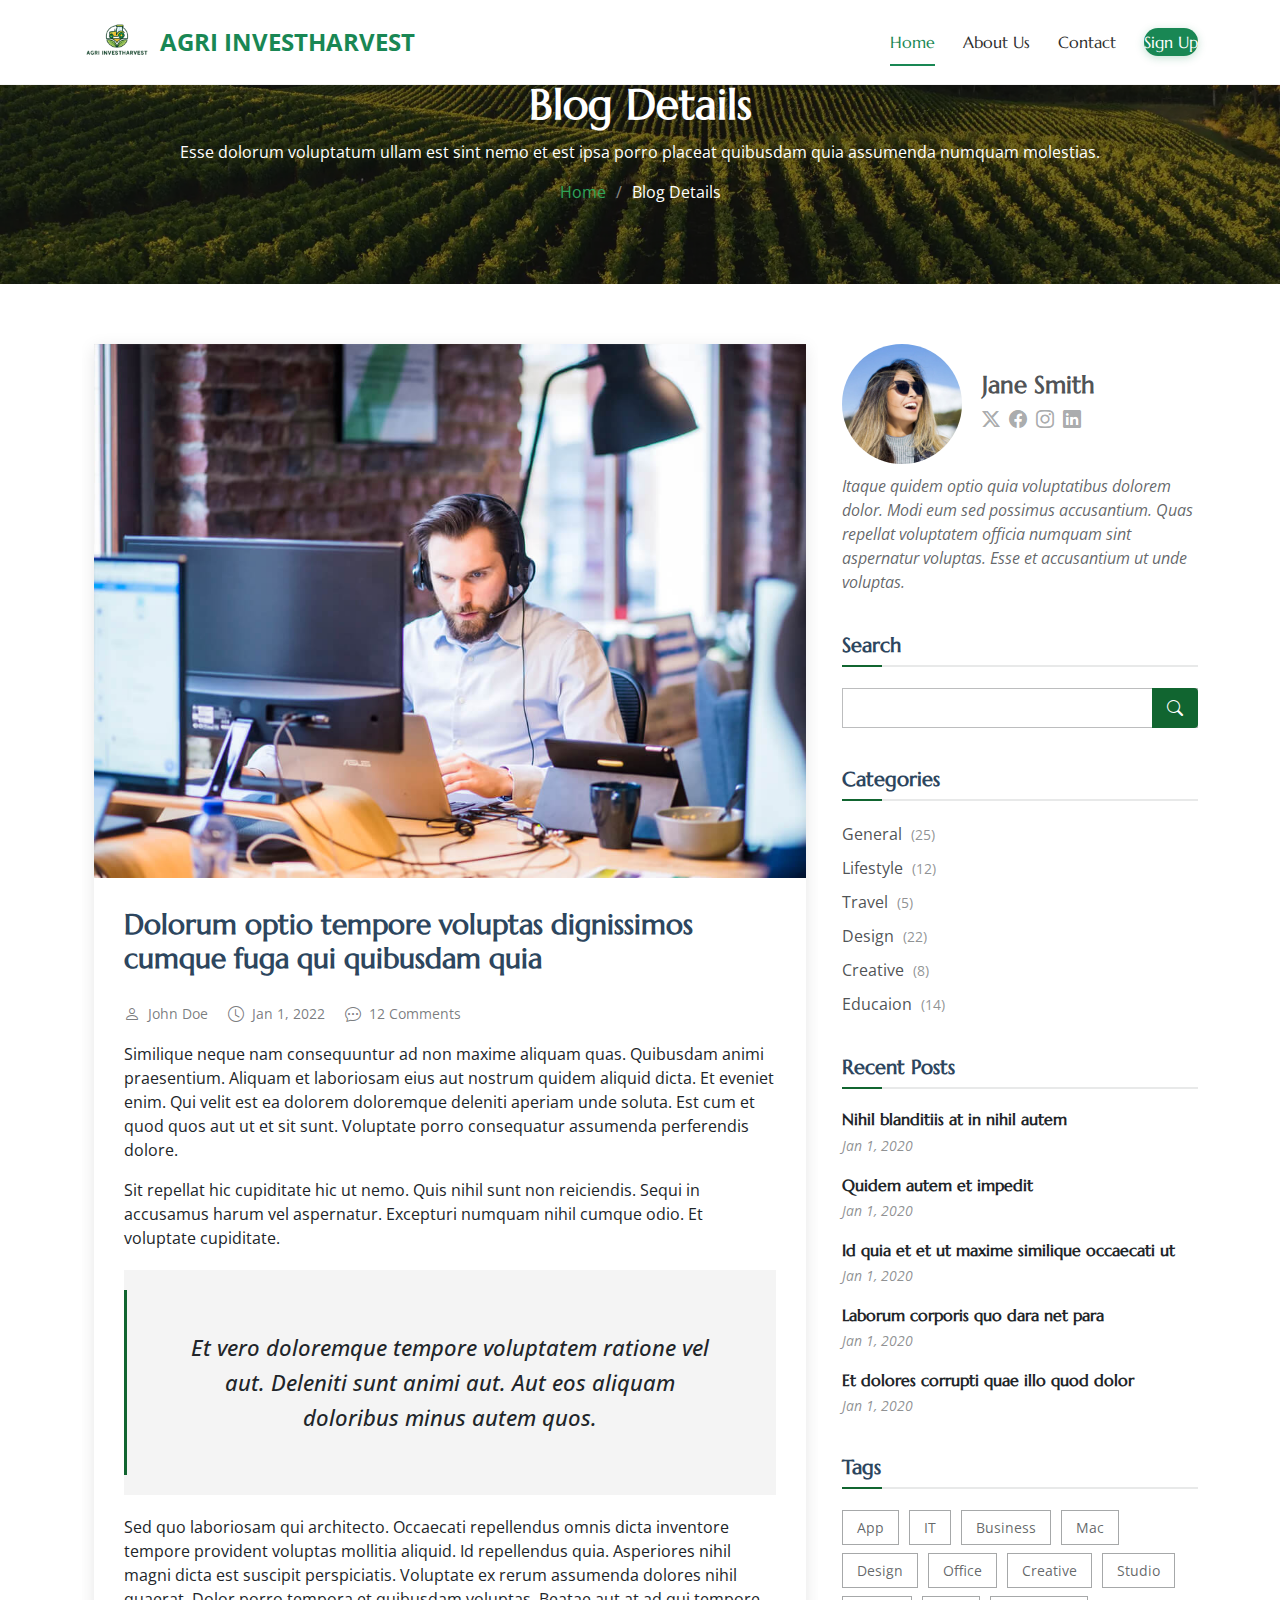
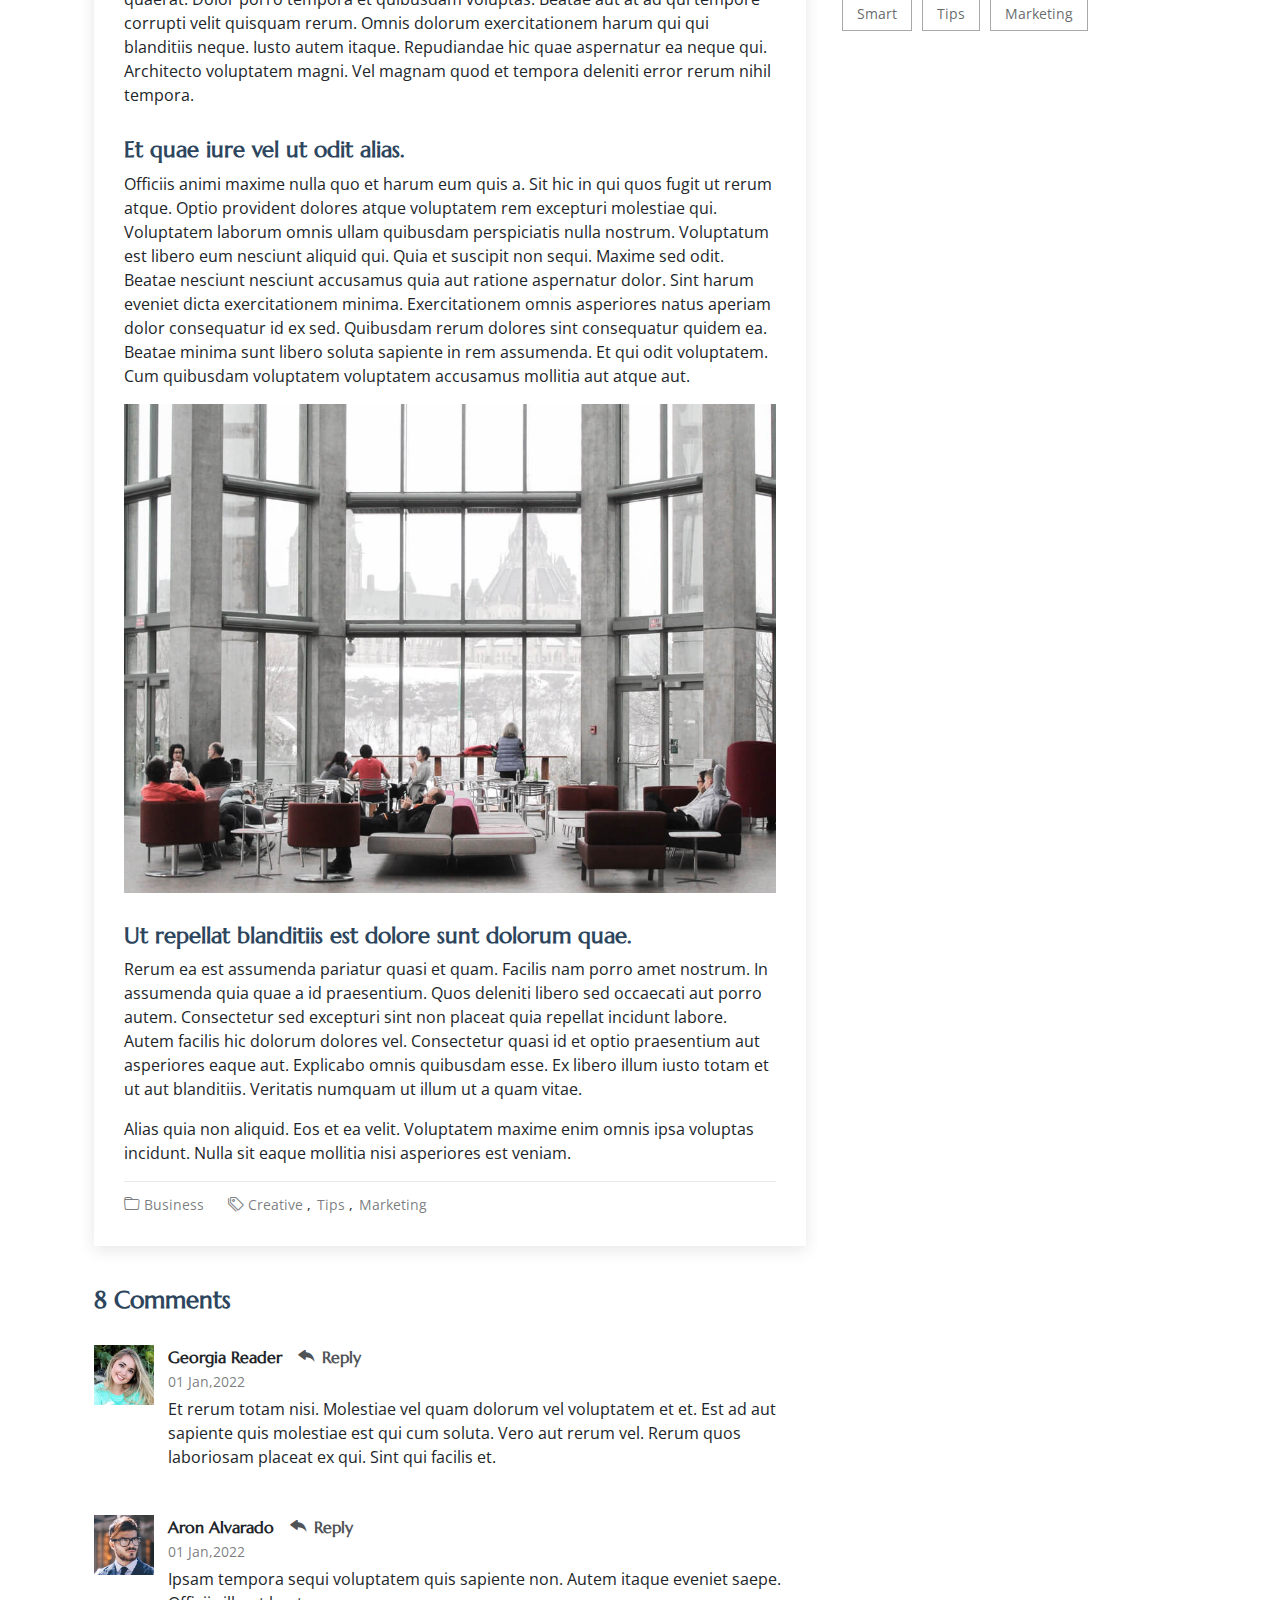
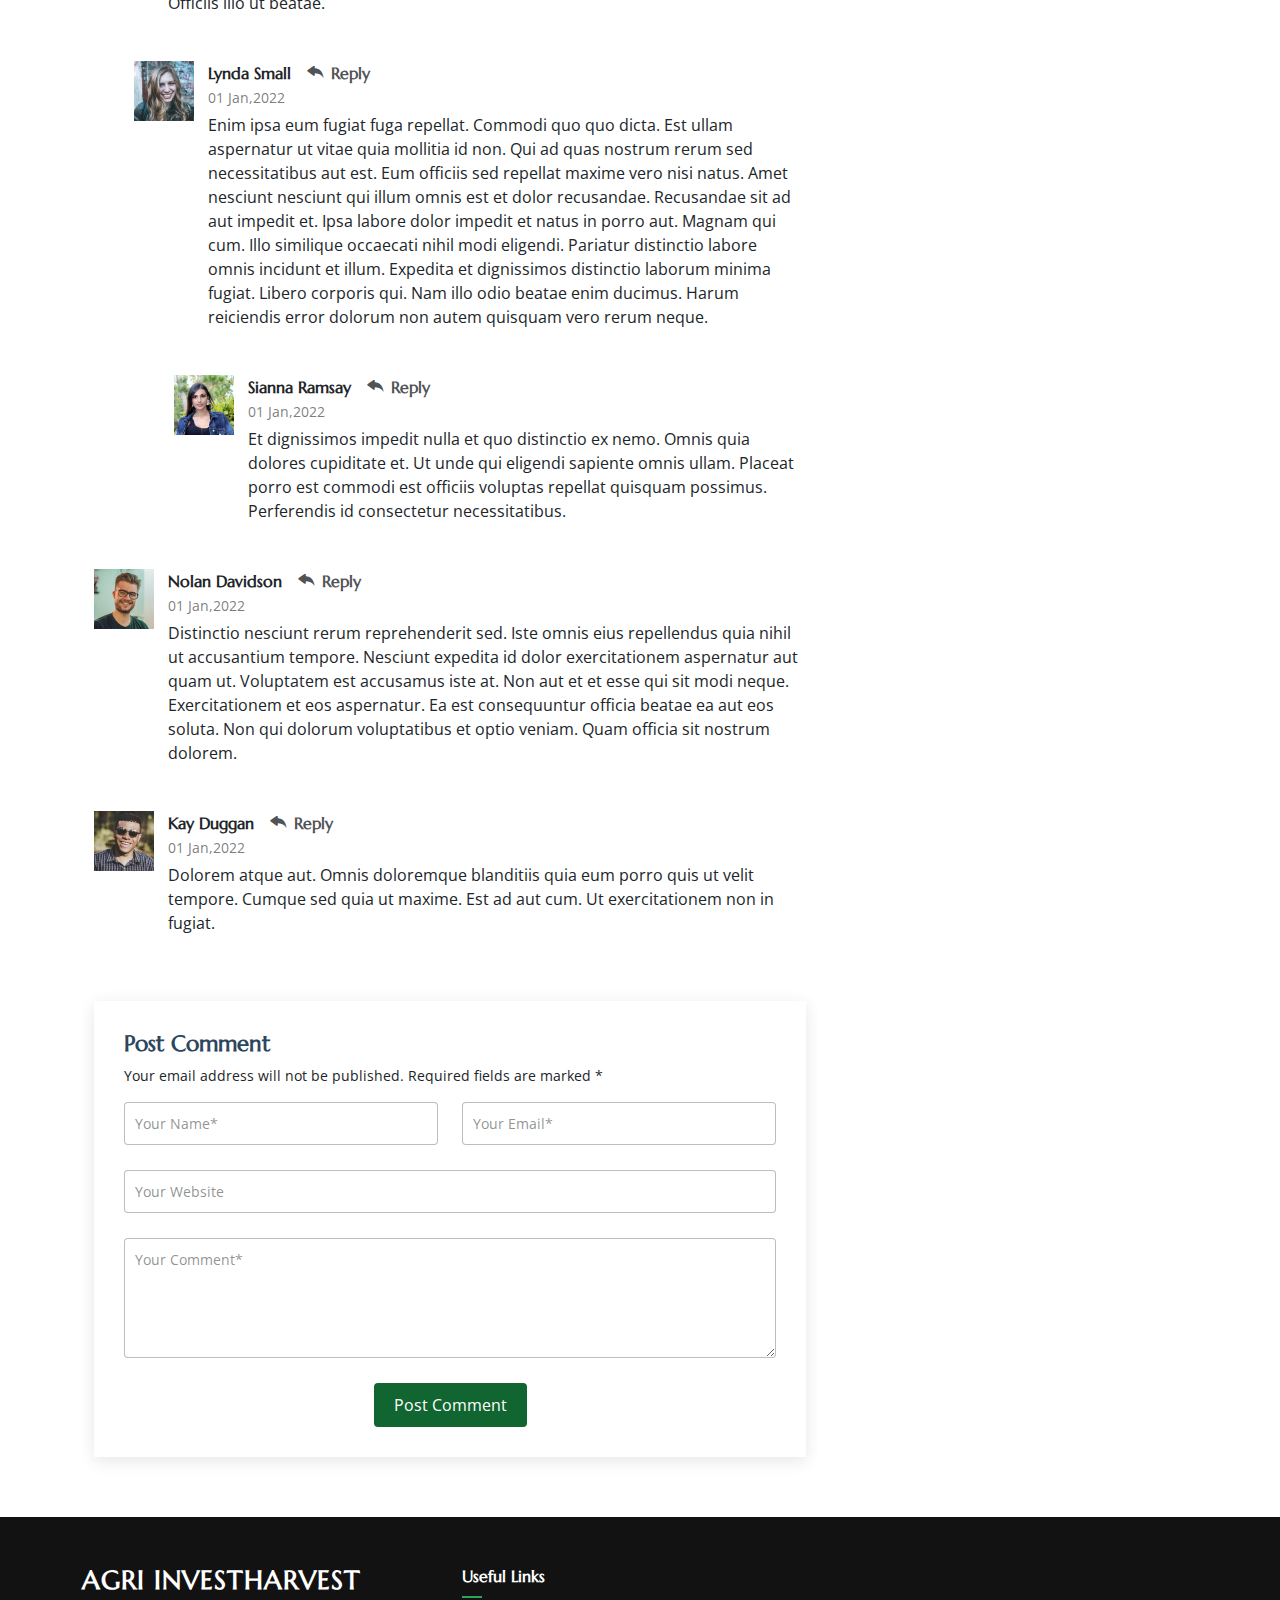
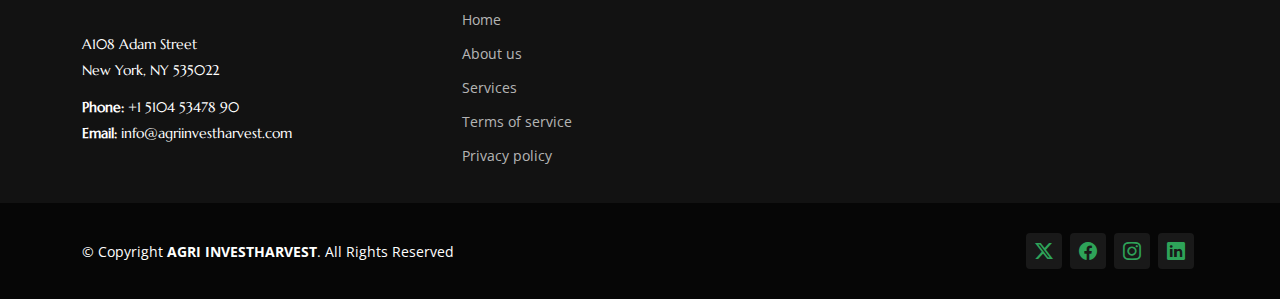
<file: blog-details.html>
<!DOCTYPE html>
<html lang="en">

<head>
  <meta charset="utf-8">
  <meta content="width=device-width, initial-scale=1.0" name="viewport">
  <title>AGRI INVESTHARVEST</title>
  <meta name="description" content="Grow your wealth daily with our secure investment platform. Simplified investing with daily returns, transparent tracking, and exciting lottery rewards for extra earnings. Start building your financial future today.">

<meta name="keywords" content="investment platform, daily returns, wealth growth, online investing, secure investments, passive income, financial freedom, investment rewards, smart investing, lottery rewards, transparent investment">


  <!-- outsourceLogos -->
  <link href="assets/img/outsourceLogo.png" rel="icon">


  <!-- Fonts -->
  <link href="https://fonts.googleapis.com" rel="preconnect">
  <link href="https://fonts.gstatic.com" rel="preconnect" crossorigin>
  <link
    href="https://fonts.googleapis.com/css2?family=Open+Sans:ital,wght@0,300;0,400;0,500;0,600;0,700;0,800;1,300;1,400;1,500;1,600;1,700;1,800&family=Marcellus:wght@400&display=swap"
    rel="stylesheet">

  <!-- Vendor CSS Files -->
  <link href="assets/vendor/bootstrap/css/bootstrap.min.css" rel="stylesheet">
  <link href="assets/vendor/bootstrap-icons/bootstrap-icons.css" rel="stylesheet">
  <link href="assets/vendor/aos/aos.css" rel="stylesheet">
  <link href="assets/vendor/swiper/swiper-bundle.min.css" rel="stylesheet">
  <link href="assets/vendor/glightbox/css/glightbox.min.css" rel="stylesheet">

  <!-- Main CSS File -->
  <link href="assets/css/main.css" rel="stylesheet">


</head>

<body class="index-page">

  <!-- ====== Header (drop-in) ====== -->
<header id="header" class="header d-flex align-items-center fixed-top bg-white">
  <div class="container-fluid container-xl position-relative d-flex align-items-center justify-content-between">

    <!-- Logo + Brand -->
    <a href="index.html" class="logo d-flex align-items-center text-decoration-none">
      <img src="assets/img/logo.png" alt="Logo" width="70" height="auto">

      <span class="fw-bold text-success fs-4">AGRI INVESTHARVEST</span>
    </a>

    <!-- Navigation (kept your structure) -->
    <nav id="navmenu" class="navmenu" aria-label="Primary">
      <ul>
        <li><a href="index.html" class="active">Home</a></li>
        <li><a href="about.html">About Us</a></li>
        <li><a href="contact.html">Contact</a></li>
        <li><a href="signup.html" class="btn-signup">Sign Up</a></li>
      </ul>
      <!-- Mobile toggle (kept your <i>, but made it accessible) -->
      <i class="mobile-nav-toggle d-xl-none bi bi-list" role="button" tabindex="0"
         aria-label="Open menu" aria-controls="navmenu" aria-expanded="false"></i>
    </nav>

  </div>
</header>

<!-- Overlay (click to close on mobile) -->
<div id="nav-overlay" aria-hidden="true"></div>

<!-- OPTIONAL: Bootstrap Icons (for bi-list / bi-x). If you already include this, keep yours. -->
<link href="https://cdn.jsdelivr.net/npm/bootstrap-icons@1.11.3/font/bootstrap-icons.css" rel="stylesheet">

<style>
  /* ====== Base/Header ====== */
  #header {
    padding: 14px 0;
    transition: padding .25s ease, box-shadow .25s ease, background-color .25s ease;
    z-index: 1000;
    background-color: #fff;
    border-bottom: 1px solid rgba(0,0,0,.04);
  }
  #header.scrolled {
    padding: 8px 0;
    box-shadow: 0 6px 24px rgba(0,0,0,.06);
  }

  /* ====== Desktop nav ====== */
  #header .navmenu ul {
    display: flex;
    align-items: center;
    gap: 28px;
    margin: 0;
    padding: 0;
    list-style: none;
  }
  #header .navmenu ul li a {
    display: inline-block;
    position: relative;
    font-weight: 500;
    color: #2d2d2d;
    padding: 6px 0;
    text-decoration: none;
    transition: color .2s ease;
  }
  #header .navmenu ul li a::after {
    content: "";
    position: absolute;
    left: 0; bottom: -6px;
    width: 0;
    height: 2px;
    background: #198754;
    transition: width .25s ease;
  }
  #header .navmenu ul li a:hover,
  #header .navmenu ul li a.active { color: #198754; }
  #header .navmenu ul li a:hover::after,
  #header .navmenu ul li a.active::after { width: 100%; }

  .btn-signup {
    background: #198754;
    color: #fff !important;
    padding: 8px 18px;
    border-radius: 999px;
    font-weight: 600;
    line-height: 1;
    box-shadow: 0 2px 8px rgba(25,135,84,.25);
    transition: box-shadow .25s ease, transform .06s ease, background .2s ease;
  }
  .btn-signup:hover { background: #157347; box-shadow: 0 6px 16px rgba(25,135,84,.28); }
  .btn-signup:active { transform: translateY(1px); }

  /* ====== Mobile: panel + overlay ====== */
  .mobile-nav-toggle {
    font-size: 32px;
    cursor: pointer;
    color: #2d2d2d;
    -webkit-tap-highlight-color: transparent;
    outline: none;
  }

  /* Overlay behind the panel */
  #nav-overlay {
    display: none;
    position: fixed;
    inset: 0;
    background: rgba(0,0,0,.5);
    z-index: 999; /* below menu(1000) but above page */
    opacity: 0;
    transition: opacity .25s ease;
  }
  #nav-overlay.active { display: block; opacity: 1; }

  /* Slide-in panel */
  @media (max-width: 991.98px) {
    #header .navmenu ul {
      position: fixed;
      top: 0;
      right: 0;
      height: 100vh;
      width: min(82vw, 340px);
      flex-direction: column;
      align-items: flex-start;
      gap: 18px;
      padding: 88px 24px 24px;
      background: #fff;
      box-shadow: -10px 0 24px rgba(0,0,0,.10);
      transform: translateX(100%);
      opacity: 0;
      pointer-events: none;
      transition: transform .35s cubic-bezier(.22,.61,.36,1), opacity .25s ease;
      z-index: 1000;
    }
    /* Reveal when body has .mobile-open (robust & conflict-free) */
    body.mobile-open #header .navmenu ul {
      transform: translateX(0);
      opacity: 1;
      pointer-events: auto;
    }

    /* Touch targets */
    #header .navmenu ul li a {
      padding: 10px 2px;
      font-size: 1.05rem;
    }
    /* Remove underline anim on mobile list */
    #header .navmenu ul li a::after { display: none; }
  }

  /* Reduced motion respect */
  @media (prefers-reduced-motion: reduce) {
    * { transition: none !important; animation: none !important; }
  }
</style>

<script>
(function () {
  // Guard against premature execution
  document.addEventListener('DOMContentLoaded', function () {
    const header   = document.getElementById('header');
    const navWrap  = document.getElementById('navmenu');
    const navList  = navWrap ? navWrap.querySelector('ul') : null;
    const toggle   = navWrap ? navWrap.querySelector('.mobile-nav-toggle') : null;
    let overlay = document.getElementById('nav-overlay');

    if (!overlay) {
      overlay = document.createElement('div');
      overlay.id = 'nav-overlay';
      document.body.appendChild(overlay);
    }

    // Scroll shrink effect (debounced)
    let lastY = 0, ticking = false;
    const onScroll = () => {
      lastY = window.scrollY || 0;
      if (!ticking) {
        window.requestAnimationFrame(() => {
          if (header) header.classList.toggle('scrolled', lastY > 50);
          ticking = false;
        });
        ticking = true;
      }
    };
    window.addEventListener('scroll', onScroll, { passive: true });
    onScroll(); // init

    // Helpers
    const openMenu = () => {
      document.body.classList.add('mobile-open');
      overlay.classList.add('active');
      if (toggle) {
        toggle.setAttribute('aria-expanded', 'true');
        if (toggle.classList.contains('bi-list')) toggle.classList.replace('bi-list', 'bi-x');
      }
      // lock scroll
      document.documentElement.style.overflow = 'hidden';
      document.body.style.overflow = 'hidden';
      // focus first link for accessibility
      if (navList) {
        const firstLink = navList.querySelector('a');
        if (firstLink) firstLink.focus({ preventScroll: true });
      }
    };
    const closeMenu = () => {
      document.body.classList.remove('mobile-open');
      overlay.classList.remove('active');
      if (toggle) {
        toggle.setAttribute('aria-expanded', 'false');
        if (toggle.classList.contains('bi-x')) toggle.classList.replace('bi-x', 'bi-list');
      }
      document.documentElement.style.overflow = '';
      document.body.style.overflow = '';
    };
    const isOpen = () => document.body.classList.contains('mobile-open');

    // Toggle via click/keyboard
    if (toggle) {
      toggle.addEventListener('click', () => (isOpen() ? closeMenu() : openMenu()));
      toggle.addEventListener('keydown', (e) => {
        if (e.key === 'Enter' || e.key === ' ') { e.preventDefault(); isOpen() ? closeMenu() : openMenu(); }
      });
    }
    overlay.addEventListener('click', closeMenu);

    // Close on ESC
    document.addEventListener('keydown', (e) => {
      if (e.key === 'Escape' && isOpen()) closeMenu();
    });

    // Close on any nav link click (single-page feel)
    if (navList) {
      navList.addEventListener('click', (e) => {
        const t = e.target;
        if (t && t.tagName === 'A' && isOpen()) closeMenu();
      });
    }

    // Reset on resize to desktop
    const BREAKPOINT = 992; // matches CSS (991.98)
    let prevWide = window.innerWidth >= BREAKPOINT;
    window.addEventListener('resize', () => {
      const wide = window.innerWidth >= BREAKPOINT;
      if (wide && !prevWide) { closeMenu(); }
      prevWide = wide;
    });

    // Auto-activate current link (simple)
    try {
      const here = location.pathname.split('/').pop() || 'index.html';
      if (navList) [...navList.querySelectorAll('a')].forEach(a => {
        const href = (a.getAttribute('href') || '').split('?')[0];
        if (href === here) a.classList.add('active');
      });
    } catch(_) {}
  });
})();
</script>



  <main class="main">

    <!-- Page Title -->
    <div class="page-title dark-background" data-aos="fade" style="background-image: url(assets/img/page-title-bg.webp);">
      <div class="container position-relative">
        <h1>Blog Details</h1>
        <p>Esse dolorum voluptatum ullam est sint nemo et est ipsa porro placeat quibusdam quia assumenda numquam molestias.</p>
        <nav class="breadcrumbs">
          <ol>
            <li><a href="index.html">Home</a></li>
            <li class="current">Blog Details</li>
          </ol>
        </nav>
      </div>
    </div><!-- End Page Title -->

    <div class="container">
      <div class="row">

        <div class="col-lg-8">

          <!-- Blog Details Section -->
          <section id="blog-details" class="blog-details section">
            <div class="container">

              <article class="article">

                <div class="post-img">
                  <img src="assets/img/blog/blog-1.jpg" alt="" class="img-fluid">
                </div>

                <h2 class="title">Dolorum optio tempore voluptas dignissimos cumque fuga qui quibusdam quia</h2>

                <div class="meta-top">
                  <ul>
                    <li class="d-flex align-items-center"><i class="bi bi-person"></i> <a href="blog-details.html">John Doe</a></li>
                    <li class="d-flex align-items-center"><i class="bi bi-clock"></i> <a href="blog-details.html"><time datetime="2020-01-01">Jan 1, 2022</time></a></li>
                    <li class="d-flex align-items-center"><i class="bi bi-chat-dots"></i> <a href="blog-details.html">12 Comments</a></li>
                  </ul>
                </div><!-- End meta top -->

                <div class="content">
                  <p>
                    Similique neque nam consequuntur ad non maxime aliquam quas. Quibusdam animi praesentium. Aliquam et laboriosam eius aut nostrum quidem aliquid dicta.
                    Et eveniet enim. Qui velit est ea dolorem doloremque deleniti aperiam unde soluta. Est cum et quod quos aut ut et sit sunt. Voluptate porro consequatur assumenda perferendis dolore.
                  </p>

                  <p>
                    Sit repellat hic cupiditate hic ut nemo. Quis nihil sunt non reiciendis. Sequi in accusamus harum vel aspernatur. Excepturi numquam nihil cumque odio. Et voluptate cupiditate.
                  </p>

                  <blockquote>
                    <p>
                      Et vero doloremque tempore voluptatem ratione vel aut. Deleniti sunt animi aut. Aut eos aliquam doloribus minus autem quos.
                    </p>
                  </blockquote>

                  <p>
                    Sed quo laboriosam qui architecto. Occaecati repellendus omnis dicta inventore tempore provident voluptas mollitia aliquid. Id repellendus quia. Asperiores nihil magni dicta est suscipit perspiciatis. Voluptate ex rerum assumenda dolores nihil quaerat.
                    Dolor porro tempora et quibusdam voluptas. Beatae aut at ad qui tempore corrupti velit quisquam rerum. Omnis dolorum exercitationem harum qui qui blanditiis neque.
                    Iusto autem itaque. Repudiandae hic quae aspernatur ea neque qui. Architecto voluptatem magni. Vel magnam quod et tempora deleniti error rerum nihil tempora.
                  </p>

                  <h3>Et quae iure vel ut odit alias.</h3>
                  <p>
                    Officiis animi maxime nulla quo et harum eum quis a. Sit hic in qui quos fugit ut rerum atque. Optio provident dolores atque voluptatem rem excepturi molestiae qui. Voluptatem laborum omnis ullam quibusdam perspiciatis nulla nostrum. Voluptatum est libero eum nesciunt aliquid qui.
                    Quia et suscipit non sequi. Maxime sed odit. Beatae nesciunt nesciunt accusamus quia aut ratione aspernatur dolor. Sint harum eveniet dicta exercitationem minima. Exercitationem omnis asperiores natus aperiam dolor consequatur id ex sed. Quibusdam rerum dolores sint consequatur quidem ea.
                    Beatae minima sunt libero soluta sapiente in rem assumenda. Et qui odit voluptatem. Cum quibusdam voluptatem voluptatem accusamus mollitia aut atque aut.
                  </p>
                  <img src="assets/img/blog/blog-inside-post.jpg" class="img-fluid" alt="">

                  <h3>Ut repellat blanditiis est dolore sunt dolorum quae.</h3>
                  <p>
                    Rerum ea est assumenda pariatur quasi et quam. Facilis nam porro amet nostrum. In assumenda quia quae a id praesentium. Quos deleniti libero sed occaecati aut porro autem. Consectetur sed excepturi sint non placeat quia repellat incidunt labore. Autem facilis hic dolorum dolores vel.
                    Consectetur quasi id et optio praesentium aut asperiores eaque aut. Explicabo omnis quibusdam esse. Ex libero illum iusto totam et ut aut blanditiis. Veritatis numquam ut illum ut a quam vitae.
                  </p>
                  <p>
                    Alias quia non aliquid. Eos et ea velit. Voluptatem maxime enim omnis ipsa voluptas incidunt. Nulla sit eaque mollitia nisi asperiores est veniam.
                  </p>

                </div><!-- End post content -->

                <div class="meta-bottom">
                  <i class="bi bi-folder"></i>
                  <ul class="cats">
                    <li><a href="#">Business</a></li>
                  </ul>

                  <i class="bi bi-tags"></i>
                  <ul class="tags">
                    <li><a href="#">Creative</a></li>
                    <li><a href="#">Tips</a></li>
                    <li><a href="#">Marketing</a></li>
                  </ul>
                </div><!-- End meta bottom -->

              </article>

            </div>
          </section><!-- /Blog Details Section -->

          <!-- Blog Comments Section -->
          <section id="blog-comments" class="blog-comments section">

            <div class="container">

              <h4 class="comments-count">8 Comments</h4>

              <div id="comment-1" class="comment">
                <div class="d-flex">
                  <div class="comment-img"><img src="assets/img/blog/comments-1.jpg" alt=""></div>
                  <div>
                    <h5><a href="">Georgia Reader</a> <a href="#" class="reply"><i class="bi bi-reply-fill"></i> Reply</a></h5>
                    <time datetime="2020-01-01">01 Jan,2022</time>
                    <p>
                      Et rerum totam nisi. Molestiae vel quam dolorum vel voluptatem et et. Est ad aut sapiente quis molestiae est qui cum soluta.
                      Vero aut rerum vel. Rerum quos laboriosam placeat ex qui. Sint qui facilis et.
                    </p>
                  </div>
                </div>
              </div><!-- End comment #1 -->

              <div id="comment-2" class="comment">
                <div class="d-flex">
                  <div class="comment-img"><img src="assets/img/blog/comments-2.jpg" alt=""></div>
                  <div>
                    <h5><a href="">Aron Alvarado</a> <a href="#" class="reply"><i class="bi bi-reply-fill"></i> Reply</a></h5>
                    <time datetime="2020-01-01">01 Jan,2022</time>
                    <p>
                      Ipsam tempora sequi voluptatem quis sapiente non. Autem itaque eveniet saepe. Officiis illo ut beatae.
                    </p>
                  </div>
                </div>

                <div id="comment-reply-1" class="comment comment-reply">
                  <div class="d-flex">
                    <div class="comment-img"><img src="assets/img/blog/comments-3.jpg" alt=""></div>
                    <div>
                      <h5><a href="">Lynda Small</a> <a href="#" class="reply"><i class="bi bi-reply-fill"></i> Reply</a></h5>
                      <time datetime="2020-01-01">01 Jan,2022</time>
                      <p>
                        Enim ipsa eum fugiat fuga repellat. Commodi quo quo dicta. Est ullam aspernatur ut vitae quia mollitia id non. Qui ad quas nostrum rerum sed necessitatibus aut est. Eum officiis sed repellat maxime vero nisi natus. Amet nesciunt nesciunt qui illum omnis est et dolor recusandae.

                        Recusandae sit ad aut impedit et. Ipsa labore dolor impedit et natus in porro aut. Magnam qui cum. Illo similique occaecati nihil modi eligendi. Pariatur distinctio labore omnis incidunt et illum. Expedita et dignissimos distinctio laborum minima fugiat.

                        Libero corporis qui. Nam illo odio beatae enim ducimus. Harum reiciendis error dolorum non autem quisquam vero rerum neque.
                      </p>
                    </div>
                  </div>

                  <div id="comment-reply-2" class="comment comment-reply">
                    <div class="d-flex">
                      <div class="comment-img"><img src="assets/img/blog/comments-4.jpg" alt=""></div>
                      <div>
                        <h5><a href="">Sianna Ramsay</a> <a href="#" class="reply"><i class="bi bi-reply-fill"></i> Reply</a></h5>
                        <time datetime="2020-01-01">01 Jan,2022</time>
                        <p>
                          Et dignissimos impedit nulla et quo distinctio ex nemo. Omnis quia dolores cupiditate et. Ut unde qui eligendi sapiente omnis ullam. Placeat porro est commodi est officiis voluptas repellat quisquam possimus. Perferendis id consectetur necessitatibus.
                        </p>
                      </div>
                    </div>

                  </div><!-- End comment reply #2-->

                </div><!-- End comment reply #1-->

              </div><!-- End comment #2-->

              <div id="comment-3" class="comment">
                <div class="d-flex">
                  <div class="comment-img"><img src="assets/img/blog/comments-5.jpg" alt=""></div>
                  <div>
                    <h5><a href="">Nolan Davidson</a> <a href="#" class="reply"><i class="bi bi-reply-fill"></i> Reply</a></h5>
                    <time datetime="2020-01-01">01 Jan,2022</time>
                    <p>
                      Distinctio nesciunt rerum reprehenderit sed. Iste omnis eius repellendus quia nihil ut accusantium tempore. Nesciunt expedita id dolor exercitationem aspernatur aut quam ut. Voluptatem est accusamus iste at.
                      Non aut et et esse qui sit modi neque. Exercitationem et eos aspernatur. Ea est consequuntur officia beatae ea aut eos soluta. Non qui dolorum voluptatibus et optio veniam. Quam officia sit nostrum dolorem.
                    </p>
                  </div>
                </div>

              </div><!-- End comment #3 -->

              <div id="comment-4" class="comment">
                <div class="d-flex">
                  <div class="comment-img"><img src="assets/img/blog/comments-6.jpg" alt=""></div>
                  <div>
                    <h5><a href="">Kay Duggan</a> <a href="#" class="reply"><i class="bi bi-reply-fill"></i> Reply</a></h5>
                    <time datetime="2020-01-01">01 Jan,2022</time>
                    <p>
                      Dolorem atque aut. Omnis doloremque blanditiis quia eum porro quis ut velit tempore. Cumque sed quia ut maxime. Est ad aut cum. Ut exercitationem non in fugiat.
                    </p>
                  </div>
                </div>

              </div><!-- End comment #4 -->

            </div>

          </section><!-- /Blog Comments Section -->

          <!-- Comment Form Section -->
          <section id="comment-form" class="comment-form section">
            <div class="container">

              <form action="">

                <h4>Post Comment</h4>
                <p>Your email address will not be published. Required fields are marked * </p>
                <div class="row">
                  <div class="col-md-6 form-group">
                    <input name="name" type="text" class="form-control" placeholder="Your Name*">
                  </div>
                  <div class="col-md-6 form-group">
                    <input name="email" type="text" class="form-control" placeholder="Your Email*">
                  </div>
                </div>
                <div class="row">
                  <div class="col form-group">
                    <input name="website" type="text" class="form-control" placeholder="Your Website">
                  </div>
                </div>
                <div class="row">
                  <div class="col form-group">
                    <textarea name="comment" class="form-control" placeholder="Your Comment*"></textarea>
                  </div>
                </div>

                <div class="text-center">
                  <button type="submit" class="btn btn-primary">Post Comment</button>
                </div>

              </form>

            </div>
          </section><!-- /Comment Form Section -->

        </div>

        <div class="col-lg-4 sidebar">

          <div class="widgets-container">

            <!-- Blog Author Widget -->
            <div class="blog-author-widget widget-item">

              <div class="d-flex flex-column align-items-center">
                <div class="d-flex align-items-center w-100">
                  <img src="assets/img/blog/blog-author.jpg" class="rounded-circle flex-shrink-0" alt="">
                  <div>
                    <h4>Jane Smith</h4>
                    <div class="social-links">
                      <a href="https://x.com/#"><i class="bi bi-twitter-x"></i></a>
                      <a href="https://facebook.com/#"><i class="bi bi-facebook"></i></a>
                      <a href="https://instagram.com/#"><i class="biu bi-instagram"></i></a>
                      <a href="https://instagram.com/#"><i class="biu bi-linkedin"></i></a>
                    </div>
                  </div>
                </div>

                <p>
                  Itaque quidem optio quia voluptatibus dolorem dolor. Modi eum sed possimus accusantium. Quas repellat voluptatem officia numquam sint aspernatur voluptas. Esse et accusantium ut unde voluptas.
                </p>

              </div>

            </div><!--/Blog Author Widget -->

            <!-- Search Widget -->
            <div class="search-widget widget-item">

              <h3 class="widget-title">Search</h3>
              <form action="">
                <input type="text">
                <button type="submit" title="Search"><i class="bi bi-search"></i></button>
              </form>

            </div><!--/Search Widget -->

            <!-- Categories Widget -->
            <div class="categories-widget widget-item">

              <h3 class="widget-title">Categories</h3>
              <ul class="mt-3">
                <li><a href="#">General <span>(25)</span></a></li>
                <li><a href="#">Lifestyle <span>(12)</span></a></li>
                <li><a href="#">Travel <span>(5)</span></a></li>
                <li><a href="#">Design <span>(22)</span></a></li>
                <li><a href="#">Creative <span>(8)</span></a></li>
                <li><a href="#">Educaion <span>(14)</span></a></li>
              </ul>

            </div><!--/Categories Widget -->

            <!-- Recent Posts Widget 2 -->
            <div class="recent-posts-widget-2 widget-item">

              <h3 class="widget-title">Recent Posts</h3>

              <div class="post-item">
                <h4><a href="blog-details.html">Nihil blanditiis at in nihil autem</a></h4>
                <time datetime="2020-01-01">Jan 1, 2020</time>
              </div><!-- End recent post item-->

              <div class="post-item">
                <h4><a href="blog-details.html">Quidem autem et impedit</a></h4>
                <time datetime="2020-01-01">Jan 1, 2020</time>
              </div><!-- End recent post item-->

              <div class="post-item">
                <h4><a href="blog-details.html">Id quia et et ut maxime similique occaecati ut</a></h4>
                <time datetime="2020-01-01">Jan 1, 2020</time>
              </div><!-- End recent post item-->

              <div class="post-item">
                <h4><a href="blog-details.html">Laborum corporis quo dara net para</a></h4>
                <time datetime="2020-01-01">Jan 1, 2020</time>
              </div><!-- End recent post item-->

              <div class="post-item">
                <h4><a href="blog-details.html">Et dolores corrupti quae illo quod dolor</a></h4>
                <time datetime="2020-01-01">Jan 1, 2020</time>
              </div><!-- End recent post item-->

            </div><!--/Recent Posts Widget 2 -->

            <!-- Tags Widget -->
            <div class="tags-widget widget-item">

              <h3 class="widget-title">Tags</h3>
              <ul>
                <li><a href="#">App</a></li>
                <li><a href="#">IT</a></li>
                <li><a href="#">Business</a></li>
                <li><a href="#">Mac</a></li>
                <li><a href="#">Design</a></li>
                <li><a href="#">Office</a></li>
                <li><a href="#">Creative</a></li>
                <li><a href="#">Studio</a></li>
                <li><a href="#">Smart</a></li>
                <li><a href="#">Tips</a></li>
                <li><a href="#">Marketing</a></li>
              </ul>

            </div><!--/Tags Widget -->

          </div>

        </div>

      </div>
    </div>

  </main>

 <footer id="footer" class="footer dark-background">
    <div class="footer-top">
      <div class="container">
        <div class="row gy-4">
          <div class="col-lg-4 col-md-6 footer-about">
            <a href="index.html" class="logo d-flex align-items-center">
              <span class="sitename">AGRI INVESTHARVEST</span>
            </a>
            <div class="footer-contact pt-3">
              <p>A108 Adam Street</p>
              <p>New York, NY 535022</p>
              <p class="mt-3"><strong>Phone:</strong> <span>+1 5104 53478 90</span></p>
              <p><strong>Email:</strong> <span>info@agriinvestharvest.com</span></p>
            </div>
          </div>

          <div class="col-lg-2 col-md-3 footer-links">
            <h4>Useful Links</h4>
            <ul>
              <li><a href="#">Home</a></li>
              <li><a href="#">About us</a></li>
              <li><a href="#">Services</a></li>
              <li><a href="#">Terms of service</a></li>
              <li><a href="#">Privacy policy</a></li>
            </ul>
          </div>

        

          

        </div>
      </div>
    </div>

    <div class="copyright text-center">
      <div
        class="container d-flex flex-column flex-lg-row justify-content-center justify-content-lg-between align-items-center">

        <div class="d-flex flex-column align-items-center align-items-lg-start">
          <div>
            © Copyright <strong><span>AGRI INVESTHARVEST</span></strong>. All Rights Reserved
          </div>
          
        </div>

        <div class="social-links order-first order-lg-last mb-3 mb-lg-0">
          <a href=""><i class="bi bi-twitter-x"></i></a>
          <a href=""><i class="bi bi-facebook"></i></a>
          <a href=""><i class="bi bi-instagram"></i></a>
          <a href=""><i class="bi bi-linkedin"></i></a>
        </div>

      </div>
    </div>

  </footer>


  <!-- Scroll Top -->
  <a href="#" id="scroll-top" class="scroll-top d-flex align-items-center justify-content-center"><i class="bi bi-arrow-up-short"></i></a>

  <!-- Preloader -->
  <div id="preloader"></div>

  <!-- Vendor JS Files -->
  <script src="assets/vendor/bootstrap/js/bootstrap.bundle.min.js"></script>
  <script src="assets/vendor/php-email-form/validate.js"></script>
  <script src="assets/vendor/aos/aos.js"></script>
  <script src="assets/vendor/swiper/swiper-bundle.min.js"></script>
  <script src="assets/vendor/glightbox/js/glightbox.min.js"></script>

  <!-- Main JS File -->
  <script src="assets/js/main.js"></script>

</body>

</html>
</file>
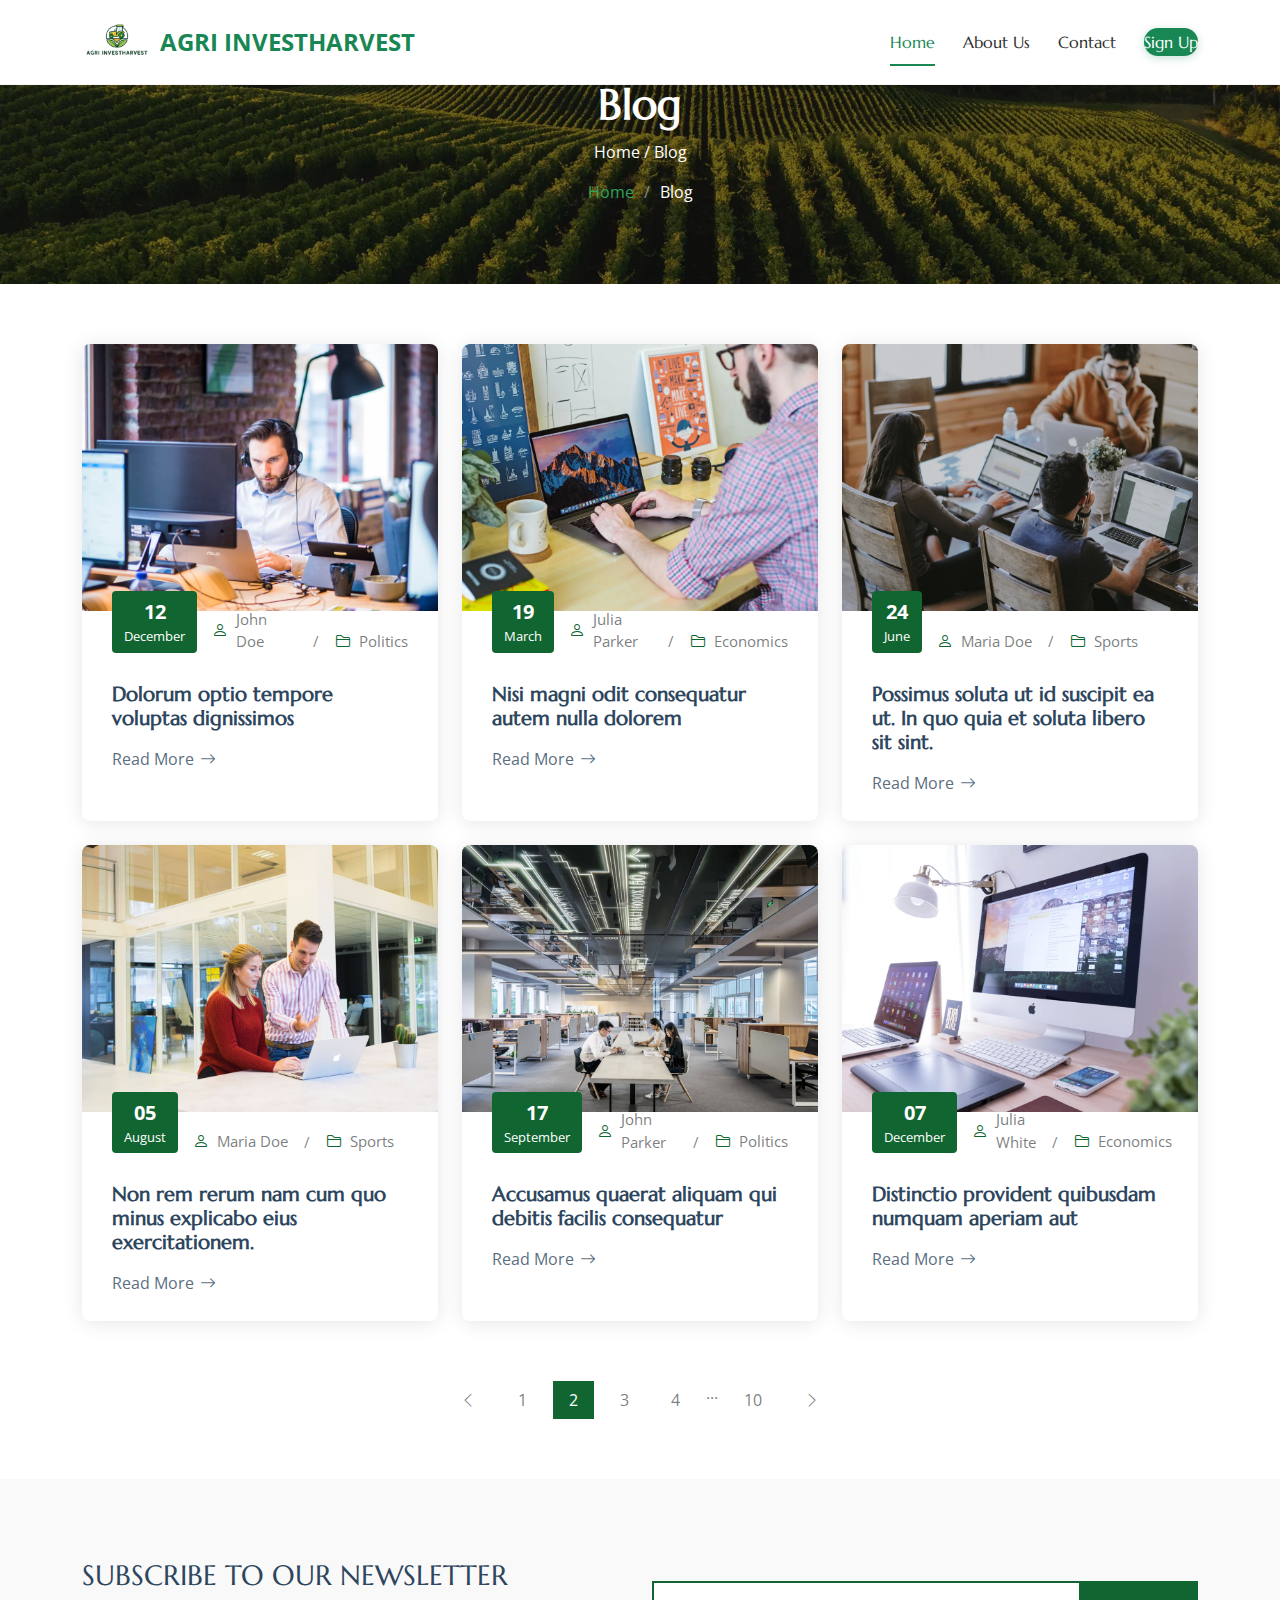
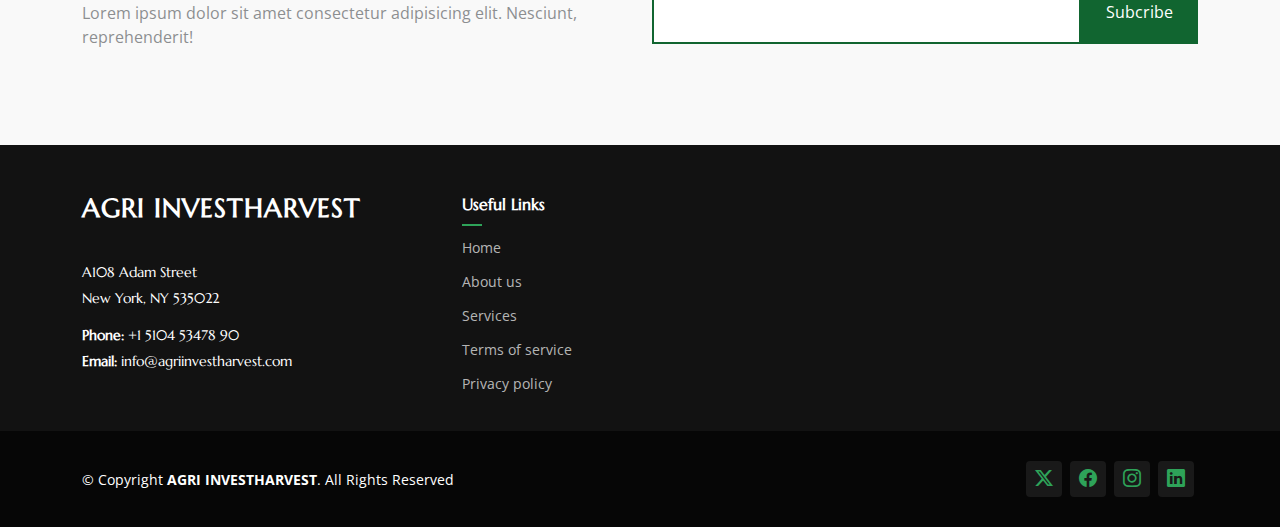
<file: blog.html>
<!DOCTYPE html>
<html lang="en">

<head>
  <meta charset="utf-8">
  <meta content="width=device-width, initial-scale=1.0" name="viewport">
  <title>AGRI INVESTHARVEST</title>
  <meta name="description" content="Grow your wealth daily with our secure investment platform. Simplified investing with daily returns, transparent tracking, and exciting lottery rewards for extra earnings. Start building your financial future today.">

<meta name="keywords" content="investment platform, daily returns, wealth growth, online investing, secure investments, passive income, financial freedom, investment rewards, smart investing, lottery rewards, transparent investment">


  <!-- outsourceLogos -->
  <link href="assets/img/outsourceLogo.png" rel="icon">


  <!-- Fonts -->
  <link href="https://fonts.googleapis.com" rel="preconnect">
  <link href="https://fonts.gstatic.com" rel="preconnect" crossorigin>
  <link
    href="https://fonts.googleapis.com/css2?family=Open+Sans:ital,wght@0,300;0,400;0,500;0,600;0,700;0,800;1,300;1,400;1,500;1,600;1,700;1,800&family=Marcellus:wght@400&display=swap"
    rel="stylesheet">

  <!-- Vendor CSS Files -->
  <link href="assets/vendor/bootstrap/css/bootstrap.min.css" rel="stylesheet">
  <link href="assets/vendor/bootstrap-icons/bootstrap-icons.css" rel="stylesheet">
  <link href="assets/vendor/aos/aos.css" rel="stylesheet">
  <link href="assets/vendor/swiper/swiper-bundle.min.css" rel="stylesheet">
  <link href="assets/vendor/glightbox/css/glightbox.min.css" rel="stylesheet">

  <!-- Main CSS File -->
  <link href="assets/css/main.css" rel="stylesheet">


</head>

<body class="index-page">

  <!-- ====== Header (drop-in) ====== -->
<header id="header" class="header d-flex align-items-center fixed-top bg-white">
  <div class="container-fluid container-xl position-relative d-flex align-items-center justify-content-between">

    <!-- Logo + Brand -->
    <a href="index.html" class="logo d-flex align-items-center text-decoration-none">
      <img src="assets/img/logo.png" alt="Logo" width="70" height="auto">

      <span class="fw-bold text-success fs-4">AGRI INVESTHARVEST</span>
    </a>

    <!-- Navigation (kept your structure) -->
    <nav id="navmenu" class="navmenu" aria-label="Primary">
      <ul>
        <li><a href="index.html" class="active">Home</a></li>
        <li><a href="about.html">About Us</a></li>
        <li><a href="contact.html">Contact</a></li>
        <li><a href="/user/register.php" class="btn-signup">Sign Up</a></li>
      </ul>
      <!-- Mobile toggle (kept your <i>, but made it accessible) -->
      <i class="mobile-nav-toggle d-xl-none bi bi-list" role="button" tabindex="0"
         aria-label="Open menu" aria-controls="navmenu" aria-expanded="false"></i>
    </nav>

  </div>
</header>

<!-- Overlay (click to close on mobile) -->
<div id="nav-overlay" aria-hidden="true"></div>

<!-- OPTIONAL: Bootstrap Icons (for bi-list / bi-x). If you already include this, keep yours. -->
<link href="https://cdn.jsdelivr.net/npm/bootstrap-icons@1.11.3/font/bootstrap-icons.css" rel="stylesheet">

<style>
  /* ====== Base/Header ====== */
  #header {
    padding: 14px 0;
    transition: padding .25s ease, box-shadow .25s ease, background-color .25s ease;
    z-index: 1000;
    background-color: #fff;
    border-bottom: 1px solid rgba(0,0,0,.04);
  }
  #header.scrolled {
    padding: 8px 0;
    box-shadow: 0 6px 24px rgba(0,0,0,.06);
  }

  /* ====== Desktop nav ====== */
  #header .navmenu ul {
    display: flex;
    align-items: center;
    gap: 28px;
    margin: 0;
    padding: 0;
    list-style: none;
  }
  #header .navmenu ul li a {
    display: inline-block;
    position: relative;
    font-weight: 500;
    color: #2d2d2d;
    padding: 6px 0;
    text-decoration: none;
    transition: color .2s ease;
  }
  #header .navmenu ul li a::after {
    content: "";
    position: absolute;
    left: 0; bottom: -6px;
    width: 0;
    height: 2px;
    background: #198754;
    transition: width .25s ease;
  }
  #header .navmenu ul li a:hover,
  #header .navmenu ul li a.active { color: #198754; }
  #header .navmenu ul li a:hover::after,
  #header .navmenu ul li a.active::after { width: 100%; }

  .btn-signup {
    background: #198754;
    color: #fff !important;
    padding: 8px 18px;
    border-radius: 999px;
    font-weight: 600;
    line-height: 1;
    box-shadow: 0 2px 8px rgba(25,135,84,.25);
    transition: box-shadow .25s ease, transform .06s ease, background .2s ease;
  }
  .btn-signup:hover { background: #157347; box-shadow: 0 6px 16px rgba(25,135,84,.28); }
  .btn-signup:active { transform: translateY(1px); }

  /* ====== Mobile: panel + overlay ====== */
  .mobile-nav-toggle {
    font-size: 32px;
    cursor: pointer;
    color: #2d2d2d;
    -webkit-tap-highlight-color: transparent;
    outline: none;
  }

  /* Overlay behind the panel */
  #nav-overlay {
    display: none;
    position: fixed;
    inset: 0;
    background: rgba(0,0,0,.5);
    z-index: 999; /* below menu(1000) but above page */
    opacity: 0;
    transition: opacity .25s ease;
  }
  #nav-overlay.active { display: block; opacity: 1; }

  /* Slide-in panel */
  @media (max-width: 991.98px) {
    #header .navmenu ul {
      position: fixed;
      top: 0;
      right: 0;
      height: 100vh;
      width: min(82vw, 340px);
      flex-direction: column;
      align-items: flex-start;
      gap: 18px;
      padding: 88px 24px 24px;
      background: #fff;
      box-shadow: -10px 0 24px rgba(0,0,0,.10);
      transform: translateX(100%);
      opacity: 0;
      pointer-events: none;
      transition: transform .35s cubic-bezier(.22,.61,.36,1), opacity .25s ease;
      z-index: 1000;
    }
    /* Reveal when body has .mobile-open (robust & conflict-free) */
    body.mobile-open #header .navmenu ul {
      transform: translateX(0);
      opacity: 1;
      pointer-events: auto;
    }

    /* Touch targets */
    #header .navmenu ul li a {
      padding: 10px 2px;
      font-size: 1.05rem;
    }
    /* Remove underline anim on mobile list */
    #header .navmenu ul li a::after { display: none; }
  }

  /* Reduced motion respect */
  @media (prefers-reduced-motion: reduce) {
    * { transition: none !important; animation: none !important; }
  }
</style>

<script>
(function () {
  // Guard against premature execution
  document.addEventListener('DOMContentLoaded', function () {
    const header   = document.getElementById('header');
    const navWrap  = document.getElementById('navmenu');
    const navList  = navWrap ? navWrap.querySelector('ul') : null;
    const toggle   = navWrap ? navWrap.querySelector('.mobile-nav-toggle') : null;
    let overlay = document.getElementById('nav-overlay');

    if (!overlay) {
      overlay = document.createElement('div');
      overlay.id = 'nav-overlay';
      document.body.appendChild(overlay);
    }

    // Scroll shrink effect (debounced)
    let lastY = 0, ticking = false;
    const onScroll = () => {
      lastY = window.scrollY || 0;
      if (!ticking) {
        window.requestAnimationFrame(() => {
          if (header) header.classList.toggle('scrolled', lastY > 50);
          ticking = false;
        });
        ticking = true;
      }
    };
    window.addEventListener('scroll', onScroll, { passive: true });
    onScroll(); // init

    // Helpers
    const openMenu = () => {
      document.body.classList.add('mobile-open');
      overlay.classList.add('active');
      if (toggle) {
        toggle.setAttribute('aria-expanded', 'true');
        if (toggle.classList.contains('bi-list')) toggle.classList.replace('bi-list', 'bi-x');
      }
      // lock scroll
      document.documentElement.style.overflow = 'hidden';
      document.body.style.overflow = 'hidden';
      // focus first link for accessibility
      if (navList) {
        const firstLink = navList.querySelector('a');
        if (firstLink) firstLink.focus({ preventScroll: true });
      }
    };
    const closeMenu = () => {
      document.body.classList.remove('mobile-open');
      overlay.classList.remove('active');
      if (toggle) {
        toggle.setAttribute('aria-expanded', 'false');
        if (toggle.classList.contains('bi-x')) toggle.classList.replace('bi-x', 'bi-list');
      }
      document.documentElement.style.overflow = '';
      document.body.style.overflow = '';
    };
    const isOpen = () => document.body.classList.contains('mobile-open');

    // Toggle via click/keyboard
    if (toggle) {
      toggle.addEventListener('click', () => (isOpen() ? closeMenu() : openMenu()));
      toggle.addEventListener('keydown', (e) => {
        if (e.key === 'Enter' || e.key === ' ') { e.preventDefault(); isOpen() ? closeMenu() : openMenu(); }
      });
    }
    overlay.addEventListener('click', closeMenu);

    // Close on ESC
    document.addEventListener('keydown', (e) => {
      if (e.key === 'Escape' && isOpen()) closeMenu();
    });

    // Close on any nav link click (single-page feel)
    if (navList) {
      navList.addEventListener('click', (e) => {
        const t = e.target;
        if (t && t.tagName === 'A' && isOpen()) closeMenu();
      });
    }

    // Reset on resize to desktop
    const BREAKPOINT = 992; // matches CSS (991.98)
    let prevWide = window.innerWidth >= BREAKPOINT;
    window.addEventListener('resize', () => {
      const wide = window.innerWidth >= BREAKPOINT;
      if (wide && !prevWide) { closeMenu(); }
      prevWide = wide;
    });

    // Auto-activate current link (simple)
    try {
      const here = location.pathname.split('/').pop() || 'index.html';
      if (navList) [...navList.querySelectorAll('a')].forEach(a => {
        const href = (a.getAttribute('href') || '').split('?')[0];
        if (href === here) a.classList.add('active');
      });
    } catch(_) {}
  });
})();
</script>



  <main class="main">

    <!-- Page Title -->
    <div class="page-title dark-background" data-aos="fade" style="background-image: url(assets/img/page-title-bg.webp);">
      <div class="container position-relative">
        <h1>Blog</h1>
        <p>
          Home
          /
          Blog</p>
        <nav class="breadcrumbs">
          <ol>
            <li><a href="index.html">Home</a></li>
            <li class="current">Blog</li>
          </ol>
        </nav>
      </div>
    </div><!-- End Page Title -->

    <!-- Blog Posts 2 Section -->
    <section id="blog-posts-2" class="blog-posts-2 section">

      <div class="container">
        <div class="row gy-4">

          <div class="col-lg-4">
            <article class="position-relative h-100">

              <div class="post-img position-relative overflow-hidden">
                <img src="assets/img/blog/blog-1.jpg" class="img-fluid" alt="">
              </div>

              <div class="meta d-flex align-items-end">
                <span class="post-date"><span>12</span>December</span>
                <div class="d-flex align-items-center">
                  <i class="bi bi-person"></i> <span class="ps-2">John Doe</span>
                </div>
                <span class="px-3 text-black-50">/</span>
                <div class="d-flex align-items-center">
                  <i class="bi bi-folder2"></i> <span class="ps-2">Politics</span>
                </div>
              </div>

              <div class="post-content d-flex flex-column">

                <h3 class="post-title">Dolorum optio tempore voluptas dignissimos</h3>
                <a href="blog-details.html" class="readmore stretched-link"><span>Read More</span><i class="bi bi-arrow-right"></i></a>

              </div>

            </article>
          </div><!-- End post list item -->

          <div class="col-lg-4">
            <article class="position-relative h-100">

              <div class="post-img position-relative overflow-hidden">
                <img src="assets/img/blog/blog-2.jpg" class="img-fluid" alt="">
              </div>

              <div class="meta d-flex align-items-end">
                <span class="post-date"><span>19</span>March</span>
                <div class="d-flex align-items-center">
                  <i class="bi bi-person"></i> <span class="ps-2">Julia Parker</span>
                </div>
                <span class="px-3 text-black-50">/</span>
                <div class="d-flex align-items-center">
                  <i class="bi bi-folder2"></i> <span class="ps-2">Economics</span>
                </div>
              </div>

              <div class="post-content d-flex flex-column">
                <h3 class="post-title">Nisi magni odit consequatur autem nulla dolorem</h3>
                <a href="blog-details.html" class="readmore stretched-link"><span>Read More</span><i class="bi bi-arrow-right"></i></a>
              </div>

            </article>
          </div><!-- End post list item -->

          <div class="col-lg-4">
            <article class="position-relative h-100">

              <div class="post-img position-relative overflow-hidden">
                <img src="assets/img/blog/blog-3.jpg" class="img-fluid" alt="">
              </div>
              <div class="meta d-flex align-items-end">
                <span class="post-date"><span>24</span>June</span>
                <div class="d-flex align-items-center">
                  <i class="bi bi-person"></i> <span class="ps-2">Maria Doe</span>
                </div>
                <span class="px-3 text-black-50">/</span>
                <div class="d-flex align-items-center">
                  <i class="bi bi-folder2"></i> <span class="ps-2">Sports</span>
                </div>
              </div>

              <div class="post-content d-flex flex-column">
                <h3 class="post-title">Possimus soluta ut id suscipit ea ut. In quo quia et soluta libero sit sint.</h3>
                <a href="blog-details.html" class="readmore stretched-link"><span>Read More</span><i class="bi bi-arrow-right"></i></a>
              </div>

            </article>
          </div><!-- End post list item -->

          <div class="col-lg-4">
            <article class="position-relative h-100">

              <div class="post-img position-relative overflow-hidden">
                <img src="assets/img/blog/blog-4.jpg" class="img-fluid" alt="">
              </div>
              <div class="meta d-flex align-items-end">
                <span class="post-date"><span>05</span>August</span>
                <div class="d-flex align-items-center">
                  <i class="bi bi-person"></i> <span class="ps-2">Maria Doe</span>
                </div>
                <span class="px-3 text-black-50">/</span>
                <div class="d-flex align-items-center">
                  <i class="bi bi-folder2"></i> <span class="ps-2">Sports</span>
                </div>
              </div>

              <div class="post-content d-flex flex-column">
                <h3 class="post-title">Non rem rerum nam cum quo minus explicabo eius exercitationem.</h3>
                <a href="blog-details.html" class="readmore stretched-link"><span>Read More</span><i class="bi bi-arrow-right"></i></a>
              </div>

            </article>
          </div><!-- End post list item -->

          <div class="col-lg-4">
            <article class="position-relative h-100">

              <div class="post-img position-relative overflow-hidden">
                <img src="assets/img/blog/blog-5.jpg" class="img-fluid" alt="">
              </div>

              <div class="meta d-flex align-items-end">
                <span class="post-date"><span>17</span>September</span>
                <div class="d-flex align-items-center">
                  <i class="bi bi-person"></i> <span class="ps-2">John Parker</span>
                </div>
                <span class="px-3 text-black-50">/</span>
                <div class="d-flex align-items-center">
                  <i class="bi bi-folder2"></i> <span class="ps-2">Politics</span>
                </div>
              </div>

              <div class="post-content d-flex flex-column">

                <h3 class="post-title">Accusamus quaerat aliquam qui debitis facilis consequatur</h3>
                <a href="blog-details.html" class="readmore stretched-link"><span>Read More</span><i class="bi bi-arrow-right"></i></a>

              </div>

            </article>
          </div><!-- End post list item -->

          <div class="col-lg-4">
            <article class="position-relative h-100">

              <div class="post-img position-relative overflow-hidden">
                <img src="assets/img/blog/blog-6.jpg" class="img-fluid" alt="">
              </div>

              <div class="meta d-flex align-items-end">
                <span class="post-date"><span>07</span>December</span>
                <div class="d-flex align-items-center">
                  <i class="bi bi-person"></i> <span class="ps-2">Julia White</span>
                </div>
                <span class="px-3 text-black-50">/</span>
                <div class="d-flex align-items-center">
                  <i class="bi bi-folder2"></i> <span class="ps-2">Economics</span>
                </div>
              </div>

              <div class="post-content d-flex flex-column">

                <h3 class="post-title">Distinctio provident quibusdam numquam aperiam aut</h3>
                <a href="blog-details.html" class="readmore stretched-link"><span>Read More</span><i class="bi bi-arrow-right"></i></a>

              </div>

            </article>
          </div><!-- End post list item -->

        </div>
      </div>

    </section><!-- /Blog Posts 2 Section -->

    <!-- Blog Pagination Section -->
    <section id="blog-pagination" class="blog-pagination section">

      <div class="container">
        <div class="d-flex justify-content-center">
          <ul>
            <li><a href="#"><i class="bi bi-chevron-left"></i></a></li>
            <li><a href="#">1</a></li>
            <li><a href="#" class="active">2</a></li>
            <li><a href="#">3</a></li>
            <li><a href="#">4</a></li>
            <li>...</li>
            <li><a href="#">10</a></li>
            <li><a href="#"><i class="bi bi-chevron-right"></i></a></li>
          </ul>
        </div>
      </div>

    </section><!-- /Blog Pagination Section -->

    <!-- Call To Action Section -->
    <section id="call-to-action" class="call-to-action section light-background">

      <div class="content">
        <div class="container">
          <div class="row align-items-center">
            <div class="col-lg-6">
              <h3>Subscribe To Our Newsletter</h3>
              <p class="opacity-50">
                Lorem ipsum dolor sit amet consectetur adipisicing elit.
                Nesciunt, reprehenderit!
              </p>
            </div>
            <div class="col-lg-6">
              <form action="forms/newsletter.php" class="form-subscribe php-email-form">
                <div class="form-group d-flex align-items-stretch">
                  <input type="email" name="email" class="form-control h-100" placeholder="Enter your e-mail">
                  <input type="submit" class="btn btn-secondary px-4" value="Subcribe">
                </div>
                <div class="loading">Loading</div>
                <div class="error-message"></div>
                <div class="sent-message">
                  Your subscription request has been sent. Thank you!
                </div>
              </form>
            </div>
          </div>
        </div>
      </div>
    </section><!-- /Call To Action Section -->

  </main>

 <footer id="footer" class="footer dark-background">
    <div class="footer-top">
      <div class="container">
        <div class="row gy-4">
          <div class="col-lg-4 col-md-6 footer-about">
            <a href="index.html" class="logo d-flex align-items-center">
              <span class="sitename">AGRI INVESTHARVEST</span>
            </a>
            <div class="footer-contact pt-3">
              <p>A108 Adam Street</p>
              <p>New York, NY 535022</p>
              <p class="mt-3"><strong>Phone:</strong> <span>+1 5104 53478 90</span></p>
              <p><strong>Email:</strong> <span>info@agriinvestharvest.com</span></p>
            </div>
          </div>

          <div class="col-lg-2 col-md-3 footer-links">
            <h4>Useful Links</h4>
            <ul>
              <li><a href="#">Home</a></li>
              <li><a href="#">About us</a></li>
              <li><a href="#">Services</a></li>
              <li><a href="#">Terms of service</a></li>
              <li><a href="#">Privacy policy</a></li>
            </ul>
          </div>

        

          

        </div>
      </div>
    </div>

    <div class="copyright text-center">
      <div
        class="container d-flex flex-column flex-lg-row justify-content-center justify-content-lg-between align-items-center">

        <div class="d-flex flex-column align-items-center align-items-lg-start">
          <div>
            © Copyright <strong><span>AGRI INVESTHARVEST</span></strong>. All Rights Reserved
          </div>
          
        </div>

        <div class="social-links order-first order-lg-last mb-3 mb-lg-0">
          <a href=""><i class="bi bi-twitter-x"></i></a>
          <a href=""><i class="bi bi-facebook"></i></a>
          <a href=""><i class="bi bi-instagram"></i></a>
          <a href=""><i class="bi bi-linkedin"></i></a>
        </div>

      </div>
    </div>

  </footer>


  <!-- Scroll Top -->
  <a href="#" id="scroll-top" class="scroll-top d-flex align-items-center justify-content-center"><i class="bi bi-arrow-up-short"></i></a>

  <!-- Preloader -->
  <div id="preloader"></div>

  <!-- Vendor JS Files -->
  <script src="assets/vendor/bootstrap/js/bootstrap.bundle.min.js"></script>
  <script src="assets/vendor/php-email-form/validate.js"></script>
  <script src="assets/vendor/aos/aos.js"></script>
  <script src="assets/vendor/swiper/swiper-bundle.min.js"></script>
  <script src="assets/vendor/glightbox/js/glightbox.min.js"></script>

  <!-- Main JS File -->
  <script src="assets/js/main.js"></script>

</body>

</html>
</file>
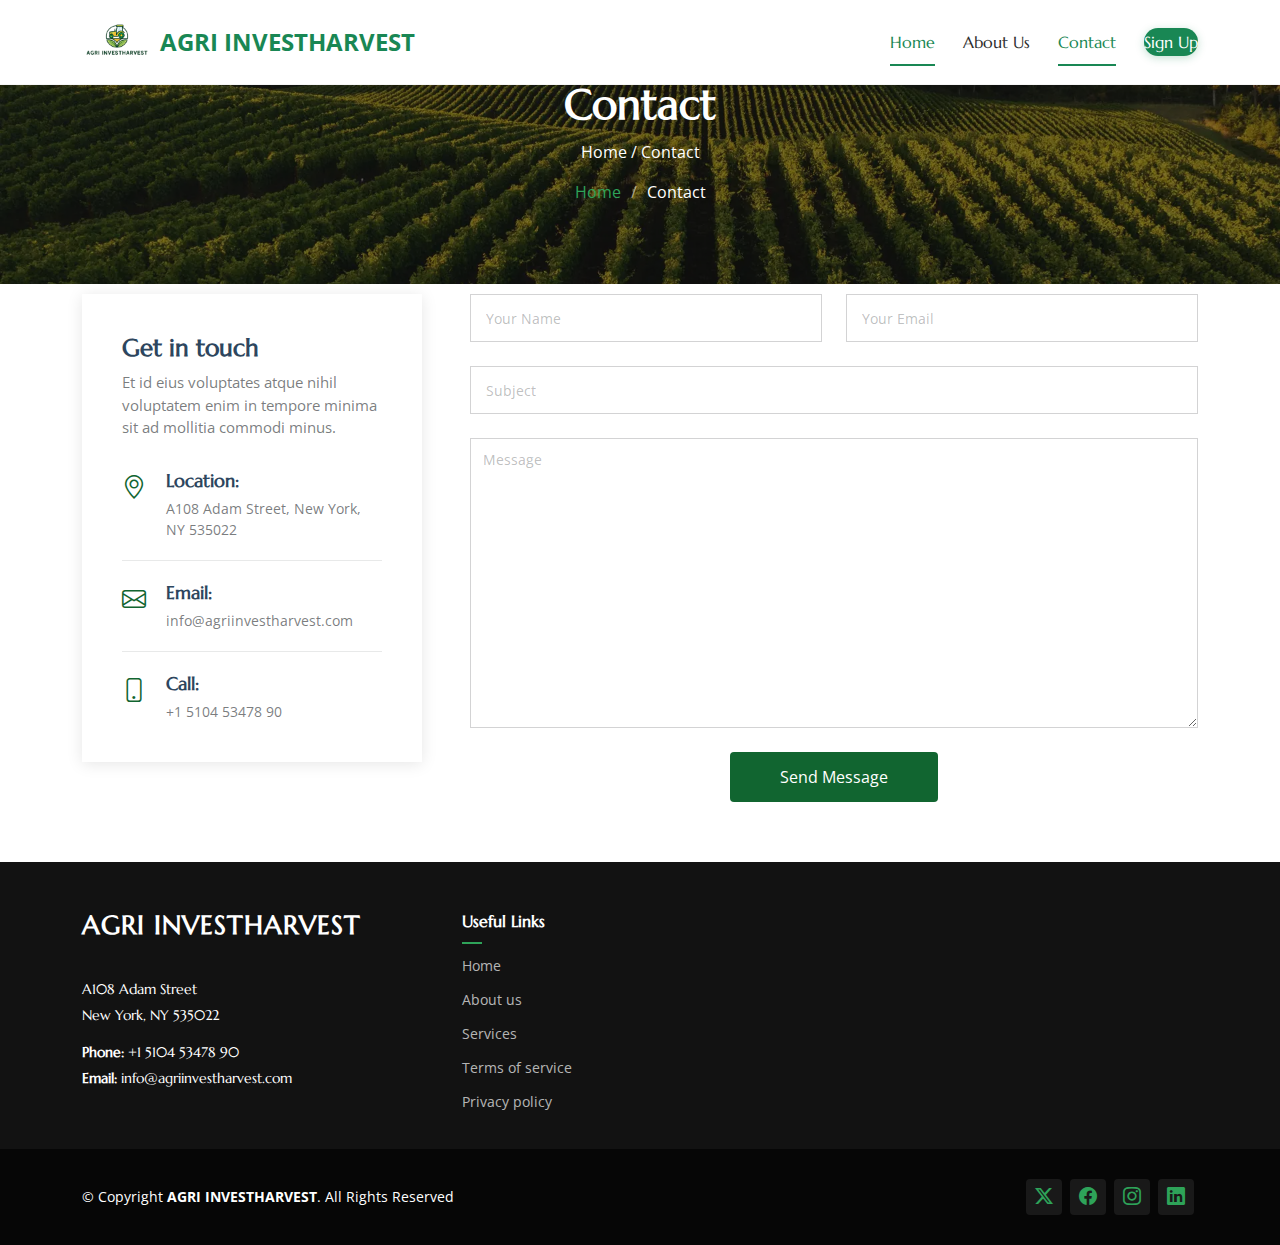
<file: contact.html>
<!DOCTYPE html>
<html lang="en">

<head>
  <meta charset="utf-8">
  <meta content="width=device-width, initial-scale=1.0" name="viewport">
  <title>AGRI INVESTHARVEST</title>
  <meta name="description" content="Grow your wealth daily with our secure investment platform. Simplified investing with daily returns, transparent tracking, and exciting lottery rewards for extra earnings. Start building your financial future today.">

<meta name="keywords" content="investment platform, daily returns, wealth growth, online investing, secure investments, passive income, financial freedom, investment rewards, smart investing, lottery rewards, transparent investment">


  <!-- outsourceLogos -->
  <link href="assets/img/logo.png" rel="icon">


  <!-- Fonts -->
  <link href="https://fonts.googleapis.com" rel="preconnect">
  <link href="https://fonts.gstatic.com" rel="preconnect" crossorigin>
  <link
    href="https://fonts.googleapis.com/css2?family=Open+Sans:ital,wght@0,300;0,400;0,500;0,600;0,700;0,800;1,300;1,400;1,500;1,600;1,700;1,800&family=Marcellus:wght@400&display=swap"
    rel="stylesheet">

  <!-- Vendor CSS Files -->
  <link href="assets/vendor/bootstrap/css/bootstrap.min.css" rel="stylesheet">
  <link href="assets/vendor/bootstrap-icons/bootstrap-icons.css" rel="stylesheet">
  <link href="assets/vendor/aos/aos.css" rel="stylesheet">
  <link href="assets/vendor/swiper/swiper-bundle.min.css" rel="stylesheet">
  <link href="assets/vendor/glightbox/css/glightbox.min.css" rel="stylesheet">

  <!-- Main CSS File -->
  <link href="assets/css/main.css" rel="stylesheet">


</head>

<body class="index-page">

  <!-- ====== Header (drop-in) ====== -->
<header id="header" class="header d-flex align-items-center fixed-top bg-white">
  <div class="container-fluid container-xl position-relative d-flex align-items-center justify-content-between">

    <!-- Logo + Brand -->
    <a href="index.html" class="logo d-flex align-items-center text-decoration-none">
      <img src="assets/img/logo.png" alt="Logo" width="70" height="auto">

      <span class="fw-bold text-success fs-4">AGRI INVESTHARVEST</span>
    </a>

    <!-- Navigation (kept your structure) -->
    <nav id="navmenu" class="navmenu" aria-label="Primary">
      <ul>
        <li><a href="index.html" class="active">Home</a></li>
        <li><a href="about.html">About Us</a></li>
        <li><a href="contact.html">Contact</a></li>
        <li><a href="signup.html" class="btn-signup">Sign Up</a></li>
      </ul>
      <!-- Mobile toggle (kept your <i>, but made it accessible) -->
      <i class="mobile-nav-toggle d-xl-none bi bi-list" role="button" tabindex="0"
         aria-label="Open menu" aria-controls="navmenu" aria-expanded="false"></i>
    </nav>

  </div>
</header>

<!-- Overlay (click to close on mobile) -->
<div id="nav-overlay" aria-hidden="true"></div>

<!-- OPTIONAL: Bootstrap Icons (for bi-list / bi-x). If you already include this, keep yours. -->
<link href="https://cdn.jsdelivr.net/npm/bootstrap-icons@1.11.3/font/bootstrap-icons.css" rel="stylesheet">

<style>
  /* ====== Base/Header ====== */
  #header {
    padding: 14px 0;
    transition: padding .25s ease, box-shadow .25s ease, background-color .25s ease;
    z-index: 1000;
    background-color: #fff;
    border-bottom: 1px solid rgba(0,0,0,.04);
  }
  #header.scrolled {
    padding: 8px 0;
    box-shadow: 0 6px 24px rgba(0,0,0,.06);
  }

  /* ====== Desktop nav ====== */
  #header .navmenu ul {
    display: flex;
    align-items: center;
    gap: 28px;
    margin: 0;
    padding: 0;
    list-style: none;
  }
  #header .navmenu ul li a {
    display: inline-block;
    position: relative;
    font-weight: 500;
    color: #2d2d2d;
    padding: 6px 0;
    text-decoration: none;
    transition: color .2s ease;
  }
  #header .navmenu ul li a::after {
    content: "";
    position: absolute;
    left: 0; bottom: -6px;
    width: 0;
    height: 2px;
    background: #198754;
    transition: width .25s ease;
  }
  #header .navmenu ul li a:hover,
  #header .navmenu ul li a.active { color: #198754; }
  #header .navmenu ul li a:hover::after,
  #header .navmenu ul li a.active::after { width: 100%; }

  .btn-signup {
    background: #198754;
    color: #fff !important;
    padding: 8px 18px;
    border-radius: 999px;
    font-weight: 600;
    line-height: 1;
    box-shadow: 0 2px 8px rgba(25,135,84,.25);
    transition: box-shadow .25s ease, transform .06s ease, background .2s ease;
  }
  .btn-signup:hover { background: #157347; box-shadow: 0 6px 16px rgba(25,135,84,.28); }
  .btn-signup:active { transform: translateY(1px); }

  /* ====== Mobile: panel + overlay ====== */
  .mobile-nav-toggle {
    font-size: 32px;
    cursor: pointer;
    color: #2d2d2d;
    -webkit-tap-highlight-color: transparent;
    outline: none;
  }

  /* Overlay behind the panel */
  #nav-overlay {
    display: none;
    position: fixed;
    inset: 0;
    background: rgba(0,0,0,.5);
    z-index: 999; /* below menu(1000) but above page */
    opacity: 0;
    transition: opacity .25s ease;
  }
  #nav-overlay.active { display: block; opacity: 1; }

  /* Slide-in panel */
  @media (max-width: 991.98px) {
    #header .navmenu ul {
      position: fixed;
      top: 0;
      right: 0;
      height: 100vh;
      width: min(82vw, 340px);
      flex-direction: column;
      align-items: flex-start;
      gap: 18px;
      padding: 88px 24px 24px;
      background: #fff;
      box-shadow: -10px 0 24px rgba(0,0,0,.10);
      transform: translateX(100%);
      opacity: 0;
      pointer-events: none;
      transition: transform .35s cubic-bezier(.22,.61,.36,1), opacity .25s ease;
      z-index: 1000;
    }
    /* Reveal when body has .mobile-open (robust & conflict-free) */
    body.mobile-open #header .navmenu ul {
      transform: translateX(0);
      opacity: 1;
      pointer-events: auto;
    }

    /* Touch targets */
    #header .navmenu ul li a {
      padding: 10px 2px;
      font-size: 1.05rem;
    }
    /* Remove underline anim on mobile list */
    #header .navmenu ul li a::after { display: none; }
  }

  /* Reduced motion respect */
  @media (prefers-reduced-motion: reduce) {
    * { transition: none !important; animation: none !important; }
  }
</style>

<script>
(function () {
  // Guard against premature execution
  document.addEventListener('DOMContentLoaded', function () {
    const header   = document.getElementById('header');
    const navWrap  = document.getElementById('navmenu');
    const navList  = navWrap ? navWrap.querySelector('ul') : null;
    const toggle   = navWrap ? navWrap.querySelector('.mobile-nav-toggle') : null;
    let overlay = document.getElementById('nav-overlay');

    if (!overlay) {
      overlay = document.createElement('div');
      overlay.id = 'nav-overlay';
      document.body.appendChild(overlay);
    }

    // Scroll shrink effect (debounced)
    let lastY = 0, ticking = false;
    const onScroll = () => {
      lastY = window.scrollY || 0;
      if (!ticking) {
        window.requestAnimationFrame(() => {
          if (header) header.classList.toggle('scrolled', lastY > 50);
          ticking = false;
        });
        ticking = true;
      }
    };
    window.addEventListener('scroll', onScroll, { passive: true });
    onScroll(); // init

    // Helpers
    const openMenu = () => {
      document.body.classList.add('mobile-open');
      overlay.classList.add('active');
      if (toggle) {
        toggle.setAttribute('aria-expanded', 'true');
        if (toggle.classList.contains('bi-list')) toggle.classList.replace('bi-list', 'bi-x');
      }
      // lock scroll
      document.documentElement.style.overflow = 'hidden';
      document.body.style.overflow = 'hidden';
      // focus first link for accessibility
      if (navList) {
        const firstLink = navList.querySelector('a');
        if (firstLink) firstLink.focus({ preventScroll: true });
      }
    };
    const closeMenu = () => {
      document.body.classList.remove('mobile-open');
      overlay.classList.remove('active');
      if (toggle) {
        toggle.setAttribute('aria-expanded', 'false');
        if (toggle.classList.contains('bi-x')) toggle.classList.replace('bi-x', 'bi-list');
      }
      document.documentElement.style.overflow = '';
      document.body.style.overflow = '';
    };
    const isOpen = () => document.body.classList.contains('mobile-open');

    // Toggle via click/keyboard
    if (toggle) {
      toggle.addEventListener('click', () => (isOpen() ? closeMenu() : openMenu()));
      toggle.addEventListener('keydown', (e) => {
        if (e.key === 'Enter' || e.key === ' ') { e.preventDefault(); isOpen() ? closeMenu() : openMenu(); }
      });
    }
    overlay.addEventListener('click', closeMenu);

    // Close on ESC
    document.addEventListener('keydown', (e) => {
      if (e.key === 'Escape' && isOpen()) closeMenu();
    });

    // Close on any nav link click (single-page feel)
    if (navList) {
      navList.addEventListener('click', (e) => {
        const t = e.target;
        if (t && t.tagName === 'A' && isOpen()) closeMenu();
      });
    }

    // Reset on resize to desktop
    const BREAKPOINT = 992; // matches CSS (991.98)
    let prevWide = window.innerWidth >= BREAKPOINT;
    window.addEventListener('resize', () => {
      const wide = window.innerWidth >= BREAKPOINT;
      if (wide && !prevWide) { closeMenu(); }
      prevWide = wide;
    });

    // Auto-activate current link (simple)
    try {
      const here = location.pathname.split('/').pop() || 'index.html';
      if (navList) [...navList.querySelectorAll('a')].forEach(a => {
        const href = (a.getAttribute('href') || '').split('?')[0];
        if (href === here) a.classList.add('active');
      });
    } catch(_) {}
  });
})();
</script>


  <main class="main">

    <!-- Page Title -->
    <div class="page-title dark-background" data-aos="fade" style="background-image: url(assets/img/page-title-bg.webp);">
      <div class="container position-relative">
        <h1>Contact</h1>
        <p>
          Home
          /
          Contact
        </p>
        <nav class="breadcrumbs">
          <ol>
            <li><a href="index.html">Home</a></li>
            <li class="current">Contact</li>
          </ol>
        </nav>
      </div>
    </div><!-- End Page Title -->

    <!-- Contact Section -->
    <section id="contact" class="contact section">

      <!-- <div class="mb-5">
        <iframe style="width: 100%; height: 400px;" src="https://www.google.com/maps/embed?pb=!1m14!1m8!1m3!1d12097.433213460943!2d-74.0062269!3d40.7101282!3m2!1i1024!2i768!4f13.1!3m3!1m2!1s0x0%3A0xb89d1fe6bc499443!2sDowntown+Conference+Center" frameborder="0" allowfullscreen=""></iframe>
      </div> -->

      <div class="container" data-aos="fade">

        <div class="row gy-5 gx-lg-5">

          <div class="col-lg-4">

            <div class="info">
              <h3>Get in touch</h3>
              <p>Et id eius voluptates atque nihil voluptatem enim in tempore minima sit ad mollitia commodi minus.</p>

              <div class="info-item d-flex">
                <i class="bi bi-geo-alt flex-shrink-0"></i>
                <div>
                  <h4>Location:</h4>
                  <p>A108 Adam Street, New York, NY 535022</p>
                </div>
              </div><!-- End Info Item -->

              <div class="info-item d-flex">
                <i class="bi bi-envelope flex-shrink-0"></i>
                <div>
                  <h4>Email:</h4>
                  <p>info@agriinvestharvest.com</p>
                </div>
              </div><!-- End Info Item -->

              <div class="info-item d-flex">
                <i class="bi bi-phone flex-shrink-0"></i>
                <div>
                  <h4>Call:</h4>
                  <p>+1 5104 53478 90</p>
                </div>
              </div><!-- End Info Item -->

            </div>

          </div>

          <div class="col-lg-8">
            <form action="#" method="post" role="form" class="php-email-form">
              <div class="row">
                <div class="col-md-6 form-group">
                  <input type="text" name="name" class="form-control" id="name" placeholder="Your Name" required="">
                </div>
                <div class="col-md-6 form-group mt-3 mt-md-0">
                  <input type="email" class="form-control" name="email" id="email" placeholder="Your Email" required="">
                </div>
              </div>
              <div class="form-group mt-3">
                <input type="text" class="form-control" name="subject" id="subject" placeholder="Subject" required="">
              </div>
              <div class="form-group mt-3">
                <textarea class="form-control" name="message" placeholder="Message" required=""></textarea>
              </div>
              <div class="my-3">
                <div class="loading">Loading</div>
                <div class="error-message"></div>
                <div class="sent-message">Your message has been sent. Thank you!</div>
              </div>
              <div class="text-center"><button type="submit">Send Message</button></div>
            </form>
          </div><!-- End Contact Form -->

        </div>

      </div>

    </section><!-- /Contact Section -->



  </main>

   <footer id="footer" class="footer dark-background">
    <div class="footer-top">
      <div class="container">
        <div class="row gy-4">
          <div class="col-lg-4 col-md-6 footer-about">
            <a href="index.html" class="logo d-flex align-items-center">
              <span class="sitename">AGRI INVESTHARVEST</span>
            </a>
            <div class="footer-contact pt-3">
              <p>A108 Adam Street</p>
              <p>New York, NY 535022</p>
              <p class="mt-3"><strong>Phone:</strong> <span>+1 5104 53478 90</span></p>
              <p><strong>Email:</strong> <span>info@agriinvestharvest.com</span></p>
            </div>
          </div>

          <div class="col-lg-2 col-md-3 footer-links">
            <h4>Useful Links</h4>
            <ul>
              <li><a href="#">Home</a></li>
              <li><a href="#">About us</a></li>
              <li><a href="#">Services</a></li>
              <li><a href="#">Terms of service</a></li>
              <li><a href="#">Privacy policy</a></li>
            </ul>
          </div>

        

          

        </div>
      </div>
    </div>

    <div class="copyright text-center">
      <div
        class="container d-flex flex-column flex-lg-row justify-content-center justify-content-lg-between align-items-center">

        <div class="d-flex flex-column align-items-center align-items-lg-start">
          <div>
            © Copyright <strong><span>AGRI INVESTHARVEST</span></strong>. All Rights Reserved
          </div>
          
        </div>

        <div class="social-links order-first order-lg-last mb-3 mb-lg-0">
          <a href=""><i class="bi bi-twitter-x"></i></a>
          <a href=""><i class="bi bi-facebook"></i></a>
          <a href=""><i class="bi bi-instagram"></i></a>
          <a href=""><i class="bi bi-linkedin"></i></a>
        </div>

      </div>
    </div>

  </footer>


  <!-- Scroll Top -->
  <a href="#" id="scroll-top" class="scroll-top d-flex align-items-center justify-content-center"><i class="bi bi-arrow-up-short"></i></a>

  <!-- Preloader -->
  <div id="preloader"></div>

  <!-- Vendor JS Files -->
  <script src="assets/vendor/bootstrap/js/bootstrap.bundle.min.js"></script>
  <script src="assets/vendor/php-email-form/validate.js"></script>
  <script src="assets/vendor/aos/aos.js"></script>
  <script src="assets/vendor/swiper/swiper-bundle.min.js"></script>
  <script src="assets/vendor/glightbox/js/glightbox.min.js"></script>

  <!-- Main JS File -->
  <script src="assets/js/main.js"></script>

</body>

</html>
</file>
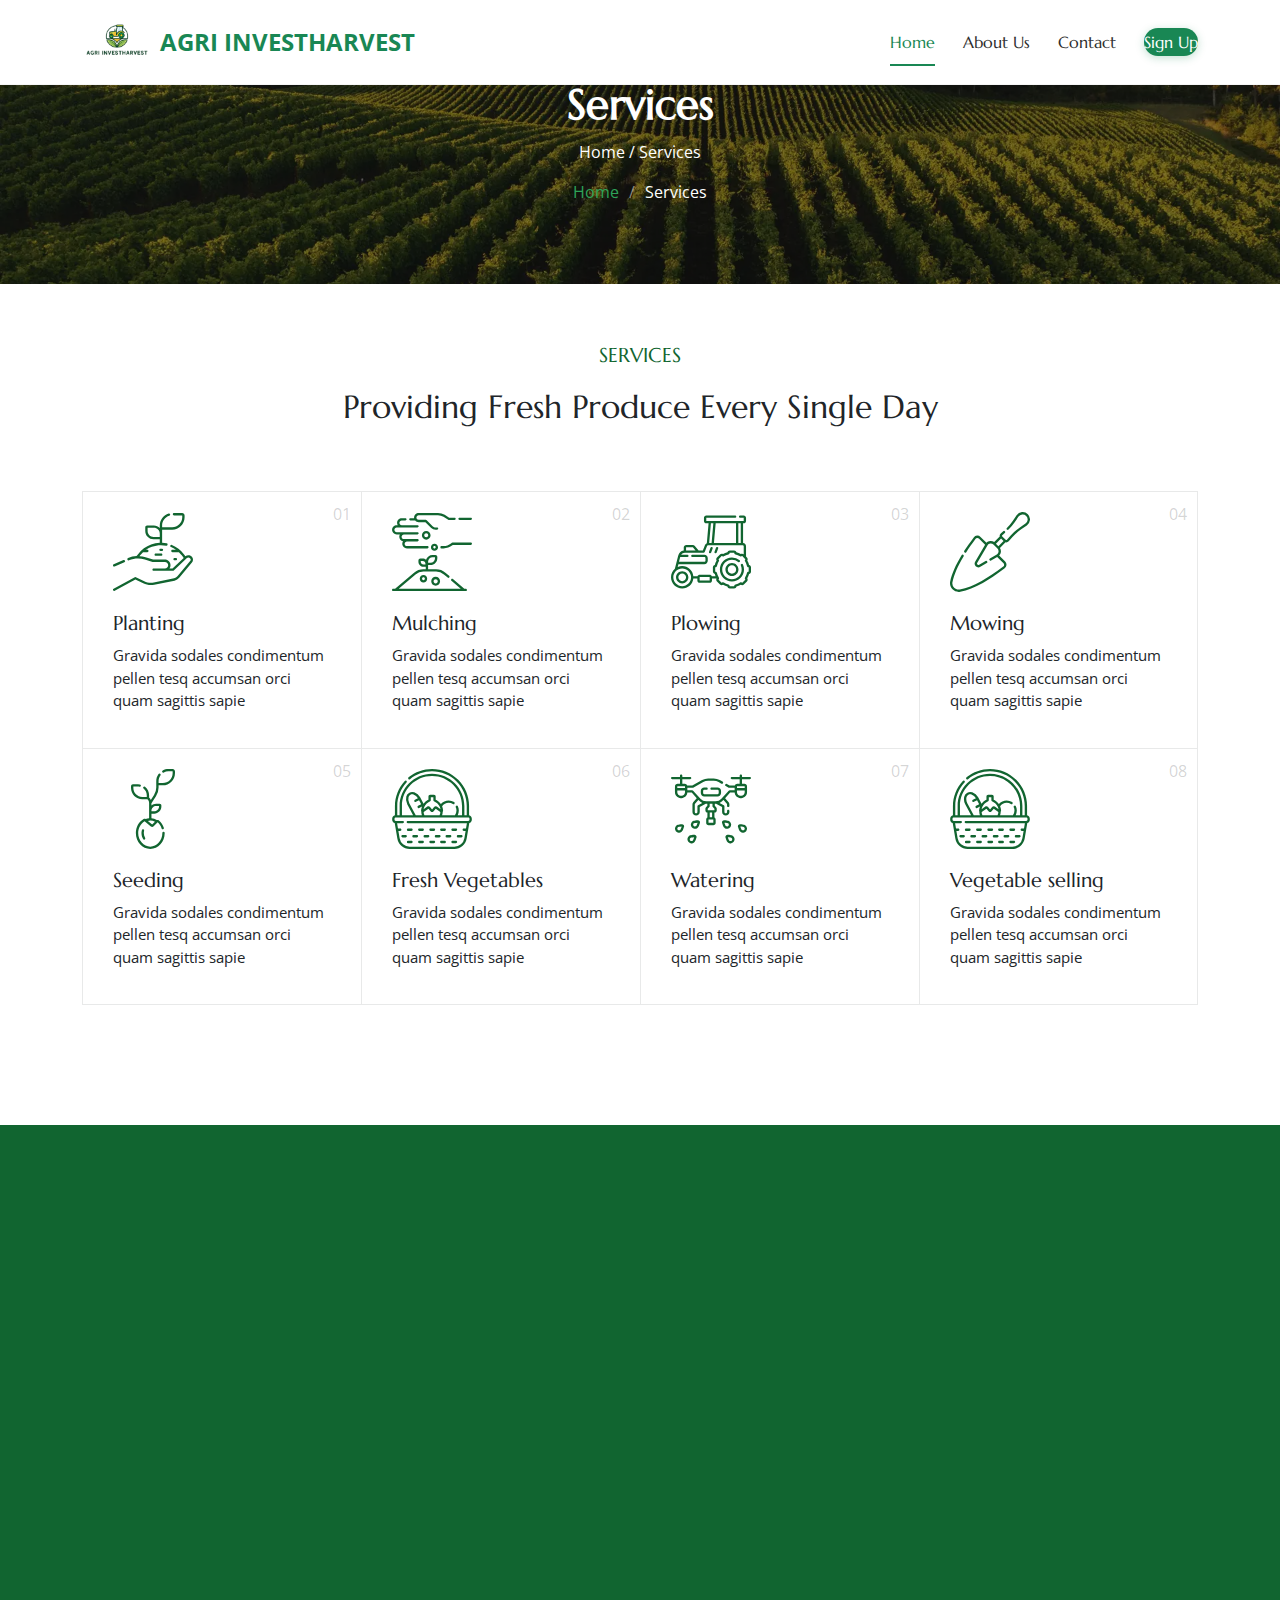
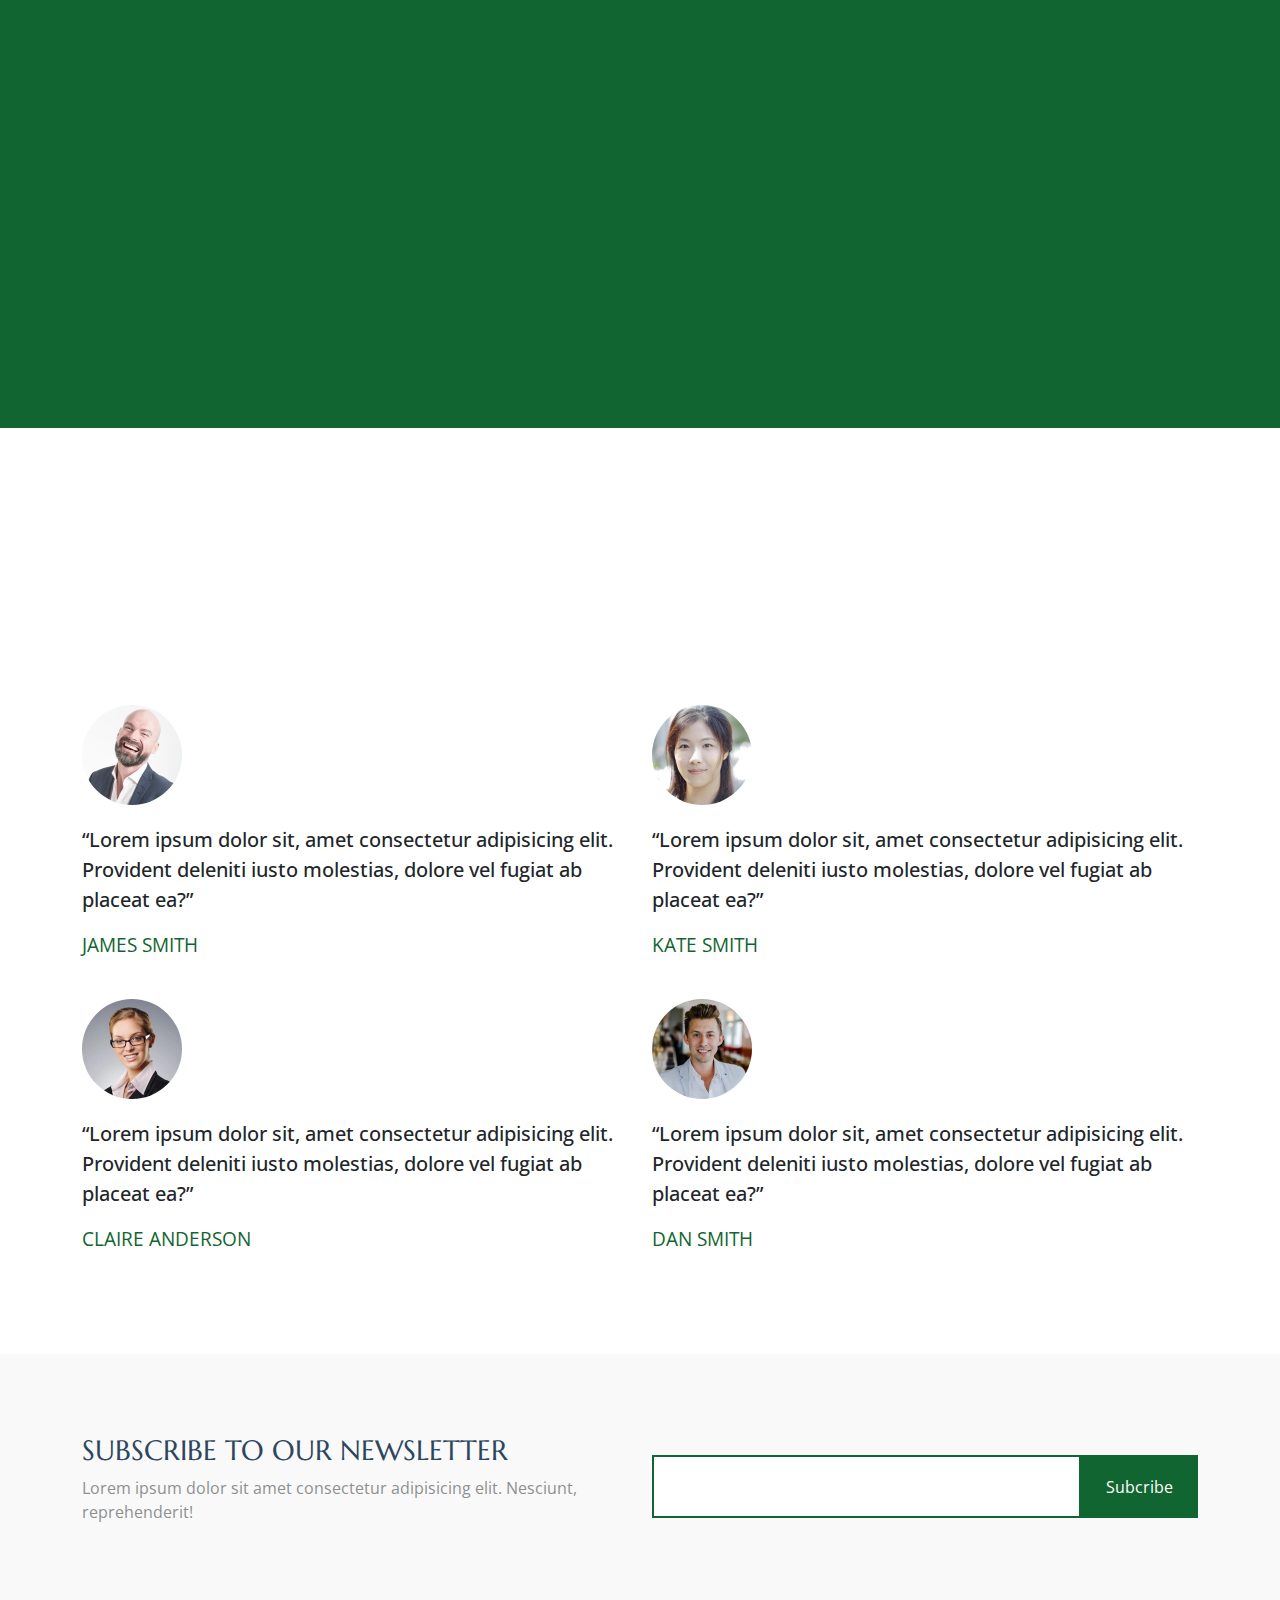
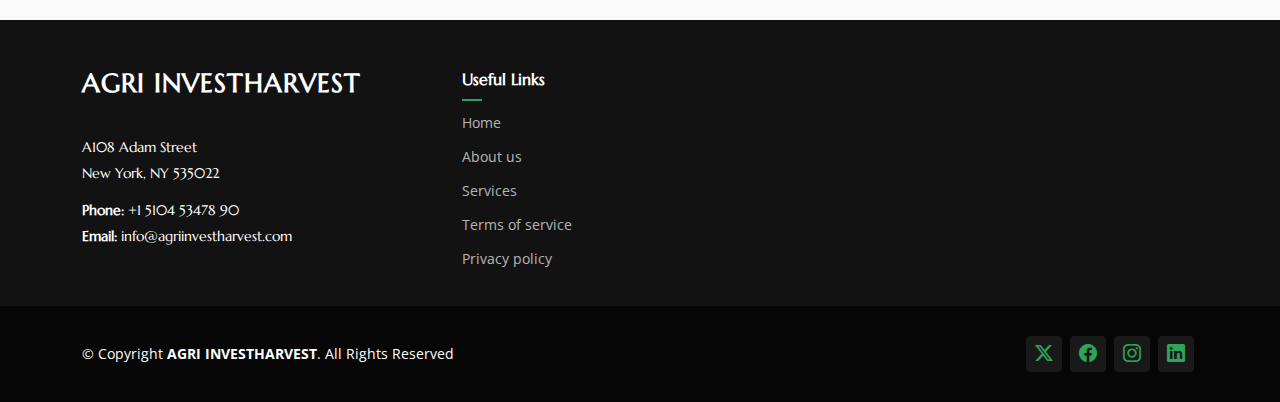
<file: services.html>
<!DOCTYPE html>
<html lang="en">

<head>
  <meta charset="utf-8">
  <meta content="width=device-width, initial-scale=1.0" name="viewport">
  <title>AGRI INVESTHARVEST</title>
  <meta name="description" content="Grow your wealth daily with our secure investment platform. Simplified investing with daily returns, transparent tracking, and exciting lottery rewards for extra earnings. Start building your financial future today.">

<meta name="keywords" content="investment platform, daily returns, wealth growth, online investing, secure investments, passive income, financial freedom, investment rewards, smart investing, lottery rewards, transparent investment">


  <!-- outsourceLogos -->
  <link href="assets/img/logo.png" rel="icon">


  <!-- Fonts -->
  <link href="https://fonts.googleapis.com" rel="preconnect">
  <link href="https://fonts.gstatic.com" rel="preconnect" crossorigin>
  <link
    href="https://fonts.googleapis.com/css2?family=Open+Sans:ital,wght@0,300;0,400;0,500;0,600;0,700;0,800;1,300;1,400;1,500;1,600;1,700;1,800&family=Marcellus:wght@400&display=swap"
    rel="stylesheet">

  <!-- Vendor CSS Files -->
  <link href="assets/vendor/bootstrap/css/bootstrap.min.css" rel="stylesheet">
  <link href="assets/vendor/bootstrap-icons/bootstrap-icons.css" rel="stylesheet">
  <link href="assets/vendor/aos/aos.css" rel="stylesheet">
  <link href="assets/vendor/swiper/swiper-bundle.min.css" rel="stylesheet">
  <link href="assets/vendor/glightbox/css/glightbox.min.css" rel="stylesheet">

  <!-- Main CSS File -->
  <link href="assets/css/main.css" rel="stylesheet">


</head>

<body class="index-page">

  <!-- ====== Header (drop-in) ====== -->
<header id="header" class="header d-flex align-items-center fixed-top bg-white">
  <div class="container-fluid container-xl position-relative d-flex align-items-center justify-content-between">

    <!-- Logo + Brand -->
    <a href="index.html" class="logo d-flex align-items-center text-decoration-none">
      <img src="assets/img/logo.png" alt="Logo" width="70" height="auto">

      <span class="fw-bold text-success fs-4">AGRI INVESTHARVEST</span>
    </a>

    <!-- Navigation (kept your structure) -->
    <nav id="navmenu" class="navmenu" aria-label="Primary">
      <ul>
        <li><a href="index.html" class="active">Home</a></li>
        <li><a href="about.html">About Us</a></li>
        <li><a href="contact.html">Contact</a></li>
        <li><a href="signup.html" class="btn-signup">Sign Up</a></li>
      </ul>
      <!-- Mobile toggle (kept your <i>, but made it accessible) -->
      <i class="mobile-nav-toggle d-xl-none bi bi-list" role="button" tabindex="0"
         aria-label="Open menu" aria-controls="navmenu" aria-expanded="false"></i>
    </nav>

  </div>
</header>

<!-- Overlay (click to close on mobile) -->
<div id="nav-overlay" aria-hidden="true"></div>

<!-- OPTIONAL: Bootstrap Icons (for bi-list / bi-x). If you already include this, keep yours. -->
<link href="https://cdn.jsdelivr.net/npm/bootstrap-icons@1.11.3/font/bootstrap-icons.css" rel="stylesheet">

<style>
  /* ====== Base/Header ====== */
  #header {
    padding: 14px 0;
    transition: padding .25s ease, box-shadow .25s ease, background-color .25s ease;
    z-index: 1000;
    background-color: #fff;
    border-bottom: 1px solid rgba(0,0,0,.04);
  }
  #header.scrolled {
    padding: 8px 0;
    box-shadow: 0 6px 24px rgba(0,0,0,.06);
  }

  /* ====== Desktop nav ====== */
  #header .navmenu ul {
    display: flex;
    align-items: center;
    gap: 28px;
    margin: 0;
    padding: 0;
    list-style: none;
  }
  #header .navmenu ul li a {
    display: inline-block;
    position: relative;
    font-weight: 500;
    color: #2d2d2d;
    padding: 6px 0;
    text-decoration: none;
    transition: color .2s ease;
  }
  #header .navmenu ul li a::after {
    content: "";
    position: absolute;
    left: 0; bottom: -6px;
    width: 0;
    height: 2px;
    background: #198754;
    transition: width .25s ease;
  }
  #header .navmenu ul li a:hover,
  #header .navmenu ul li a.active { color: #198754; }
  #header .navmenu ul li a:hover::after,
  #header .navmenu ul li a.active::after { width: 100%; }

  .btn-signup {
    background: #198754;
    color: #fff !important;
    padding: 8px 18px;
    border-radius: 999px;
    font-weight: 600;
    line-height: 1;
    box-shadow: 0 2px 8px rgba(25,135,84,.25);
    transition: box-shadow .25s ease, transform .06s ease, background .2s ease;
  }
  .btn-signup:hover { background: #157347; box-shadow: 0 6px 16px rgba(25,135,84,.28); }
  .btn-signup:active { transform: translateY(1px); }

  /* ====== Mobile: panel + overlay ====== */
  .mobile-nav-toggle {
    font-size: 32px;
    cursor: pointer;
    color: #2d2d2d;
    -webkit-tap-highlight-color: transparent;
    outline: none;
  }

  /* Overlay behind the panel */
  #nav-overlay {
    display: none;
    position: fixed;
    inset: 0;
    background: rgba(0,0,0,.5);
    z-index: 999; /* below menu(1000) but above page */
    opacity: 0;
    transition: opacity .25s ease;
  }
  #nav-overlay.active { display: block; opacity: 1; }

  /* Slide-in panel */
  @media (max-width: 991.98px) {
    #header .navmenu ul {
      position: fixed;
      top: 0;
      right: 0;
      height: 100vh;
      width: min(82vw, 340px);
      flex-direction: column;
      align-items: flex-start;
      gap: 18px;
      padding: 88px 24px 24px;
      background: #fff;
      box-shadow: -10px 0 24px rgba(0,0,0,.10);
      transform: translateX(100%);
      opacity: 0;
      pointer-events: none;
      transition: transform .35s cubic-bezier(.22,.61,.36,1), opacity .25s ease;
      z-index: 1000;
    }
    /* Reveal when body has .mobile-open (robust & conflict-free) */
    body.mobile-open #header .navmenu ul {
      transform: translateX(0);
      opacity: 1;
      pointer-events: auto;
    }

    /* Touch targets */
    #header .navmenu ul li a {
      padding: 10px 2px;
      font-size: 1.05rem;
    }
    /* Remove underline anim on mobile list */
    #header .navmenu ul li a::after { display: none; }
  }

  /* Reduced motion respect */
  @media (prefers-reduced-motion: reduce) {
    * { transition: none !important; animation: none !important; }
  }
</style>

<script>
(function () {
  // Guard against premature execution
  document.addEventListener('DOMContentLoaded', function () {
    const header   = document.getElementById('header');
    const navWrap  = document.getElementById('navmenu');
    const navList  = navWrap ? navWrap.querySelector('ul') : null;
    const toggle   = navWrap ? navWrap.querySelector('.mobile-nav-toggle') : null;
    let overlay = document.getElementById('nav-overlay');

    if (!overlay) {
      overlay = document.createElement('div');
      overlay.id = 'nav-overlay';
      document.body.appendChild(overlay);
    }

    // Scroll shrink effect (debounced)
    let lastY = 0, ticking = false;
    const onScroll = () => {
      lastY = window.scrollY || 0;
      if (!ticking) {
        window.requestAnimationFrame(() => {
          if (header) header.classList.toggle('scrolled', lastY > 50);
          ticking = false;
        });
        ticking = true;
      }
    };
    window.addEventListener('scroll', onScroll, { passive: true });
    onScroll(); // init

    // Helpers
    const openMenu = () => {
      document.body.classList.add('mobile-open');
      overlay.classList.add('active');
      if (toggle) {
        toggle.setAttribute('aria-expanded', 'true');
        if (toggle.classList.contains('bi-list')) toggle.classList.replace('bi-list', 'bi-x');
      }
      // lock scroll
      document.documentElement.style.overflow = 'hidden';
      document.body.style.overflow = 'hidden';
      // focus first link for accessibility
      if (navList) {
        const firstLink = navList.querySelector('a');
        if (firstLink) firstLink.focus({ preventScroll: true });
      }
    };
    const closeMenu = () => {
      document.body.classList.remove('mobile-open');
      overlay.classList.remove('active');
      if (toggle) {
        toggle.setAttribute('aria-expanded', 'false');
        if (toggle.classList.contains('bi-x')) toggle.classList.replace('bi-x', 'bi-list');
      }
      document.documentElement.style.overflow = '';
      document.body.style.overflow = '';
    };
    const isOpen = () => document.body.classList.contains('mobile-open');

    // Toggle via click/keyboard
    if (toggle) {
      toggle.addEventListener('click', () => (isOpen() ? closeMenu() : openMenu()));
      toggle.addEventListener('keydown', (e) => {
        if (e.key === 'Enter' || e.key === ' ') { e.preventDefault(); isOpen() ? closeMenu() : openMenu(); }
      });
    }
    overlay.addEventListener('click', closeMenu);

    // Close on ESC
    document.addEventListener('keydown', (e) => {
      if (e.key === 'Escape' && isOpen()) closeMenu();
    });

    // Close on any nav link click (single-page feel)
    if (navList) {
      navList.addEventListener('click', (e) => {
        const t = e.target;
        if (t && t.tagName === 'A' && isOpen()) closeMenu();
      });
    }

    // Reset on resize to desktop
    const BREAKPOINT = 992; // matches CSS (991.98)
    let prevWide = window.innerWidth >= BREAKPOINT;
    window.addEventListener('resize', () => {
      const wide = window.innerWidth >= BREAKPOINT;
      if (wide && !prevWide) { closeMenu(); }
      prevWide = wide;
    });

    // Auto-activate current link (simple)
    try {
      const here = location.pathname.split('/').pop() || 'index.html';
      if (navList) [...navList.querySelectorAll('a')].forEach(a => {
        const href = (a.getAttribute('href') || '').split('?')[0];
        if (href === here) a.classList.add('active');
      });
    } catch(_) {}
  });
})();
</script>


  <main class="main">

    <!-- Page Title -->
    <div class="page-title dark-background" data-aos="fade" style="background-image: url(assets/img/page-title-bg.webp);">
      <div class="container position-relative">
        <h1>Services</h1>
        <p>
          Home
          /
          Services</p>
        <nav class="breadcrumbs">
          <ol>
            <li><a href="index.html">Home</a></li>
            <li class="current">Services</li>
          </ol>
        </nav>
      </div>
    </div><!-- End Page Title -->

    <!-- Services Section -->
    <section id="services" class="services section">

      <!-- Section Title -->
      <div class="container section-title" data-aos="fade-up">
        <h2>SERVICES</h2>
        <p>Providing Fresh Produce Every Single Day</p>
      </div><!-- End Section Title -->
      <div class="content">
        <div class="container">
          <div class="row g-0">
            <div class="col-lg-3 col-md-6">
              <div class="service-item">
                <span class="number">01</span>
                <div class="service-item-icon">
                  <svg xmlns="http://www.w3.org/2000/svg" version="1.1" xmlns:xlink="http://www.w3.org/1999/xlink" width="80" height="80" x="0" y="0" viewBox="0 0 509.435 509.435" style="enable-background: new 0 0 512 512" xml:space="preserve" class="">
                    <g>
                      <path d="M7.506 347.639c.994 0 2.005-.199 2.976-.619l62.037-26.857a7.5 7.5 0 0 0 3.903-9.862 7.5 7.5 0 0 0-9.862-3.903L4.523 333.255a7.501 7.501 0 0 0 2.983 14.384zM500.883 283.197c-10.953-10.952-28.175-11.423-39.689-1.267l-10.034-13.307c-19.783-26.239-46.1-46.623-76.103-58.948a7.5 7.5 0 0 0-5.699 13.875c11.136 4.575 21.708 10.382 31.567 17.249h-22.621c-4.143 0-7.5 3.358-7.5 7.5s3.357 7.5 7.5 7.5h41.188a169.382 169.382 0 0 1 19.691 21.855l11.048 14.652-71.171 67.597h-19.48a35.772 35.772 0 0 0 6.775-20.976c0-19.837-16.139-35.975-35.976-35.975h-75.023l-48.33-15.005a160.871 160.871 0 0 0-37.992-6.934l2.533-3.359a169.852 169.852 0 0 1 19.67-21.855h27.398c4.143 0 7.5-3.358 7.5-7.5s-3.357-7.5-7.5-7.5h-8.848a165.125 165.125 0 0 1 38.01-19.73c28.992-10.532 60.376-12.89 90.754-6.821a7.498 7.498 0 0 0 8.824-5.885 7.5 7.5 0 0 0-5.885-8.824 184.517 184.517 0 0 0-28.616-3.4v-83.727h64.189c43.49 0 78.872-35.382 78.872-78.872V22.488c0-8.712-7.088-15.801-15.801-15.801h-51.729c-4.143 0-7.5 3.358-7.5 7.5s3.357 7.5 7.5 7.5h51.729c.441 0 .801.359.801.801v11.051c0 35.219-28.653 63.872-63.872 63.872h-64.189V85.559c0-28.082 18.793-53.262 45.701-61.234a7.5 7.5 0 1 0-4.261-14.382c-15.972 4.732-30.338 14.681-40.451 28.015-10.46 13.79-15.988 30.25-15.988 47.601v16.416c-9.59-9.839-22.97-15.965-37.762-15.965h-43.432c-6.193 0-11.232 5.039-11.232 11.232v23.629c0 29.093 23.669 52.762 52.763 52.762h39.663v22.475a183.375 183.375 0 0 0-55.199 10.86c-32.974 11.978-61.705 33.297-83.085 61.653l-9.313 12.351a161.07 161.07 0 0 0-54.289 12.692 7.5 7.5 0 0 0-3.949 9.844 7.498 7.498 0 0 0 9.844 3.949c31.858-13.616 67.62-15.458 100.696-5.188l49.416 15.343c.72.224 1.47.337 2.224.337h76.161c11.566 0 20.976 9.409 20.976 20.975s-9.409 20.976-20.976 20.976h-71.803c-4.143 0-7.5 3.358-7.5 7.5s3.357 7.5 7.5 7.5h123.477a7.5 7.5 0 0 0 5.165-2.062l83.48-79.289c5.56-5.279 14.158-5.167 19.577.252a13.957 13.957 0 0 1 .853 18.9l-80.942 97.046a37.161 37.161 0 0 1-21.112 12.581L259.57 448.474c-20.377 4.113-41.89 1.365-60.575-7.739l-53.332-25.982a7.507 7.507 0 0 0-6.884.162L3.903 488.665a7.5 7.5 0 0 0 7.197 13.161l131.475-71.888 49.849 24.285c21.631 10.538 46.53 13.72 70.114 8.957l129.506-26.146a52.209 52.209 0 0 0 29.663-17.677l80.942-97.046c9.682-11.61 8.923-28.426-1.766-39.114zM258.212 158.634c-20.822 0-37.763-16.94-37.763-37.762V101.01h39.664c20.822 0 37.762 16.94 37.762 37.762v19.861h-39.663z" fill="currentColor" opacity="1" data-original="currentColor"></path>
                      <path d="M319.171 240.778a7.5 7.5 0 0 0-7.5-7.5h-9.43c-4.143 0-7.5 3.358-7.5 7.5s3.357 7.5 7.5 7.5h9.43a7.5 7.5 0 0 0 7.5-7.5zM272.068 264.08c-4.143 0-7.5 3.358-7.5 7.5s3.357 7.5 7.5 7.5h34.888c4.143 0 7.5-3.358 7.5-7.5s-3.357-7.5-7.5-7.5zM400.305 307.996c4.143 0 7.5-3.358 7.5-7.5s-3.357-7.5-7.5-7.5h-8.172c-4.143 0-7.5 3.358-7.5 7.5s3.357 7.5 7.5 7.5z" fill="currentColor" opacity="1" data-original="currentColor"></path>
                    </g>
                  </svg>
                </div>
                <div class="service-item-content">
                  <h3 class="service-heading">Planting</h3>
                  <p>
                    Gravida sodales condimentum pellen tesq accumsan orci quam
                    sagittis sapie
                  </p>
                </div>
              </div>
            </div>
            <div class="col-lg-3 col-md-6">
              <div class="service-item">
                <span class="number">02</span>
                <div class="service-item-icon">
                  <svg xmlns="http://www.w3.org/2000/svg" version="1.1" xmlns:xlink="http://www.w3.org/1999/xlink" width="80" height="80" x="0" y="0" viewBox="0 0 514.314 514.314" style="enable-background: new 0 0 512 512" xml:space="preserve" class="">
                    <g>
                      <path d="M434.176 51.297h72.639c4.143 0 7.5-3.358 7.5-7.5s-3.357-7.5-7.5-7.5h-72.639c-4.143 0-7.5 3.358-7.5 7.5s3.357 7.5 7.5 7.5zM117.994 54.791h30.852c5.47 6.605 13.729 10.82 22.955 10.82h42.865l35.886 35.886c8.246 8.246 19.209 12.787 30.869 12.787h8.32c4.143 0 7.5-3.358 7.5-7.5s-3.357-7.5-7.5-7.5h-8.32c-7.654 0-14.85-2.981-20.262-8.393l-38.083-38.083a7.5 7.5 0 0 0-5.304-2.197H171.8c-8.159 0-14.797-6.638-14.797-14.797s6.638-14.797 14.797-14.797h123.757a66.756 66.756 0 0 1 35.416 10.157l30.374 18.983a7.497 7.497 0 0 0 3.975 1.14h36.891c4.143 0 7.5-3.358 7.5-7.5s-3.357-7.5-7.5-7.5h-34.739l-28.551-17.843a81.742 81.742 0 0 0-43.365-12.437H171.801c-16.43 0-29.797 13.367-29.797 29.798 0 1.349.099 2.675.273 3.977h-24.283a7.5 7.5 0 1 0 0 14.999zM30.38 144.476h20.344a29.724 29.724 0 0 0-4.003 14.921c0 14.399 10.225 26.453 23.795 29.288a29.746 29.746 0 0 0-4.371 15.555c0 16.499 13.423 29.921 29.921 29.921h131.637a7.5 7.5 0 0 0 7.498-7.688 7.5 7.5 0 0 0-8.307-7.311H96.065c-8.228 0-14.921-6.694-14.921-14.921s6.693-14.921 14.921-14.921H163.9c4.143 0 7.5-3.358 7.5-7.5s-3.357-7.5-7.5-7.5H76.643c-8.228 0-14.922-6.694-14.922-14.921s6.694-14.921 14.922-14.921H163.9c4.143 0 7.5-3.358 7.5-7.5s-3.357-7.5-7.5-7.5H30.38c-8.228 0-14.921-6.694-14.921-14.921s6.693-14.921 14.921-14.921H163.9c4.143 0 7.5-3.358 7.5-7.5s-3.357-7.5-7.5-7.5H62.547c-8.228 0-14.921-6.694-14.921-14.921s6.693-14.921 14.921-14.921h23.485c4.143 0 7.5-3.358 7.5-7.5s-3.357-7.5-7.5-7.5H62.547c-16.498 0-29.921 13.423-29.921 29.921a29.719 29.719 0 0 0 4.003 14.921H30.38C13.882 84.636.459 98.059.459 114.557s13.423 29.919 29.921 29.919zM506.814 196.74H389.248a7.497 7.497 0 0 0-4.629 1.599l-5.613 4.403c-13.495 10.588-30.375 16.42-47.529 16.42h-12.272a7.5 7.5 0 0 0-8.309 7.5 7.5 7.5 0 0 0 7.5 7.5h13.081c20.496 0 40.664-6.967 56.788-19.618l3.574-2.804h114.976a7.5 7.5 0 1 0-.001-15z" fill="currentColor" opacity="1" data-original="currentColor" class=""></path>
                      <path d="M192.215 150.164c0 15.372 12.506 27.878 27.878 27.878s27.879-12.506 27.879-27.878-12.507-27.878-27.879-27.878-27.878 12.506-27.878 27.878zm40.757 0c0 7.101-5.777 12.878-12.879 12.878-7.101 0-12.878-5.777-12.878-12.878s5.777-12.878 12.878-12.878c7.101-.001 12.879 5.777 12.879 12.878zM273.049 203.771c-12.599 0-22.848 10.25-22.848 22.848s10.249 22.847 22.848 22.847 22.848-10.249 22.848-22.847-10.25-22.848-22.848-22.848zm0 30.695c-4.327 0-7.848-3.52-7.848-7.847s3.521-7.848 7.848-7.848 7.848 3.521 7.848 7.848-3.521 7.847-7.848 7.847zM474.178 493.298h-9.202l-73.199-62.323c-3.155-2.686-7.888-2.305-10.573.849s-2.305 7.887.849 10.572l59.785 50.902H43.105l108.164-92.092a77.855 77.855 0 0 1 50.423-18.558h81.558a77.851 77.851 0 0 1 50.423 18.558l24.029 20.458a7.498 7.498 0 0 0 10.573-.849 7.5 7.5 0 0 0-.849-10.572l-24.029-20.458a92.867 92.867 0 0 0-60.147-22.137h-51.158v-26.806h15.44c24.205 0 43.896-19.692 43.896-43.897v-8.808c0-6.785-5.52-12.305-12.305-12.305h-18.135c-19.99 0-36.891 13.437-42.174 31.749-5.716-4.945-13.156-7.947-21.29-7.947h-15.061c-6.942 0-12.591 5.648-12.591 12.592v7.399c0 17.97 14.619 32.589 32.589 32.589h14.629v15.433h-15.399a92.867 92.867 0 0 0-60.147 22.137L19.967 493.298H7.5c-4.143 0-7.5 3.358-7.5 7.5s3.357 7.5 7.5 7.5h466.678a7.5 7.5 0 0 0 0-15zM232.092 319.73c0-15.934 12.963-28.897 28.897-28.897h15.439v6.112c0 15.934-12.963 28.897-28.896 28.897h-15.44zm-16.978 17.485h-12.651c-9.698 0-17.589-7.89-17.589-17.589v-4.991h12.651c9.698 0 17.589 7.89 17.589 17.589z" fill="currentColor" opacity="1" data-original="currentColor" class=""></path>
                      <path d="M178.358 429.065c0 13.218 10.754 23.972 23.972 23.972s23.972-10.753 23.972-23.972-10.754-23.972-23.972-23.972-23.972 10.753-23.972 23.972zm32.944 0c0 4.947-4.024 8.972-8.972 8.972s-8.972-4.025-8.972-8.972 4.024-8.972 8.972-8.972 8.972 4.024 8.972 8.972zM252.23 445.536c0 15.706 12.777 28.484 28.483 28.484s28.484-12.778 28.484-28.484-12.778-28.484-28.484-28.484-28.483 12.778-28.483 28.484zm41.968 0c0 7.435-6.049 13.484-13.484 13.484s-13.483-6.049-13.483-13.484 6.049-13.484 13.483-13.484c7.435 0 13.484 6.049 13.484 13.484z" fill="currentColor" opacity="1" data-original="currentColor" class=""></path>
                    </g>
                  </svg>
                </div>
                <div class="service-item-content">
                  <h3 class="service-heading">Mulching</h3>
                  <p>
                    Gravida sodales condimentum pellen tesq accumsan orci quam
                    sagittis sapie
                  </p>
                </div>
              </div>
            </div>
            <div class="col-lg-3 col-md-6">
              <div class="service-item">
                <span class="number">03</span>
                <div class="service-item-icon">
                  <svg xmlns="http://www.w3.org/2000/svg" version="1.1" xmlns:xlink="http://www.w3.org/1999/xlink" width="80" height="80" x="0" y="0" viewBox="0 0 516.53 516.53" style="enable-background: new 0 0 512 512" xml:space="preserve" class="">
                    <g>
                      <path d="M504.085 341.447a113.617 113.617 0 0 0-11.524-27.805c3.866-6.212 3.104-14.506-2.288-19.897l-5.804-5.804v-67.388c0-10.907-8.398-19.878-19.066-20.817V73.099h4.012c8.301 0 15.054-6.753 15.054-15.054V37.599c0-8.301-6.753-15.054-15.054-15.054h-23.242a7.5 7.5 0 0 0 0 15l23.296.054-.054 20.5-241.554-.054.054-20.5H414.21a7.5 7.5 0 0 0 0-15H227.916c-8.301 0-15.054 6.753-15.054 15.054v20.446c0 8.301 6.753 15.054 15.054 15.054h14.719L231.27 201.13c-5.215 2.077-9.463 6.215-11.642 11.675l-14.014 35.128h-27.323l-24.417-28.857a16.73 16.73 0 0 0-12.795-5.936H99.071c-9.242 0-16.761 7.519-16.761 16.761v18.66a44.759 44.759 0 0 0-35.97 33.278L24.937 367.09C9.676 380.359 0 399.894 0 421.658c0 39.881 32.446 72.327 72.328 72.327 37.349 0 68.174-28.457 71.938-64.827h25.905v12.546c0 8.282 6.738 15.02 15.02 15.02h64.364c8.282 0 15.02-6.738 15.02-15.02v-12.546h29.374c-3.278 6.098-2.356 13.875 2.785 19.016l19.555 19.554a16 16 0 0 0 11.388 4.718c3.045 0 5.961-.839 8.506-2.431a113.556 113.556 0 0 0 27.808 11.525c1.662 7.123 8.064 12.445 15.686 12.445h27.655c7.602 0 13.99-5.293 15.672-12.441a113.582 113.582 0 0 0 27.814-11.525 15.986 15.986 0 0 0 8.514 2.427c4.302 0 8.346-1.675 11.388-4.717l19.555-19.555c5.396-5.396 6.156-13.7 2.29-19.901a113.607 113.607 0 0 0 11.522-27.801c7.123-1.662 12.445-8.064 12.445-15.686v-27.655c-.002-7.621-5.324-14.023-12.447-15.684zm-53.681-141.805h-15.681V73.099h15.681zM419.723 73.099v126.543h-142.46l11.233-126.543zm-146.286 0-11.233 126.543h-15.743l11.234-126.543zM99.071 228.14h42.008c.519 0 1.008.227 1.344.624l16.219 19.169H97.311v-18.032c0-.971.79-1.761 1.76-1.761zm-51.11 108.845h167.157c12.315 0 22.334-10.019 22.334-22.334v-16.152c0-12.315-10.019-22.334-22.334-22.334h-77.364a7.5 7.5 0 0 0 0 15h77.364c4.044 0 7.334 3.29 7.334 7.334v16.152c0 4.044-3.29 7.334-7.334 7.334H51.727l7.738-30.821h46.327a7.5 7.5 0 0 0 0-15h-40.76a29.774 29.774 0 0 1 24.779-13.231h120.886a7.5 7.5 0 0 0 6.966-4.721l15.897-39.849a5.883 5.883 0 0 1 5.49-3.721h224.51a5.916 5.916 0 0 1 5.91 5.91v52.522c-5.348-4.343-12.853-4.747-18.636-1.165a113.598 113.598 0 0 0-27.818-11.532c-1.662-7.123-8.063-12.445-15.685-12.445h-27.655c-7.602 0-13.99 5.294-15.672 12.441a113.583 113.583 0 0 0-27.818 11.527c-6.213-3.868-14.506-3.104-19.897 2.288l-19.555 19.555c-5.375 5.375-6.149 13.637-2.28 19.884a113.572 113.572 0 0 0-11.531 27.818c-7.123 1.662-12.445 8.063-12.445 15.685v27.655c0 7.602 5.293 13.99 12.441 15.672 1.242 4.67 2.784 9.24 4.603 13.699h-24.12c-2.277-5.402-7.626-9.204-13.847-9.204h-64.364c-6.221 0-11.569 3.802-13.847 9.204h-27.078c-3.764-36.371-34.589-64.828-71.938-64.828a71.896 71.896 0 0 0-28.994 6.086zm24.367 142c-31.61 0-57.328-25.717-57.328-57.327s25.717-57.328 57.328-57.328 57.327 25.717 57.327 57.328-25.717 57.327-57.327 57.327zm177.24-37.262h-.013l-64.384-.02.02-21.75 64.384.02zm251.962-56.937c0 .609-.496 1.105-1.189 1.105-4.816 0-8.956 3.287-10.065 7.992a98.695 98.695 0 0 1-12.139 29.288c-2.543 4.113-1.939 9.365 1.447 12.75l.084.084a1.105 1.105 0 0 1 0 1.562l-19.555 19.555a1.085 1.085 0 0 1-.781.323c-.208 0-.514-.056-.761-.303a3.326 3.326 0 0 0-.084-.084c-3.406-3.407-8.658-4.01-12.77-1.467a98.657 98.657 0 0 1-29.288 12.138c-4.706 1.11-7.992 5.25-7.992 10.15 0 .609-.496 1.105-1.104 1.105h-27.655c-.609 0-1.105-.496-1.105-1.189 0-4.816-3.287-8.956-7.992-10.066a98.69 98.69 0 0 1-29.287-12.137 10.35 10.35 0 0 0-5.455-1.561c-2.68 0-5.338 1.049-7.38 3.091a1.085 1.085 0 0 1-.781.323c-.208 0-.513-.056-.781-.324l-19.555-19.555c-.431-.431-.431-1.132.064-1.627 3.406-3.406 4.009-8.657 1.466-12.77a98.66 98.66 0 0 1-12.138-29.287c-1.11-4.706-5.25-7.992-10.15-7.992a1.107 1.107 0 0 1-1.105-1.105V357.13c0-.609.496-1.104 1.189-1.104 4.816 0 8.956-3.287 10.066-7.992a98.661 98.661 0 0 1 12.138-29.288c2.542-4.112 1.939-9.364-1.531-12.833a1.106 1.106 0 0 1 0-1.563l19.555-19.555c.431-.431 1.132-.431 1.626.064 3.407 3.408 8.658 4.011 12.77 1.467a98.666 98.666 0 0 1 29.288-12.138c4.706-1.11 7.992-5.25 7.992-10.15 0-.609.496-1.105 1.105-1.105h27.655c.609 0 1.104.496 1.104 1.189 0 4.816 3.287 8.956 7.992 10.066a98.664 98.664 0 0 1 29.288 12.139c4.113 2.543 9.365 1.939 12.833-1.531a1.107 1.107 0 0 1 1.563 0l19.555 19.555c.431.431.431 1.132-.062 1.625-3.408 3.406-4.012 8.658-1.468 12.771a98.666 98.666 0 0 1 12.138 29.288c1.11 4.706 5.25 7.992 10.066 7.992h.084c.609 0 1.105.496 1.105 1.104z" fill="currentColor" opacity="1" data-original="currentColor" class=""></path>
                      <path d="M454.895 335.721a7.5 7.5 0 0 0-3.834 9.889 62.412 62.412 0 0 1 5.335 25.349c0 34.678-28.213 62.891-62.891 62.891s-62.891-28.213-62.891-62.891c0-34.679 28.213-62.892 62.891-62.892a62.934 62.934 0 0 1 40.397 14.703 7.5 7.5 0 0 0 10.566-.923 7.5 7.5 0 0 0-.923-10.566 77.96 77.96 0 0 0-50.041-18.213c-42.949 0-77.891 34.942-77.891 77.892 0 42.949 34.942 77.891 77.891 77.891s77.891-34.942 77.891-77.891c0-10.895-2.224-21.46-6.611-31.403a7.5 7.5 0 0 0-9.889-3.836zM72.328 381.807c-21.974 0-39.851 17.877-39.851 39.851s17.877 39.851 39.851 39.851 39.851-17.877 39.851-39.851-17.878-39.851-39.851-39.851zm0 64.702c-13.703 0-24.851-11.148-24.851-24.851s11.148-24.851 24.851-24.851 24.851 11.148 24.851 24.851-11.149 24.851-24.851 24.851z" fill="currentColor" opacity="1" data-original="currentColor" class=""></path>
                      <path d="M393.504 328.829c-23.23 0-42.13 18.899-42.13 42.13 0 23.23 18.899 42.129 42.13 42.129s42.13-18.899 42.13-42.129-18.9-42.13-42.13-42.13zm0 69.26c-14.959 0-27.13-12.17-27.13-27.129s12.17-27.13 27.13-27.13 27.13 12.17 27.13 27.13c0 14.958-12.171 27.129-27.13 27.129zM249.861 265.585a7.487 7.487 0 0 0 2.663.491 7.503 7.503 0 0 0 7.013-4.838l9.438-24.841a7.5 7.5 0 0 0-14.022-5.328l-9.438 24.841a7.499 7.499 0 0 0 4.346 9.675zM285.384 265.585a7.487 7.487 0 0 0 2.663.491 7.502 7.502 0 0 0 7.012-4.838l9.439-24.841a7.5 7.5 0 0 0-4.347-9.675 7.5 7.5 0 0 0-9.675 4.347l-9.439 24.841a7.5 7.5 0 0 0 4.347 9.675z" fill="currentColor" opacity="1" data-original="currentColor" class=""></path>
                    </g>
                  </svg>
                </div>
                <div class="service-item-content">
                  <h3 class="service-heading">Plowing</h3>
                  <p>
                    Gravida sodales condimentum pellen tesq accumsan orci quam
                    sagittis sapie
                  </p>
                </div>
              </div>
            </div>
            <div class="col-lg-3 col-md-6">
              <div class="service-item">
                <span class="number">04</span>
                <div class="service-item-icon">
                  <svg xmlns="http://www.w3.org/2000/svg" version="1.1" xmlns:xlink="http://www.w3.org/1999/xlink" width="80" height="80" x="0" y="0" viewBox="0 0 509.389 509.389" style="enable-background: new 0 0 512 512" xml:space="preserve" class="">
                    <g>
                      <path d="M495.69 14.267A46.636 46.636 0 0 0 458.364.766a46.637 46.637 0 0 0-34.257 20.05l-24.614 35.749a309.594 309.594 0 0 1-37.289 44.521 7.5 7.5 0 0 0 10.544 10.668 324.596 324.596 0 0 0 39.1-46.684l24.614-35.749a31.674 31.674 0 0 1 23.268-13.618 31.66 31.66 0 0 1 25.354 9.17 31.681 31.681 0 0 1 9.171 25.355 31.679 31.679 0 0 1-13.618 23.267l-35.75 24.615a324.066 324.066 0 0 0-59.859 53.246l-22.502 25.667a5.412 5.412 0 0 1-3.933 1.86c-1.518.071-2.966-.518-4.047-1.599l-21.873-21.872c-1.081-1.082-1.649-2.52-1.599-4.048s.711-2.925 1.86-3.933l15.802-13.854a7.5 7.5 0 0 0-9.889-11.279l-15.802 13.854a20.546 20.546 0 0 0-6.964 14.719 20.37 20.37 0 0 0 .64 5.69l-35.241 35.241c-7.726-5.323-17.119-7.656-26.65-6.449-8.734 1.104-16.614 5.058-22.612 11.157l-37.903-37.903a28.552 28.552 0 0 0-22.3-8.292 28.547 28.547 0 0 0-20.847 11.457c-23.749 31.972-43.447 60.009-60.222 85.713a7.5 7.5 0 0 0 6.275 11.6 7.495 7.495 0 0 0 6.288-3.402c16.606-25.447 36.135-53.239 59.7-84.966a13.562 13.562 0 0 1 9.903-5.441 13.585 13.585 0 0 1 10.595 3.939l39.789 39.789-63.489 107.398c-5.606 9.484-4.179 21.121 3.554 28.957 4.724 4.785 10.89 7.271 17.211 7.271 4.233-.001 8.536-1.115 12.519-3.399l40.792-24.114a7.499 7.499 0 1 0-7.632-12.912l-40.706 24.064c-4.745 2.723-9.055 1.038-11.506-1.446-1.129-1.144-4.561-5.302-1.318-10.787L239.37 211.63c3.736-6.32 10.058-10.474 17.342-11.395 7.292-.918 14.44 1.529 19.633 6.722l25.938 25.938c5.187 5.186 7.654 12.36 6.771 19.686-.878 7.28-4.911 13.598-10.99 17.288l-44.019 26.021a7.5 7.5 0 0 0 7.632 12.912l38.725-22.893 40.397 40.396a13.558 13.558 0 0 1 3.938 10.564 13.606 13.606 0 0 1-5.428 9.926c-54.818 40.993-97.27 69.301-137.646 91.785-50.099 27.898-95.647 45.713-139.25 54.462-13.202 2.648-26.235-1.337-35.759-10.935a40.033 40.033 0 0 1-10.799-36.472c10.129-48.517 33.232-101.845 70.63-163.033a7.501 7.501 0 0 0-12.799-7.823c-38.309 62.679-62.028 117.563-72.515 167.79-3.796 18.186 1.75 36.916 14.835 50.103 10.368 10.45 24.27 16.146 38.625 16.145 3.564 0 7.159-.352 10.732-1.068 45.149-9.06 92.12-27.398 143.597-56.063 40.984-22.823 83.956-51.469 139.331-92.878a28.597 28.597 0 0 0 11.407-20.864 28.554 28.554 0 0 0-8.292-22.245l-38.525-38.525c6.079-6.031 10.002-13.987 11.063-22.799 1.106-9.18-1.037-18.215-5.937-25.753l35.39-35.39a20.4 20.4 0 0 0 5.022.654 20.546 20.546 0 0 0 15.384-6.975l22.502-25.667a309.032 309.032 0 0 1 57.086-50.779l35.749-24.614a46.635 46.635 0 0 0 20.05-34.256 46.63 46.63 0 0 0-13.5-37.328zM340.732 184.685l-32.723 32.723-15.459-15.459 32.723-32.723z" fill="currentColor" opacity="1" data-original="currentColor"></path>
                    </g>
                  </svg>
                </div>
                <div class="service-item-content">
                  <h3 class="service-heading">Mowing</h3>
                  <p>
                    Gravida sodales condimentum pellen tesq accumsan orci quam
                    sagittis sapie
                  </p>
                </div>
              </div>
            </div>

            <div class="col-lg-3 col-md-6">
              <div class="service-item">
                <span class="number">05</span>
                <div class="service-item-icon">
                  <svg xmlns="http://www.w3.org/2000/svg" version="1.1" xmlns:xlink="http://www.w3.org/1999/xlink" width="80" height="80" x="0" y="0" viewBox="0 0 513.089 513.089" style="enable-background: new 0 0 512 512" xml:space="preserve" class="">
                    <g>
                      <path d="M194.209 386.877a7.497 7.497 0 0 0-9.15 5.363 75.07 75.07 0 0 0-2.428 18.947c0 13.789 3.615 27 10.454 38.204a7.494 7.494 0 0 0 10.308 2.495 7.5 7.5 0 0 0 2.494-10.309c-5.401-8.851-8.257-19.359-8.257-30.39a60.09 60.09 0 0 1 1.941-15.16 7.497 7.497 0 0 0-5.362-9.15z" fill="currentColor" opacity="1" data-original="currentColor"></path>
                      <path d="M382.56 0h-27.319c-12.654 0-25.236 3.119-36.386 9.021a7.5 7.5 0 0 0 7.018 13.258c9.124-4.83 19.005-7.278 29.368-7.278h27.222v12.022c0 34.679-28.213 62.892-62.892 62.892h-27.222V77.893c0-13.309 4.12-26.038 11.914-36.811a7.5 7.5 0 0 0-12.153-8.793c-9.657 13.347-14.762 29.117-14.762 45.604V119.154a88.294 88.294 0 0 1-14.296 48.23l-20.501 31.543a46.65 46.65 0 0 0-9.615-13.916l-1.273-1.273v-14.053c0-21.604-9.58-41.872-26.284-55.608a7.5 7.5 0 0 0-9.528 11.586c13.226 10.876 20.812 26.922 20.812 44.022v9.66h-29.069c-31.412 0-56.968-25.556-56.968-56.968v-9.66h29.069c3.454 0 6.976.329 10.467.977a7.5 7.5 0 0 0 2.738-14.748 72.57 72.57 0 0 0-13.205-1.229h-31.883c-6.72 0-12.187 5.467-12.187 12.186v12.474c0 39.684 32.284 71.968 71.968 71.968h33.463l1.273 1.273c5.979 5.979 9.271 13.927 9.271 22.381v98.306a79.003 79.003 0 0 0-21.446 5.114c-4.152-2.798-9.597-3.045-13.983-.509-30.558 17.671-49.541 52.263-49.541 90.277 0 56.188 41.481 101.901 92.47 101.901s92.47-45.713 92.47-101.901c0-.237-.004-.473-.009-.709l-.005-.334a7.5 7.5 0 0 0-7.499-7.433h-.068a7.5 7.5 0 0 0-7.433 7.567l.014.909c0 47.917-34.753 86.901-77.47 86.901s-77.47-38.984-77.47-86.901c0-32.212 15.656-61.449 40.948-76.643l40.182 34.094c5.225 4.433 13.1 4.099 17.929-.761l25.512-25.668c11.649 10.022 20.473 23.408 25.562 38.809a7.496 7.496 0 0 0 9.475 4.768 7.5 7.5 0 0 0 4.768-9.474c-6.15-18.613-17.027-34.756-31.454-46.681-4.011-3.317-9.358-3.923-13.824-1.93-10.53-6.377-22.136-10.243-34.128-11.384v-29.695h18.365c25.013 0 45.362-20.35 45.362-45.362v-7.928c0-6.115-4.975-11.089-11.089-11.089h-22.276c-11.667 0-22.318 4.429-30.362 11.693v-13.713l29.028-44.665a103.263 103.263 0 0 0 16.72-56.404v-14.239h27.222c42.949 0 77.892-34.942 77.892-77.892v-12.12C397.462 6.685 390.777 0 382.56 0zM251.211 356.136l-27.468-23.306a63.694 63.694 0 0 1 15.358-1.884c10.366 0 20.534 2.525 29.851 7.34zm25.752-118.894h18.365v4.017c0 16.742-13.62 30.362-30.362 30.362h-18.365v-4.017c0-16.741 13.62-30.362 30.362-30.362z" fill="currentColor" opacity="1" data-original="currentColor"></path>
                    </g>
                  </svg>
                </div>
                <div class="service-item-content">
                  <h3 class="service-heading">Seeding</h3>
                  <p>
                    Gravida sodales condimentum pellen tesq accumsan orci quam
                    sagittis sapie
                  </p>
                </div>
              </div>
            </div>
            <div class="col-lg-3 col-md-6">
              <div class="service-item">
                <span class="number">06</span>
                <div class="service-item-icon">
                  <svg xmlns="http://www.w3.org/2000/svg" version="1.1" xmlns:xlink="http://www.w3.org/1999/xlink" width="80" height="80" x="0" y="0" viewBox="0 0 511.67 511.67" style="enable-background: new 0 0 512 512" xml:space="preserve" class="">
                    <g>
                      <path d="M492.96 296.401v-59.276c0-63.338-24.665-122.886-69.452-167.673C378.721 24.666 319.174 0 255.835 0c-54.517 0-107.757 18.967-149.914 53.407a7.5 7.5 0 1 0 9.491 11.616C154.896 32.765 204.767 15 255.835 15c59.332 0 115.112 23.105 157.066 65.059 41.953 41.954 65.059 97.734 65.059 157.066v58.7h-15v-58.7C462.96 122.916 370.044 30 255.835 30S48.71 122.916 48.71 237.125v58.7h-15v-58.7c0-56.142 21.01-109.737 59.158-150.913a7.502 7.502 0 0 0-11.004-10.195C41.139 119.975 18.71 177.19 18.71 237.125v59.276c-10.029 2.3-17.535 11.291-17.535 22.008v5.81c0 10.194 6.791 18.828 16.085 21.627l16.782 99.17c6.535 38.622 39.71 66.654 78.882 66.654h285.822c39.172 0 72.347-28.032 78.882-66.654l16.782-99.17c9.294-2.798 16.085-11.432 16.085-21.627v-5.81c0-10.717-7.506-19.708-17.535-22.008zM63.71 237.125C63.71 131.187 149.896 45 255.835 45S447.96 131.187 447.96 237.125v58.7h-27.888a64.77 64.77 0 0 0 7.259-29.747c0-9.561-2.046-18.787-6.081-27.423a7.5 7.5 0 0 0-13.59 6.35c3.1 6.633 4.671 13.723 4.671 21.073a49.851 49.851 0 0 1-9.875 29.747h-82.073a68.421 68.421 0 0 0 3.912-22.766l-.003-.369a10.737 10.737 0 0 0 2.441-7.707l-.074-.952a81.022 81.022 0 0 0-6.053-25.058c9.161-14.126 24.883-22.763 41.856-22.763a49.676 49.676 0 0 1 26.83 7.844 7.5 7.5 0 0 0 8.086-12.634 64.65 64.65 0 0 0-34.916-10.21c-19.407 0-37.547 8.686-49.744 23.261a81.08 81.08 0 0 0-25.89-24.171l-7.325-4.298v-19.86c0-6.111-4.972-11.083-11.083-11.083h-24.17c-6.111 0-11.083 4.972-11.083 11.083v19.86l-7.325 4.298a81.067 81.067 0 0 0-24.083 21.633l-21.606-40.574a68.923 68.923 0 0 0-37.588-32.526 39.21 39.21 0 0 0-31.641 2.285 39.215 39.215 0 0 0-19.556 24.977 68.922 68.922 0 0 0 6.006 49.343l37.481 70.388H63.71zm88.14 58.7-41.235-77.438a53.95 53.95 0 0 1-4.701-38.625c1.687-6.691 5.971-12.162 12.061-15.405 6.091-3.244 13.022-3.745 19.516-1.409a53.936 53.936 0 0 1 28.384 23.614L146.29 196.99a7.5 7.5 0 0 0 7.051 13.241l19.627-10.451 13.619 25.575-19.627 10.451a7.5 7.5 0 0 0 7.051 13.241l17.809-9.483a81.015 81.015 0 0 0-5.807 24.466l-.074.961a10.774 10.774 0 0 0 1.468 6.319c-.018.6-.03 1.185-.03 1.752a68.427 68.427 0 0 0 3.914 22.766H151.85zm116.357-89.059 11.029 6.472a66.163 66.163 0 0 1 31.323 43.794l-23.74-16.479a13.027 13.027 0 0 0-17.511 2.36l-12.974 15.524-12.974-15.525c-2.59-3.099-6.283-4.719-10.029-4.719-2.584 0-5.193.771-7.481 2.359l-23.74 16.478a66.163 66.163 0 0 1 31.323-43.794l11.029-6.472a7.5 7.5 0 0 0 3.704-6.469v-20.238h16.336v20.238a7.504 7.504 0 0 0 3.705 6.471zm-60.729 89.059a53.472 53.472 0 0 1-5.062-20.774c.171-.105.342-.21.509-.326l30.046-20.854 15.047 18.007c2.065 2.471 5.097 3.888 8.317 3.888s6.252-1.417 8.317-3.888v-.001l15.047-18.006 29.574 20.527a53.458 53.458 0 0 1-5.081 21.428h-96.714zm288.017 28.394c0 4.182-3.402 7.584-7.584 7.584H101.084c-4.143 0-7.5 3.358-7.5 7.5s3.357 7.5 7.5 7.5h377.952l-5.751 33.987h-14.299c-4.143 0-7.5 3.358-7.5 7.5s3.357 7.5 7.5 7.5h11.76l-7.907 46.723a64.83 64.83 0 0 1-64.093 54.157H112.924a64.83 64.83 0 0 1-64.093-54.157l-7.907-46.723h11.76c4.143 0 7.5-3.358 7.5-7.5s-3.357-7.5-7.5-7.5H38.386l-5.751-33.987h36.487c4.143 0 7.5-3.358 7.5-7.5s-3.357-7.5-7.5-7.5H23.759c-4.182 0-7.584-3.402-7.584-7.584v-5.81c0-4.182 3.402-7.584 7.584-7.584h464.152c4.182 0 7.584 3.402 7.584 7.584z" fill="currentColor" opacity="1" data-original="currentColor"></path>
                      <path d="M246.338 395.79h21.993c4.143 0 7.5-3.358 7.5-7.5s-3.357-7.5-7.5-7.5h-21.993c-4.143 0-7.5 3.358-7.5 7.5s3.357 7.5 7.5 7.5zM174.455 395.79h21.994c4.143 0 7.5-3.358 7.5-7.5s-3.357-7.5-7.5-7.5h-21.994c-4.143 0-7.5 3.358-7.5 7.5s3.357 7.5 7.5 7.5zM102.573 395.79h21.994c4.143 0 7.5-3.358 7.5-7.5s-3.357-7.5-7.5-7.5h-21.994a7.5 7.5 0 0 0 0 15zM315.221 395.79h21.994c4.143 0 7.5-3.358 7.5-7.5s-3.357-7.5-7.5-7.5h-21.994c-4.143 0-7.5 3.358-7.5 7.5s3.357 7.5 7.5 7.5zM387.103 395.79h21.994c4.143 0 7.5-3.358 7.5-7.5s-3.357-7.5-7.5-7.5h-21.994c-4.143 0-7.5 3.358-7.5 7.5s3.357 7.5 7.5 7.5zM246.338 474.186h21.993c4.143 0 7.5-3.358 7.5-7.5s-3.357-7.5-7.5-7.5h-21.993c-4.143 0-7.5 3.358-7.5 7.5s3.357 7.5 7.5 7.5zM174.455 474.186h21.994c4.143 0 7.5-3.358 7.5-7.5s-3.357-7.5-7.5-7.5h-21.994c-4.143 0-7.5 3.358-7.5 7.5s3.357 7.5 7.5 7.5zM102.573 474.186h21.994c4.143 0 7.5-3.358 7.5-7.5s-3.357-7.5-7.5-7.5h-21.994a7.5 7.5 0 0 0 0 15zM337.215 459.186h-21.994c-4.143 0-7.5 3.358-7.5 7.5s3.357 7.5 7.5 7.5h21.994a7.5 7.5 0 0 0 0-15zM387.103 474.186h21.994c4.143 0 7.5-3.358 7.5-7.5s-3.357-7.5-7.5-7.5h-21.994c-4.143 0-7.5 3.358-7.5 7.5s3.357 7.5 7.5 7.5zM273.606 430.229a7.5 7.5 0 0 0 7.5 7.5H303.1c4.143 0 7.5-3.358 7.5-7.5s-3.357-7.5-7.5-7.5h-21.994a7.5 7.5 0 0 0-7.5 7.5zM201.725 430.229a7.5 7.5 0 0 0 7.5 7.5h21.994c4.143 0 7.5-3.358 7.5-7.5s-3.357-7.5-7.5-7.5h-21.994a7.5 7.5 0 0 0-7.5 7.5zM129.843 430.229a7.5 7.5 0 0 0 7.5 7.5h21.993c4.143 0 7.5-3.358 7.5-7.5s-3.357-7.5-7.5-7.5h-21.993a7.5 7.5 0 0 0-7.5 7.5zM87.454 422.729H67.46c-4.143 0-7.5 3.358-7.5 7.5s3.357 7.5 7.5 7.5h19.994c4.143 0 7.5-3.358 7.5-7.5s-3.357-7.5-7.5-7.5zM342.49 430.229a7.5 7.5 0 0 0 7.5 7.5h21.993c4.143 0 7.5-3.358 7.5-7.5s-3.357-7.5-7.5-7.5H349.99a7.5 7.5 0 0 0-7.5 7.5zM414.372 430.229a7.5 7.5 0 0 0 7.5 7.5h21.994c4.143 0 7.5-3.358 7.5-7.5s-3.357-7.5-7.5-7.5h-21.994a7.5 7.5 0 0 0-7.5 7.5z" fill="currentColor" opacity="1" data-original="currentColor"></path>
                    </g>
                  </svg>
                </div>
                <div class="service-item-content">
                  <h3 class="service-heading">Fresh Vegetables</h3>
                  <p>
                    Gravida sodales condimentum pellen tesq accumsan orci quam
                    sagittis sapie
                  </p>
                </div>
              </div>
            </div>
            <div class="col-lg-3 col-md-6">
              <div class="service-item">
                <span class="number">07</span>
                <div class="service-item-icon">
                  <svg xmlns="http://www.w3.org/2000/svg" version="1.1" xmlns:xlink="http://www.w3.org/1999/xlink" width="80" height="80" x="0" y="0" viewBox="0 0 512.805 512.805" style="enable-background: new 0 0 512 512" xml:space="preserve" class="">
                    <g>
                      <path d="M505.305 50.503h-50.094v-7.141c0-4.143-3.357-7.5-7.5-7.5s-7.5 3.357-7.5 7.5v7.141h-50.094c-4.143 0-7.5 3.357-7.5 7.5s3.357 7.5 7.5 7.5h50.094v29.428h-15.309c-7.223 0-13.385 4.557-15.809 10.939h-33.847l-16.98-9.451a7.5 7.5 0 0 0-7.295 13.107l18.682 10.397a7.507 7.507 0 0 0 3.647.946h34.681v15.505h-32.393a7.495 7.495 0 0 0-5.565 2.473l-47.127 52.176a49.438 49.438 0 0 1-36.627 16.273h-60.732a49.442 49.442 0 0 1-36.627-16.273l-47.127-52.176a7.5 7.5 0 0 0-5.565-2.473h-31.393V120.87h33.681a7.507 7.507 0 0 0 3.647-.946l64.468-35.883a64.829 64.829 0 0 1 31.454-8.163h35.656a64.819 64.819 0 0 1 31.454 8.164l17.778 9.896a7.5 7.5 0 0 0 7.295-13.107l-17.778-9.895a79.844 79.844 0 0 0-38.749-10.058h-35.656a79.854 79.854 0 0 0-38.749 10.057l-62.767 34.936h-32.847c-2.424-6.383-8.587-10.939-15.809-10.939H72.594V65.503h50.094c4.143 0 7.5-3.357 7.5-7.5s-3.357-7.5-7.5-7.5H72.594v-7.141c0-4.143-3.357-7.5-7.5-7.5s-7.5 3.357-7.5 7.5v7.141H7.5c-4.143 0-7.5 3.357-7.5 7.5s3.357 7.5 7.5 7.5h50.094v29.428H42.285c-9.331 0-16.922 7.591-16.922 16.922v37.917c0 20.438 16.628 37.066 37.066 37.066h5.329c19.899 0 36.18-15.765 37.025-35.461h28.101l31.968 35.393-22.399 27.123a21.63 21.63 0 0 0-4.939 13.742v47.817c0 12.898 10.494 23.393 23.394 23.393 12.898 0 23.393-10.494 23.393-23.393v-32.069l38.482-21.157c.917.04 1.834.073 2.755.073h7.432v13.542l-8.567 8.567a13.242 13.242 0 0 0-3.903 9.424v12.244c0 7.191 5.729 13.055 12.86 13.304v31.344c-4.637 2.472-7.804 7.354-7.804 12.965v21.867c0 8.097 6.588 14.685 14.686 14.685h31.326c8.098 0 14.686-6.588 14.686-14.685v-21.867c0-5.611-3.167-10.493-7.804-12.965v-31.32h1.533c7.349 0 13.327-5.979 13.327-13.327V253.83c0-3.56-1.387-6.906-3.903-9.423l-8.567-8.568v-13.542h5.432c.921 0 1.838-.034 2.755-.073l38.482 21.157v32.069c0 12.898 10.494 23.393 23.394 23.393 12.898 0 23.393-10.494 23.393-23.393v-6.886c0-4.143-3.357-7.5-7.5-7.5s-7.5 3.357-7.5 7.5v6.886c0 4.628-3.765 8.393-8.393 8.393s-8.394-3.765-8.394-8.393v-36.505a7.5 7.5 0 0 0-3.887-6.572l-27.481-15.109c8.638-3.622 16.49-9.101 22.889-16.186l2.763-3.06 20.994 25.422a6.596 6.596 0 0 1 1.507 4.191v8.97c0 4.143 3.357 7.5 7.5 7.5s7.5-3.357 7.5-7.5v-8.97c0-5.004-1.755-9.885-4.94-13.742l-22.398-27.122 31.968-35.393h29.101c.844 19.696 17.125 35.461 37.025 35.461h5.329c20.438 0 37.066-16.628 37.066-37.066v-37.917c0-9.331-7.591-16.922-16.922-16.922h-15.309V65.503h50.094c4.143 0 7.5-3.357 7.5-7.5s-3.361-7.5-7.503-7.5zm-463.02 59.428h45.617c1.06 0 1.922.862 1.922 1.922v10.341H40.363v-10.341c0-1.06.863-1.922 1.922-1.922zm25.474 61.905H62.43c-12.167 0-22.066-9.899-22.066-22.066v-12.576h49.461v12.576c-.001 12.167-9.899 22.066-22.066 22.066zm105.428 60.537a7.501 7.501 0 0 0-3.887 6.572v36.505c0 4.628-3.766 8.393-8.394 8.393s-8.393-3.765-8.393-8.393v-47.817c0-1.526.535-3.016 1.507-4.192l20.994-25.422 2.763 3.06c6.4 7.085 14.251 12.563 22.889 16.186zm98.064 112.865h-30.697v-21.237h30.697zm-7.804-36.237h-15.09v-29.6h15.09zm4.586-64.753 10.274 10.275v9.878h-42.811v-9.878l10.274-10.275a7.498 7.498 0 0 0 2.196-5.303v-16.648h17.869v16.648a7.509 7.509 0 0 0 2.198 5.303zm182.342-72.412h-5.329c-12.167 0-22.065-9.899-22.065-22.066v-12.576h49.461v12.576c-.001 12.167-9.9 22.066-22.067 22.066zm22.066-59.983v10.341H422.98v-10.341c0-1.06.862-1.922 1.922-1.922h45.617c1.06 0 1.922.862 1.922 1.922zM362.367 383.195c6.981-.812 13.229-4.296 17.591-9.808s6.317-12.393 5.504-19.374c-.812-6.982-4.296-13.229-9.808-17.592-2.043-1.617-8.26-6.537-34.74-7.778a13.377 13.377 0 0 0-11.103 5.056 13.396 13.396 0 0 0-2.37 11.969c7.289 25.484 13.507 30.406 15.551 32.023 4.694 3.716 10.382 5.685 16.279 5.685 1.027 0 2.061-.06 3.096-.181zm-19.86-39.447c15.467.902 22.253 3.181 23.839 4.436a11.245 11.245 0 0 1 4.218 7.564c.349 3.002-.491 5.961-2.367 8.331s-4.562 3.868-7.564 4.218c-3 .352-5.961-.491-8.331-2.367-1.587-1.256-5.364-7.336-9.795-22.182zM397.513 429.988c-2.044-1.617-8.263-6.54-34.74-7.778a13.416 13.416 0 0 0-11.103 5.057 13.392 13.392 0 0 0-2.37 11.967c7.289 25.486 13.507 30.407 15.551 32.024 4.695 3.716 10.382 5.685 16.279 5.685 1.026 0 2.06-.061 3.095-.181 6.982-.812 13.23-4.296 17.592-9.808s6.317-12.393 5.504-19.375c-.813-6.981-4.297-13.229-9.808-17.591zm-7.458 27.658a11.243 11.243 0 0 1-7.564 4.217 11.251 11.251 0 0 1-8.331-2.366c-1.586-1.256-5.363-7.337-9.793-22.182 15.464.9 22.251 3.18 23.838 4.436a11.245 11.245 0 0 1 4.218 7.564 11.25 11.25 0 0 1-2.368 8.331zM477.456 361.45c-2.044-1.617-8.263-6.54-34.74-7.778a13.403 13.403 0 0 0-11.103 5.057 13.392 13.392 0 0 0-2.37 11.967c7.289 25.486 13.507 30.407 15.551 32.024 4.695 3.716 10.382 5.685 16.279 5.685 1.026 0 2.06-.061 3.095-.181 6.982-.812 13.23-4.296 17.592-9.808s6.317-12.393 5.504-19.375c-.813-6.981-4.296-13.229-9.808-17.591zm-7.458 27.657c-1.876 2.37-4.562 3.867-7.564 4.217s-5.961-.492-8.331-2.366c-1.586-1.256-5.363-7.337-9.793-22.182 15.464.9 22.251 3.18 23.838 4.436a11.245 11.245 0 0 1 4.218 7.564 11.248 11.248 0 0 1-2.368 8.331zM171.891 328.644c-26.48 1.241-32.697 6.161-34.74 7.778-5.512 4.362-8.995 10.609-9.808 17.592-.813 6.981 1.142 13.862 5.504 19.374 4.361 5.512 10.609 8.995 17.591 9.808 1.036.121 2.068.181 3.096.181 5.897 0 11.585-1.969 16.279-5.685 2.044-1.617 8.262-6.539 15.551-32.023a13.396 13.396 0 0 0-2.37-11.969 13.39 13.39 0 0 0-11.103-5.056zm-11.387 37.286a11.231 11.231 0 0 1-8.331 2.367c-3.002-.35-5.688-1.848-7.564-4.218s-2.716-5.329-2.367-8.331a11.245 11.245 0 0 1 4.218-7.564c1.586-1.255 8.372-3.533 23.839-4.436-4.432 14.846-8.209 20.926-9.795 22.182zM150.032 422.21c-26.478 1.238-32.696 6.161-34.74 7.778-5.512 4.361-8.995 10.609-9.808 17.591s1.142 13.863 5.504 19.375c4.361 5.512 10.609 8.995 17.592 9.808 1.035.121 2.067.181 3.095.181 5.896-.001 11.585-1.97 16.279-5.685 2.044-1.617 8.262-6.538 15.551-32.024a13.392 13.392 0 0 0-2.37-11.967 13.385 13.385 0 0 0-11.103-5.057zm-11.386 37.286a11.253 11.253 0 0 1-8.331 2.366c-3.003-.35-5.688-1.847-7.564-4.217s-2.716-5.329-2.367-8.331a11.245 11.245 0 0 1 4.218-7.564c1.587-1.256 8.374-3.535 23.838-4.436-4.431 14.845-8.209 20.926-9.794 22.182zM70.089 353.672c-26.478 1.238-32.696 6.161-34.74 7.778-5.512 4.361-8.995 10.609-9.808 17.591s1.142 13.863 5.504 19.375c4.361 5.512 10.609 8.995 17.592 9.808 1.035.121 2.067.181 3.095.181 5.896-.001 11.585-1.97 16.279-5.685 2.044-1.617 8.262-6.538 15.551-32.024a13.392 13.392 0 0 0-2.37-11.967 13.374 13.374 0 0 0-11.103-5.057zm-11.387 37.286a11.243 11.243 0 0 1-8.331 2.366c-3.003-.35-5.688-1.847-7.564-4.217s-2.716-5.329-2.367-8.331a11.245 11.245 0 0 1 4.218-7.564c1.587-1.256 8.374-3.535 23.838-4.436-4.431 14.845-8.208 20.926-9.794 22.182z" fill="currentColor" opacity="1" data-original="currentColor"></path>
                      <path d="M213.116 133.756h14.881c4.143 0 7.5-3.357 7.5-7.5s-3.357-7.5-7.5-7.5h-14.881c-12.212 0-22.147 9.936-22.147 22.147v13.102c0 12.212 9.936 22.146 22.147 22.146h85.572c12.212 0 22.147-9.935 22.147-22.146v-13.102c0-12.212-9.936-22.147-22.147-22.147h-38.729c-4.143 0-7.5 3.357-7.5 7.5s3.357 7.5 7.5 7.5h38.729a7.155 7.155 0 0 1 7.147 7.147v13.102c0 3.94-3.206 7.146-7.147 7.146h-85.572c-3.941 0-7.147-3.206-7.147-7.146v-13.102a7.155 7.155 0 0 1 7.147-7.147z" fill="currentColor" opacity="1" data-original="currentColor"></path>
                    </g>
                  </svg>
                </div>
                <div class="service-item-content">
                  <h3 class="service-heading">Watering</h3>
                  <p>
                    Gravida sodales condimentum pellen tesq accumsan orci quam
                    sagittis sapie
                  </p>
                </div>
              </div>
            </div>
            <div class="col-lg-3 col-md-6">
              <div class="service-item">
                <span class="number">08</span>
                <div class="service-item-icon">
                  <svg xmlns="http://www.w3.org/2000/svg" version="1.1" xmlns:xlink="http://www.w3.org/1999/xlink" width="80" height="80" x="0" y="0" viewBox="0 0 511.67 511.67" style="enable-background: new 0 0 512 512" xml:space="preserve" class="">
                    <g>
                      <path d="M492.96 296.401v-59.276c0-63.338-24.665-122.886-69.452-167.673C378.721 24.666 319.174 0 255.835 0c-54.517 0-107.757 18.967-149.914 53.407a7.5 7.5 0 1 0 9.491 11.616C154.896 32.765 204.767 15 255.835 15c59.332 0 115.112 23.105 157.066 65.059 41.953 41.954 65.059 97.734 65.059 157.066v58.7h-15v-58.7C462.96 122.916 370.044 30 255.835 30S48.71 122.916 48.71 237.125v58.7h-15v-58.7c0-56.142 21.01-109.737 59.158-150.913a7.502 7.502 0 0 0-11.004-10.195C41.139 119.975 18.71 177.19 18.71 237.125v59.276c-10.029 2.3-17.535 11.291-17.535 22.008v5.81c0 10.194 6.791 18.828 16.085 21.627l16.782 99.17c6.535 38.622 39.71 66.654 78.882 66.654h285.822c39.172 0 72.347-28.032 78.882-66.654l16.782-99.17c9.294-2.798 16.085-11.432 16.085-21.627v-5.81c0-10.717-7.506-19.708-17.535-22.008zM63.71 237.125C63.71 131.187 149.896 45 255.835 45S447.96 131.187 447.96 237.125v58.7h-27.888a64.77 64.77 0 0 0 7.259-29.747c0-9.561-2.046-18.787-6.081-27.423a7.5 7.5 0 0 0-13.59 6.35c3.1 6.633 4.671 13.723 4.671 21.073a49.851 49.851 0 0 1-9.875 29.747h-82.073a68.421 68.421 0 0 0 3.912-22.766l-.003-.369a10.737 10.737 0 0 0 2.441-7.707l-.074-.952a81.022 81.022 0 0 0-6.053-25.058c9.161-14.126 24.883-22.763 41.856-22.763a49.676 49.676 0 0 1 26.83 7.844 7.5 7.5 0 0 0 8.086-12.634 64.65 64.65 0 0 0-34.916-10.21c-19.407 0-37.547 8.686-49.744 23.261a81.08 81.08 0 0 0-25.89-24.171l-7.325-4.298v-19.86c0-6.111-4.972-11.083-11.083-11.083h-24.17c-6.111 0-11.083 4.972-11.083 11.083v19.86l-7.325 4.298a81.067 81.067 0 0 0-24.083 21.633l-21.606-40.574a68.923 68.923 0 0 0-37.588-32.526 39.21 39.21 0 0 0-31.641 2.285 39.215 39.215 0 0 0-19.556 24.977 68.922 68.922 0 0 0 6.006 49.343l37.481 70.388H63.71zm88.14 58.7-41.235-77.438a53.95 53.95 0 0 1-4.701-38.625c1.687-6.691 5.971-12.162 12.061-15.405 6.091-3.244 13.022-3.745 19.516-1.409a53.936 53.936 0 0 1 28.384 23.614L146.29 196.99a7.5 7.5 0 0 0 7.051 13.241l19.627-10.451 13.619 25.575-19.627 10.451a7.5 7.5 0 0 0 7.051 13.241l17.809-9.483a81.015 81.015 0 0 0-5.807 24.466l-.074.961a10.774 10.774 0 0 0 1.468 6.319c-.018.6-.03 1.185-.03 1.752a68.427 68.427 0 0 0 3.914 22.766H151.85zm116.357-89.059 11.029 6.472a66.163 66.163 0 0 1 31.323 43.794l-23.74-16.479a13.027 13.027 0 0 0-17.511 2.36l-12.974 15.524-12.974-15.525c-2.59-3.099-6.283-4.719-10.029-4.719-2.584 0-5.193.771-7.481 2.359l-23.74 16.478a66.163 66.163 0 0 1 31.323-43.794l11.029-6.472a7.5 7.5 0 0 0 3.704-6.469v-20.238h16.336v20.238a7.504 7.504 0 0 0 3.705 6.471zm-60.729 89.059a53.472 53.472 0 0 1-5.062-20.774c.171-.105.342-.21.509-.326l30.046-20.854 15.047 18.007c2.065 2.471 5.097 3.888 8.317 3.888s6.252-1.417 8.317-3.888v-.001l15.047-18.006 29.574 20.527a53.458 53.458 0 0 1-5.081 21.428h-96.714zm288.017 28.394c0 4.182-3.402 7.584-7.584 7.584H101.084c-4.143 0-7.5 3.358-7.5 7.5s3.357 7.5 7.5 7.5h377.952l-5.751 33.987h-14.299c-4.143 0-7.5 3.358-7.5 7.5s3.357 7.5 7.5 7.5h11.76l-7.907 46.723a64.83 64.83 0 0 1-64.093 54.157H112.924a64.83 64.83 0 0 1-64.093-54.157l-7.907-46.723h11.76c4.143 0 7.5-3.358 7.5-7.5s-3.357-7.5-7.5-7.5H38.386l-5.751-33.987h36.487c4.143 0 7.5-3.358 7.5-7.5s-3.357-7.5-7.5-7.5H23.759c-4.182 0-7.584-3.402-7.584-7.584v-5.81c0-4.182 3.402-7.584 7.584-7.584h464.152c4.182 0 7.584 3.402 7.584 7.584z" fill="currentColor" opacity="1" data-original="currentColor"></path>
                      <path d="M246.338 395.79h21.993c4.143 0 7.5-3.358 7.5-7.5s-3.357-7.5-7.5-7.5h-21.993c-4.143 0-7.5 3.358-7.5 7.5s3.357 7.5 7.5 7.5zM174.455 395.79h21.994c4.143 0 7.5-3.358 7.5-7.5s-3.357-7.5-7.5-7.5h-21.994c-4.143 0-7.5 3.358-7.5 7.5s3.357 7.5 7.5 7.5zM102.573 395.79h21.994c4.143 0 7.5-3.358 7.5-7.5s-3.357-7.5-7.5-7.5h-21.994a7.5 7.5 0 0 0 0 15zM315.221 395.79h21.994c4.143 0 7.5-3.358 7.5-7.5s-3.357-7.5-7.5-7.5h-21.994c-4.143 0-7.5 3.358-7.5 7.5s3.357 7.5 7.5 7.5zM387.103 395.79h21.994c4.143 0 7.5-3.358 7.5-7.5s-3.357-7.5-7.5-7.5h-21.994c-4.143 0-7.5 3.358-7.5 7.5s3.357 7.5 7.5 7.5zM246.338 474.186h21.993c4.143 0 7.5-3.358 7.5-7.5s-3.357-7.5-7.5-7.5h-21.993c-4.143 0-7.5 3.358-7.5 7.5s3.357 7.5 7.5 7.5zM174.455 474.186h21.994c4.143 0 7.5-3.358 7.5-7.5s-3.357-7.5-7.5-7.5h-21.994c-4.143 0-7.5 3.358-7.5 7.5s3.357 7.5 7.5 7.5zM102.573 474.186h21.994c4.143 0 7.5-3.358 7.5-7.5s-3.357-7.5-7.5-7.5h-21.994a7.5 7.5 0 0 0 0 15zM337.215 459.186h-21.994c-4.143 0-7.5 3.358-7.5 7.5s3.357 7.5 7.5 7.5h21.994a7.5 7.5 0 0 0 0-15zM387.103 474.186h21.994c4.143 0 7.5-3.358 7.5-7.5s-3.357-7.5-7.5-7.5h-21.994c-4.143 0-7.5 3.358-7.5 7.5s3.357 7.5 7.5 7.5zM273.606 430.229a7.5 7.5 0 0 0 7.5 7.5H303.1c4.143 0 7.5-3.358 7.5-7.5s-3.357-7.5-7.5-7.5h-21.994a7.5 7.5 0 0 0-7.5 7.5zM201.725 430.229a7.5 7.5 0 0 0 7.5 7.5h21.994c4.143 0 7.5-3.358 7.5-7.5s-3.357-7.5-7.5-7.5h-21.994a7.5 7.5 0 0 0-7.5 7.5zM129.843 430.229a7.5 7.5 0 0 0 7.5 7.5h21.993c4.143 0 7.5-3.358 7.5-7.5s-3.357-7.5-7.5-7.5h-21.993a7.5 7.5 0 0 0-7.5 7.5zM87.454 422.729H67.46c-4.143 0-7.5 3.358-7.5 7.5s3.357 7.5 7.5 7.5h19.994c4.143 0 7.5-3.358 7.5-7.5s-3.357-7.5-7.5-7.5zM342.49 430.229a7.5 7.5 0 0 0 7.5 7.5h21.993c4.143 0 7.5-3.358 7.5-7.5s-3.357-7.5-7.5-7.5H349.99a7.5 7.5 0 0 0-7.5 7.5zM414.372 430.229a7.5 7.5 0 0 0 7.5 7.5h21.994c4.143 0 7.5-3.358 7.5-7.5s-3.357-7.5-7.5-7.5h-21.994a7.5 7.5 0 0 0-7.5 7.5z" fill="currentColor" opacity="1" data-original="currentColor"></path>
                    </g>
                  </svg>
                </div>
                <div class="service-item-content">
                  <h3 class="service-heading">Vegetable selling</h3>
                  <p>
                    Gravida sodales condimentum pellen tesq accumsan orci quam
                    sagittis sapie
                  </p>
                </div>
              </div>
            </div>
          </div>
        </div>
      </div>
    </section><!-- /Services Section -->

    <!-- About Section -->
    <section id="about" class="about section">

      <div class="content">
        <div class="container">
          <div class="row">
            <div class="col-lg-6 mb-4 mb-lg-0">
              <img src="assets/img/img_long_5.jpg" alt="Image " class="img-fluid img-overlap" data-aos="zoom-out">
            </div>
            <div class="col-lg-5 ml-auto" data-aos="fade-up" data-aos-delay="100">
              <h3 class="content-subtitle text-white opacity-50">Why Choose Us</h3>
              <h2 class="content-title mb-4">
                More than <strong>50 year experience</strong> in agriculture
                industry
              </h2>
              <p class="opacity-50">
                Reprehenderit, odio laboriosam? Blanditiis quae ullam quasi illum
                minima nostrum perspiciatis error consequatur sit nulla.
              </p>

              <div class="row my-5">
                <div class="col-lg-12 d-flex align-items-start mb-4">
                  <i class="bi bi-cloud-rain me-4 display-6"></i>
                  <div>
                    <h4 class="m-0 h5 text-white">Plants needs rain</h4>
                    <p class="text-white opacity-50">Lorem ipsum dolor sit amet.</p>
                  </div>
                </div>
                <div class="col-lg-12 d-flex align-items-start mb-4">
                  <i class="bi bi-heart me-4 display-6"></i>
                  <div>
                    <h4 class="m-0 h5 text-white">Love organic foods</h4>
                    <p class="text-white opacity-50">Lorem ipsum dolor sit amet.</p>
                  </div>
                </div>
                <div class="col-lg-12 d-flex align-items-start">
                  <i class="bi bi-shop me-4 display-6"></i>
                  <div>
                    <h4 class="m-0 h5 text-white">Sell vegies</h4>
                    <p class="text-white opacity-50">Lorem ipsum dolor sit amet.</p>
                  </div>
                </div>
              </div>
            </div>
          </div>
        </div>
      </div>
    </section><!-- /About Section -->

    <!-- Testimonials Section -->
    <section class="testimonials-12 testimonials section" id="testimonials">
      <!-- Section Title -->
      <div class="container section-title" data-aos="fade-up">
        <h2>TESTIMONIALS</h2>
        <p>Necessitatibus eius consequatur</p>
      </div><!-- End Section Title -->

      <div class="testimonial-wrap">
        <div class="container">
          <div class="row">
            <div class="col-md-6 mb-4 mb-md-4">
              <div class="testimonial">
                <img src="assets/img/testimonials/testimonials-1.jpg" alt="Testimonial author">
                <blockquote>
                  <p>
                    “Lorem ipsum dolor sit, amet consectetur adipisicing
                    elit. Provident deleniti iusto molestias, dolore vel fugiat
                    ab placeat ea?”
                  </p>
                </blockquote>
                <p class="client-name">James Smith</p>
              </div>
            </div>
            <div class="col-md-6 mb-4 mb-md-4">
              <div class="testimonial">
                <img src="assets/img/testimonials/testimonials-2.jpg" alt="Testimonial author">
                <blockquote>
                  <p>
                    “Lorem ipsum dolor sit, amet consectetur adipisicing
                    elit. Provident deleniti iusto molestias, dolore vel fugiat
                    ab placeat ea?”
                  </p>
                </blockquote>
                <p class="client-name">Kate Smith</p>
              </div>
            </div>
            <div class="col-md-6 mb-4 mb-md-4">
              <div class="testimonial">
                <img src="assets/img/testimonials/testimonials-3.jpg" alt="Testimonial author">
                <blockquote>
                  <p>
                    “Lorem ipsum dolor sit, amet consectetur adipisicing
                    elit. Provident deleniti iusto molestias, dolore vel fugiat
                    ab placeat ea?”
                  </p>
                </blockquote>
                <p class="client-name">Claire Anderson</p>
              </div>
            </div>
            <div class="col-md-6 mb-4 mb-md-4">
              <div class="testimonial">
                <img src="assets/img/testimonials/testimonials-4.jpg" alt="Testimonial author">
                <blockquote>
                  <p>
                    “Lorem ipsum dolor sit, amet consectetur adipisicing
                    elit. Provident deleniti iusto molestias, dolore vel fugiat
                    ab placeat ea?”
                  </p>
                </blockquote>
                <p class="client-name">Dan Smith</p>
              </div>
            </div>
          </div>
        </div>
      </div>
    </section><!-- /Testimonials Section -->

    <!-- Call To Action Section -->
    <section id="call-to-action" class="call-to-action section light-background">

      <div class="content">
        <div class="container">
          <div class="row align-items-center">
            <div class="col-lg-6">
              <h3>Subscribe To Our Newsletter</h3>
              <p class="opacity-50">
                Lorem ipsum dolor sit amet consectetur adipisicing elit.
                Nesciunt, reprehenderit!
              </p>
            </div>
            <div class="col-lg-6">
              <form action="forms/newsletter.php" class="form-subscribe php-email-form">
                <div class="form-group d-flex align-items-stretch">
                  <input type="email" name="email" class="form-control h-100" placeholder="Enter your e-mail">
                  <input type="submit" class="btn btn-secondary px-4" value="Subcribe">
                </div>
                <div class="loading">Loading</div>
                <div class="error-message"></div>
                <div class="sent-message">
                  Your subscription request has been sent. Thank you!
                </div>
              </form>
            </div>
          </div>
        </div>
      </div>
    </section><!-- /Call To Action Section -->

  </main>

  <footer id="footer" class="footer dark-background">
    <div class="footer-top">
      <div class="container">
        <div class="row gy-4">
          <div class="col-lg-4 col-md-6 footer-about">
            <a href="index.html" class="logo d-flex align-items-center">
              <span class="sitename">AGRI INVESTHARVEST</span>
            </a>
            <div class="footer-contact pt-3">
              <p>A108 Adam Street</p>
              <p>New York, NY 535022</p>
              <p class="mt-3"><strong>Phone:</strong> <span>+1 5104 53478 90</span></p>
              <p><strong>Email:</strong> <span>info@agriinvestharvest.com</span></p>
            </div>
          </div>

          <div class="col-lg-2 col-md-3 footer-links">
            <h4>Useful Links</h4>
            <ul>
              <li><a href="#">Home</a></li>
              <li><a href="#">About us</a></li>
              <li><a href="#">Services</a></li>
              <li><a href="#">Terms of service</a></li>
              <li><a href="#">Privacy policy</a></li>
            </ul>
          </div>

        

          

        </div>
      </div>
    </div>

    <div class="copyright text-center">
      <div
        class="container d-flex flex-column flex-lg-row justify-content-center justify-content-lg-between align-items-center">

        <div class="d-flex flex-column align-items-center align-items-lg-start">
          <div>
            © Copyright <strong><span>AGRI INVESTHARVEST</span></strong>. All Rights Reserved
          </div>
          
        </div>

        <div class="social-links order-first order-lg-last mb-3 mb-lg-0">
          <a href=""><i class="bi bi-twitter-x"></i></a>
          <a href=""><i class="bi bi-facebook"></i></a>
          <a href=""><i class="bi bi-instagram"></i></a>
          <a href=""><i class="bi bi-linkedin"></i></a>
        </div>

      </div>
    </div>

  </footer>


  <!-- Scroll Top -->
  <a href="#" id="scroll-top" class="scroll-top d-flex align-items-center justify-content-center"><i class="bi bi-arrow-up-short"></i></a>

  <!-- Preloader -->
  <div id="preloader"></div>

  <!-- Vendor JS Files -->
  <script src="assets/vendor/bootstrap/js/bootstrap.bundle.min.js"></script>
  <script src="assets/vendor/php-email-form/validate.js"></script>
  <script src="assets/vendor/aos/aos.js"></script>
  <script src="assets/vendor/swiper/swiper-bundle.min.js"></script>
  <script src="assets/vendor/glightbox/js/glightbox.min.js"></script>

  <!-- Main JS File -->
  <script src="assets/js/main.js"></script>

</body>

</html>
</file>
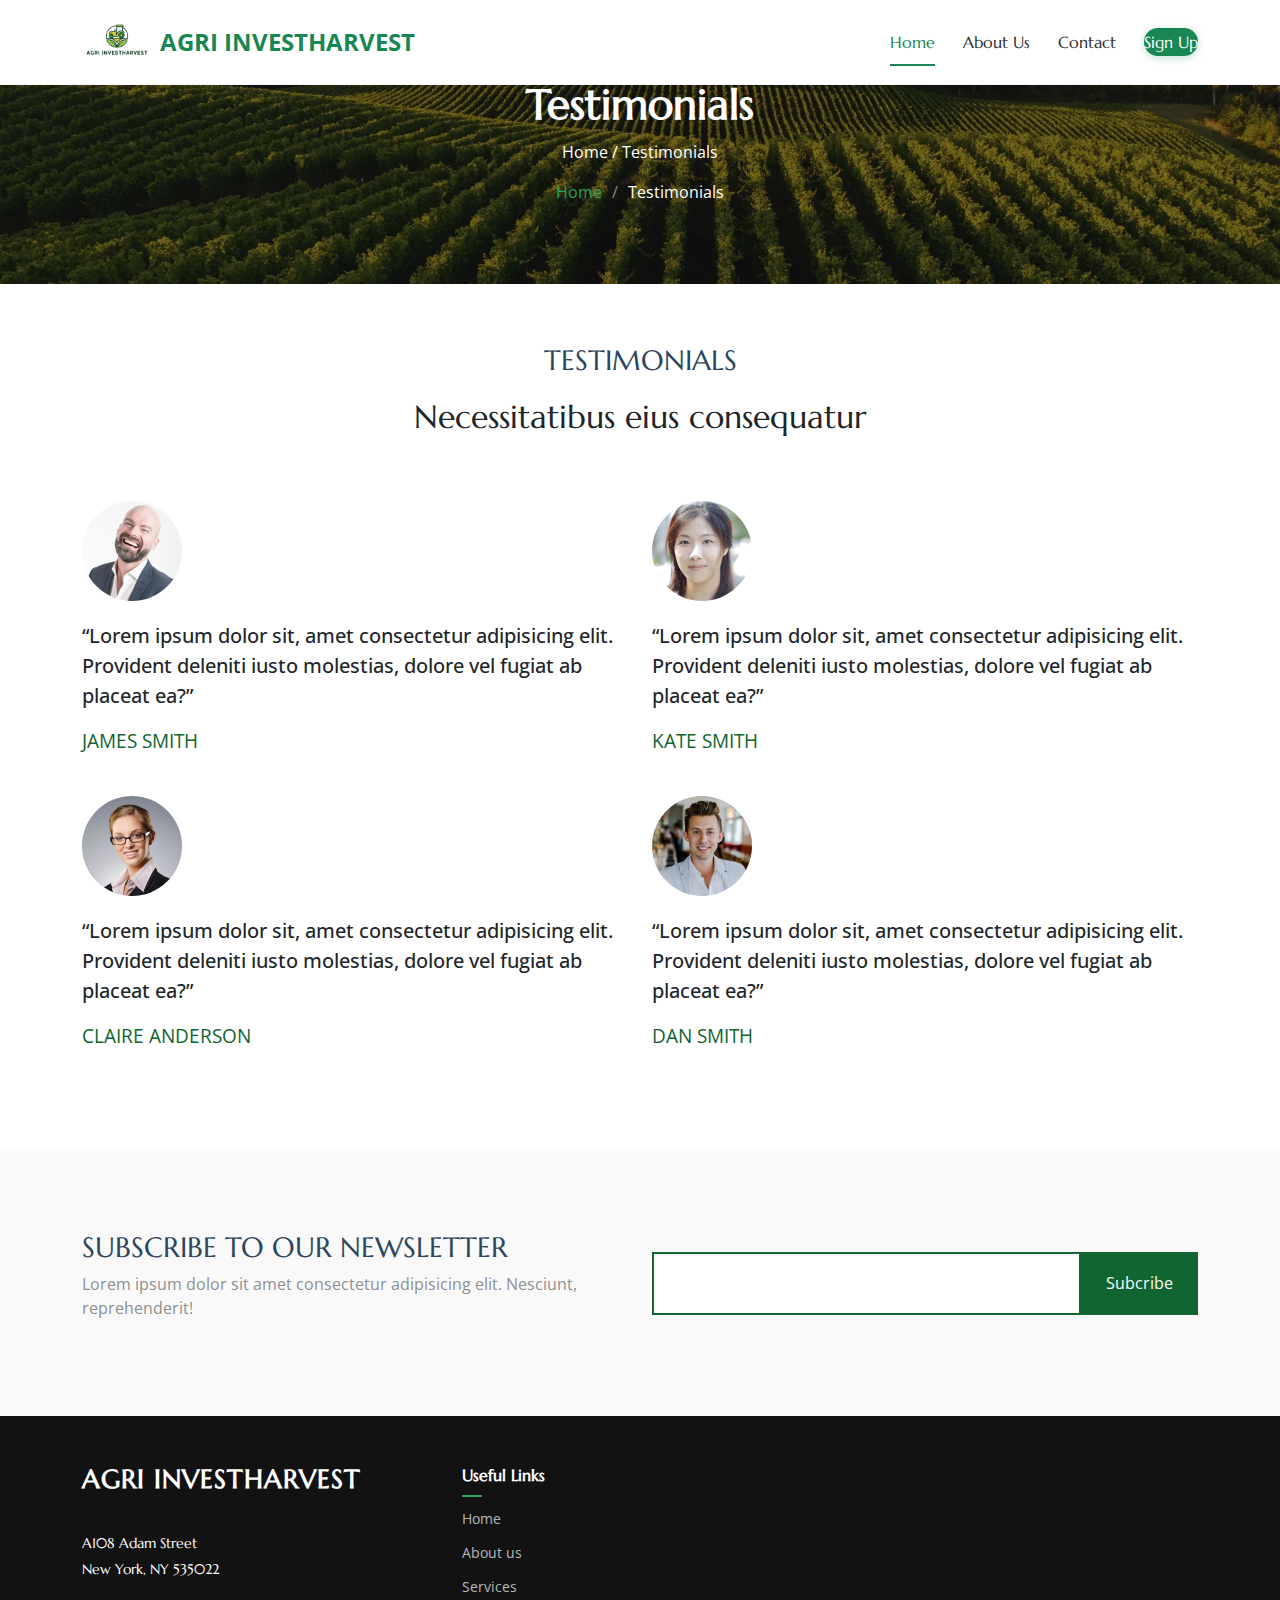
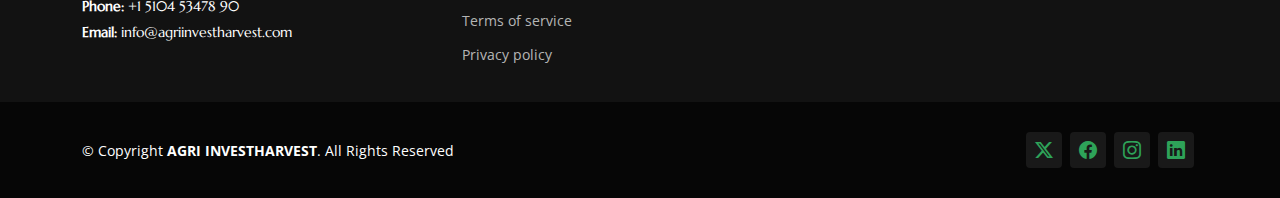
<file: testimonials.html>
<!DOCTYPE html>
<html lang="en">

<head>
  <meta charset="utf-8">
  <meta content="width=device-width, initial-scale=1.0" name="viewport">
  <title>AGRI INVESTHARVEST</title>
  <meta name="description" content="Grow your wealth daily with our secure investment platform. Simplified investing with daily returns, transparent tracking, and exciting lottery rewards for extra earnings. Start building your financial future today.">

<meta name="keywords" content="investment platform, daily returns, wealth growth, online investing, secure investments, passive income, financial freedom, investment rewards, smart investing, lottery rewards, transparent investment">


  <!-- outsourceLogos -->
  <link href="assets/img/outsourceLogo.png" rel="icon">


  <!-- Fonts -->
  <link href="https://fonts.googleapis.com" rel="preconnect">
  <link href="https://fonts.gstatic.com" rel="preconnect" crossorigin>
  <link
    href="https://fonts.googleapis.com/css2?family=Open+Sans:ital,wght@0,300;0,400;0,500;0,600;0,700;0,800;1,300;1,400;1,500;1,600;1,700;1,800&family=Marcellus:wght@400&display=swap"
    rel="stylesheet">

  <!-- Vendor CSS Files -->
  <link href="assets/vendor/bootstrap/css/bootstrap.min.css" rel="stylesheet">
  <link href="assets/vendor/bootstrap-icons/bootstrap-icons.css" rel="stylesheet">
  <link href="assets/vendor/aos/aos.css" rel="stylesheet">
  <link href="assets/vendor/swiper/swiper-bundle.min.css" rel="stylesheet">
  <link href="assets/vendor/glightbox/css/glightbox.min.css" rel="stylesheet">

  <!-- Main CSS File -->
  <link href="assets/css/main.css" rel="stylesheet">


</head>

<body class="index-page">

  <!-- ====== Header (drop-in) ====== -->
<header id="header" class="header d-flex align-items-center fixed-top bg-white">
  <div class="container-fluid container-xl position-relative d-flex align-items-center justify-content-between">

    <!-- Logo + Brand -->
    <a href="index.html" class="logo d-flex align-items-center text-decoration-none">
      <img src="assets/img/logo.png" alt="Logo" width="70" height="auto">

      <span class="fw-bold text-success fs-4">AGRI INVESTHARVEST</span>
    </a>

    <!-- Navigation (kept your structure) -->
    <nav id="navmenu" class="navmenu" aria-label="Primary">
      <ul>
        <li><a href="index.html" class="active">Home</a></li>
        <li><a href="about.html">About Us</a></li>
        <li><a href="contact.html">Contact</a></li>
        <li><a href="/user/register.php" class="btn-signup">Sign Up</a></li>
      </ul>
      <!-- Mobile toggle (kept your <i>, but made it accessible) -->
      <i class="mobile-nav-toggle d-xl-none bi bi-list" role="button" tabindex="0"
         aria-label="Open menu" aria-controls="navmenu" aria-expanded="false"></i>
    </nav>

  </div>
</header>

<!-- Overlay (click to close on mobile) -->
<div id="nav-overlay" aria-hidden="true"></div>

<!-- OPTIONAL: Bootstrap Icons (for bi-list / bi-x). If you already include this, keep yours. -->
<link href="https://cdn.jsdelivr.net/npm/bootstrap-icons@1.11.3/font/bootstrap-icons.css" rel="stylesheet">

<style>
  /* ====== Base/Header ====== */
  #header {
    padding: 14px 0;
    transition: padding .25s ease, box-shadow .25s ease, background-color .25s ease;
    z-index: 1000;
    background-color: #fff;
    border-bottom: 1px solid rgba(0,0,0,.04);
  }
  #header.scrolled {
    padding: 8px 0;
    box-shadow: 0 6px 24px rgba(0,0,0,.06);
  }

  /* ====== Desktop nav ====== */
  #header .navmenu ul {
    display: flex;
    align-items: center;
    gap: 28px;
    margin: 0;
    padding: 0;
    list-style: none;
  }
  #header .navmenu ul li a {
    display: inline-block;
    position: relative;
    font-weight: 500;
    color: #2d2d2d;
    padding: 6px 0;
    text-decoration: none;
    transition: color .2s ease;
  }
  #header .navmenu ul li a::after {
    content: "";
    position: absolute;
    left: 0; bottom: -6px;
    width: 0;
    height: 2px;
    background: #198754;
    transition: width .25s ease;
  }
  #header .navmenu ul li a:hover,
  #header .navmenu ul li a.active { color: #198754; }
  #header .navmenu ul li a:hover::after,
  #header .navmenu ul li a.active::after { width: 100%; }

  .btn-signup {
    background: #198754;
    color: #fff !important;
    padding: 8px 18px;
    border-radius: 999px;
    font-weight: 600;
    line-height: 1;
    box-shadow: 0 2px 8px rgba(25,135,84,.25);
    transition: box-shadow .25s ease, transform .06s ease, background .2s ease;
  }
  .btn-signup:hover { background: #157347; box-shadow: 0 6px 16px rgba(25,135,84,.28); }
  .btn-signup:active { transform: translateY(1px); }

  /* ====== Mobile: panel + overlay ====== */
  .mobile-nav-toggle {
    font-size: 32px;
    cursor: pointer;
    color: #2d2d2d;
    -webkit-tap-highlight-color: transparent;
    outline: none;
  }

  /* Overlay behind the panel */
  #nav-overlay {
    display: none;
    position: fixed;
    inset: 0;
    background: rgba(0,0,0,.5);
    z-index: 999; /* below menu(1000) but above page */
    opacity: 0;
    transition: opacity .25s ease;
  }
  #nav-overlay.active { display: block; opacity: 1; }

  /* Slide-in panel */
  @media (max-width: 991.98px) {
    #header .navmenu ul {
      position: fixed;
      top: 0;
      right: 0;
      height: 100vh;
      width: min(82vw, 340px);
      flex-direction: column;
      align-items: flex-start;
      gap: 18px;
      padding: 88px 24px 24px;
      background: #fff;
      box-shadow: -10px 0 24px rgba(0,0,0,.10);
      transform: translateX(100%);
      opacity: 0;
      pointer-events: none;
      transition: transform .35s cubic-bezier(.22,.61,.36,1), opacity .25s ease;
      z-index: 1000;
    }
    /* Reveal when body has .mobile-open (robust & conflict-free) */
    body.mobile-open #header .navmenu ul {
      transform: translateX(0);
      opacity: 1;
      pointer-events: auto;
    }

    /* Touch targets */
    #header .navmenu ul li a {
      padding: 10px 2px;
      font-size: 1.05rem;
    }
    /* Remove underline anim on mobile list */
    #header .navmenu ul li a::after { display: none; }
  }

  /* Reduced motion respect */
  @media (prefers-reduced-motion: reduce) {
    * { transition: none !important; animation: none !important; }
  }
</style>

<script>
(function () {
  // Guard against premature execution
  document.addEventListener('DOMContentLoaded', function () {
    const header   = document.getElementById('header');
    const navWrap  = document.getElementById('navmenu');
    const navList  = navWrap ? navWrap.querySelector('ul') : null;
    const toggle   = navWrap ? navWrap.querySelector('.mobile-nav-toggle') : null;
    let overlay = document.getElementById('nav-overlay');

    if (!overlay) {
      overlay = document.createElement('div');
      overlay.id = 'nav-overlay';
      document.body.appendChild(overlay);
    }

    // Scroll shrink effect (debounced)
    let lastY = 0, ticking = false;
    const onScroll = () => {
      lastY = window.scrollY || 0;
      if (!ticking) {
        window.requestAnimationFrame(() => {
          if (header) header.classList.toggle('scrolled', lastY > 50);
          ticking = false;
        });
        ticking = true;
      }
    };
    window.addEventListener('scroll', onScroll, { passive: true });
    onScroll(); // init

    // Helpers
    const openMenu = () => {
      document.body.classList.add('mobile-open');
      overlay.classList.add('active');
      if (toggle) {
        toggle.setAttribute('aria-expanded', 'true');
        if (toggle.classList.contains('bi-list')) toggle.classList.replace('bi-list', 'bi-x');
      }
      // lock scroll
      document.documentElement.style.overflow = 'hidden';
      document.body.style.overflow = 'hidden';
      // focus first link for accessibility
      if (navList) {
        const firstLink = navList.querySelector('a');
        if (firstLink) firstLink.focus({ preventScroll: true });
      }
    };
    const closeMenu = () => {
      document.body.classList.remove('mobile-open');
      overlay.classList.remove('active');
      if (toggle) {
        toggle.setAttribute('aria-expanded', 'false');
        if (toggle.classList.contains('bi-x')) toggle.classList.replace('bi-x', 'bi-list');
      }
      document.documentElement.style.overflow = '';
      document.body.style.overflow = '';
    };
    const isOpen = () => document.body.classList.contains('mobile-open');

    // Toggle via click/keyboard
    if (toggle) {
      toggle.addEventListener('click', () => (isOpen() ? closeMenu() : openMenu()));
      toggle.addEventListener('keydown', (e) => {
        if (e.key === 'Enter' || e.key === ' ') { e.preventDefault(); isOpen() ? closeMenu() : openMenu(); }
      });
    }
    overlay.addEventListener('click', closeMenu);

    // Close on ESC
    document.addEventListener('keydown', (e) => {
      if (e.key === 'Escape' && isOpen()) closeMenu();
    });

    // Close on any nav link click (single-page feel)
    if (navList) {
      navList.addEventListener('click', (e) => {
        const t = e.target;
        if (t && t.tagName === 'A' && isOpen()) closeMenu();
      });
    }

    // Reset on resize to desktop
    const BREAKPOINT = 992; // matches CSS (991.98)
    let prevWide = window.innerWidth >= BREAKPOINT;
    window.addEventListener('resize', () => {
      const wide = window.innerWidth >= BREAKPOINT;
      if (wide && !prevWide) { closeMenu(); }
      prevWide = wide;
    });

    // Auto-activate current link (simple)
    try {
      const here = location.pathname.split('/').pop() || 'index.html';
      if (navList) [...navList.querySelectorAll('a')].forEach(a => {
        const href = (a.getAttribute('href') || '').split('?')[0];
        if (href === here) a.classList.add('active');
      });
    } catch(_) {}
  });
})();
</script>


  <main class="main">

    <!-- Page Title -->
    <div class="page-title dark-background" data-aos="fade" style="background-image: url(assets/img/page-title-bg.webp);">
      <div class="container position-relative">
        <h1>Testimonials</h1>
        <p>
          Home
          /
          Testimonials
        </p>
        <nav class="breadcrumbs">
          <ol>
            <li><a href="index.html">Home</a></li>
            <li class="current">Testimonials</li>
          </ol>
        </nav>
      </div>
    </div><!-- End Page Title -->

    <!-- Testimonials Section -->
    <section class="testimonials-12 testimonials section" id="testimonials">
      <!-- Section Title -->
      <div class="container section-title" data-aos="fade-up">
        <h2>TESTIMONIALS</h2>
        <p>Necessitatibus eius consequatur</p>
      </div><!-- End Section Title -->

      <div class="testimonial-wrap">
        <div class="container">
          <div class="row">
            <div class="col-md-6 mb-4 mb-md-4">
              <div class="testimonial">
                <img src="assets/img/testimonials/testimonials-1.jpg" alt="Testimonial author">
                <blockquote>
                  <p>
                    “Lorem ipsum dolor sit, amet consectetur adipisicing
                    elit. Provident deleniti iusto molestias, dolore vel fugiat
                    ab placeat ea?”
                  </p>
                </blockquote>
                <p class="client-name">James Smith</p>
              </div>
            </div>
            <div class="col-md-6 mb-4 mb-md-4">
              <div class="testimonial">
                <img src="assets/img/testimonials/testimonials-2.jpg" alt="Testimonial author">
                <blockquote>
                  <p>
                    “Lorem ipsum dolor sit, amet consectetur adipisicing
                    elit. Provident deleniti iusto molestias, dolore vel fugiat
                    ab placeat ea?”
                  </p>
                </blockquote>
                <p class="client-name">Kate Smith</p>
              </div>
            </div>
            <div class="col-md-6 mb-4 mb-md-4">
              <div class="testimonial">
                <img src="assets/img/testimonials/testimonials-3.jpg" alt="Testimonial author">
                <blockquote>
                  <p>
                    “Lorem ipsum dolor sit, amet consectetur adipisicing
                    elit. Provident deleniti iusto molestias, dolore vel fugiat
                    ab placeat ea?”
                  </p>
                </blockquote>
                <p class="client-name">Claire Anderson</p>
              </div>
            </div>
            <div class="col-md-6 mb-4 mb-md-4">
              <div class="testimonial">
                <img src="assets/img/testimonials/testimonials-4.jpg" alt="Testimonial author">
                <blockquote>
                  <p>
                    “Lorem ipsum dolor sit, amet consectetur adipisicing
                    elit. Provident deleniti iusto molestias, dolore vel fugiat
                    ab placeat ea?”
                  </p>
                </blockquote>
                <p class="client-name">Dan Smith</p>
              </div>
            </div>
          </div>
        </div>
      </div>
    </section><!-- /Testimonials Section -->

    <!-- Call To Action Section -->
    <section id="call-to-action" class="call-to-action section light-background">

      <div class="content">
        <div class="container">
          <div class="row align-items-center">
            <div class="col-lg-6">
              <h3>Subscribe To Our Newsletter</h3>
              <p class="opacity-50">
                Lorem ipsum dolor sit amet consectetur adipisicing elit.
                Nesciunt, reprehenderit!
              </p>
            </div>
            <div class="col-lg-6">
              <form action="forms/newsletter.php" class="form-subscribe php-email-form">
                <div class="form-group d-flex align-items-stretch">
                  <input type="email" name="email" class="form-control h-100" placeholder="Enter your e-mail">
                  <input type="submit" class="btn btn-secondary px-4" value="Subcribe">
                </div>
                <div class="loading">Loading</div>
                <div class="error-message"></div>
                <div class="sent-message">
                  Your subscription request has been sent. Thank you!
                </div>
              </form>
            </div>
          </div>
        </div>
      </div>
    </section><!-- /Call To Action Section -->

  </main>

   <footer id="footer" class="footer dark-background">
    <div class="footer-top">
      <div class="container">
        <div class="row gy-4">
          <div class="col-lg-4 col-md-6 footer-about">
            <a href="index.html" class="logo d-flex align-items-center">
              <span class="sitename">AGRI INVESTHARVEST</span>
            </a>
            <div class="footer-contact pt-3">
              <p>A108 Adam Street</p>
              <p>New York, NY 535022</p>
              <p class="mt-3"><strong>Phone:</strong> <span>+1 5104 53478 90</span></p>
              <p><strong>Email:</strong> <span>info@agriinvestharvest.com</span></p>
            </div>
          </div>

          <div class="col-lg-2 col-md-3 footer-links">
            <h4>Useful Links</h4>
            <ul>
              <li><a href="#">Home</a></li>
              <li><a href="#">About us</a></li>
              <li><a href="#">Services</a></li>
              <li><a href="#">Terms of service</a></li>
              <li><a href="#">Privacy policy</a></li>
            </ul>
          </div>

        

          

        </div>
      </div>
    </div>

    <div class="copyright text-center">
      <div
        class="container d-flex flex-column flex-lg-row justify-content-center justify-content-lg-between align-items-center">

        <div class="d-flex flex-column align-items-center align-items-lg-start">
          <div>
            © Copyright <strong><span>AGRI INVESTHARVEST</span></strong>. All Rights Reserved
          </div>
          
        </div>

        <div class="social-links order-first order-lg-last mb-3 mb-lg-0">
          <a href=""><i class="bi bi-twitter-x"></i></a>
          <a href=""><i class="bi bi-facebook"></i></a>
          <a href=""><i class="bi bi-instagram"></i></a>
          <a href=""><i class="bi bi-linkedin"></i></a>
        </div>

      </div>
    </div>

  </footer>

  <!-- Scroll Top -->
  <a href="#" id="scroll-top" class="scroll-top d-flex align-items-center justify-content-center"><i class="bi bi-arrow-up-short"></i></a>

  <!-- Preloader -->
  <div id="preloader"></div>

  <!-- Vendor JS Files -->
  <script src="assets/vendor/bootstrap/js/bootstrap.bundle.min.js"></script>
  <script src="assets/vendor/php-email-form/validate.js"></script>
  <script src="assets/vendor/aos/aos.js"></script>
  <script src="assets/vendor/swiper/swiper-bundle.min.js"></script>
  <script src="assets/vendor/glightbox/js/glightbox.min.js"></script>

  <!-- Main JS File -->
  <script src="assets/js/main.js"></script>

</body>

</html>
</file>
<file: assets/css/main.css>
/**
* Template Name: AgriCulture
* Template URL: https://bootstrapmade.com/agriculture-bootstrap-website-template/
* Updated: Aug 07 2024 with Bootstrap v5.3.3
* Author: BootstrapMade.com
* License: https://bootstrapmade.com/license/
*/

/*--------------------------------------------------------------
# Font & Color Variables
# Help: https://bootstrapmade.com/color-system/
--------------------------------------------------------------*/
/* Fonts */
:root {
  --default-font: "Open Sans",  system-ui, -apple-system, "Segoe UI", Roboto, "Helvetica Neue", Arial, "Noto Sans", "Liberation Sans", sans-serif, "Apple Color Emoji", "Segoe UI Emoji", "Segoe UI Symbol", "Noto Color Emoji";
  --heading-font: "Marcellus",  sans-serif;
  --nav-font: "Marcellus",  sans-serif;
}

/* Global Colors - The following color variables are used throughout the website. Updating them here will change the color scheme of the entire website */
:root { 
  --background-color: #ffffff; /* Background color for the entire website, including individual sections */
  --default-color: #212529; /* Default color used for the majority of the text content across the entire website */
  --heading-color: #2d465e; /* Color for headings, subheadings and title throughout the website */
  --accent-color: #116530; /* Accent color that represents your brand on the website. It's used for buttons, links, and other elements that need to stand out */
  --surface-color: #ffffff; /* The surface color is used as a background of boxed elements within sections, such as cards, icon boxes, or other elements that require a visual separation from the global background. */
  --contrast-color: #ffffff; /* Contrast color for text, ensuring readability against backgrounds of accent, heading, or default colors. */
}

/* Nav Menu Colors - The following color variables are used specifically for the navigation menu. They are separate from the global colors to allow for more customization options */
:root {
  --nav-color: #212529;  /* The default color of the main navmenu links */
  --nav-hover-color: #116530; /* Applied to main navmenu links when they are hovered over or active */
  --nav-mobile-background-color: #ffffff; /* Used as the background color for mobile navigation menu */
  --nav-dropdown-background-color: #ffffff; /* Used as the background color for dropdown items that appear when hovering over primary navigation items */
  --nav-dropdown-color: #212529; /* Used for navigation links of the dropdown items in the navigation menu. */
  --nav-dropdown-hover-color: #116530; /* Similar to --nav-hover-color, this color is applied to dropdown navigation links when they are hovered over. */
}

/* Color Presets - These classes override global colors when applied to any section or element, providing reuse of the sam color scheme. */

.light-background {
  --background-color: #f9f9f9;
  --surface-color: #ffffff;
}

.dark-background {
  --background-color: #060606;
  --default-color: #ffffff;
  --heading-color: #ffffff;
  --accent-color: #2ea359;
  --surface-color: #252525;
  --contrast-color: #ffffff;
}

/* Smooth scroll */
:root {
  scroll-behavior: smooth;
}

/*--------------------------------------------------------------
# General Styling & Shared Classes
--------------------------------------------------------------*/
body {
  color: var(--default-color);
  background-color: var(--background-color);
  font-family: var(--default-font);
}

a {
  color: var(--accent-color);
  text-decoration: none;
  transition: 0.3s;
}

a:hover {
  color: color-mix(in srgb, var(--accent-color), transparent 25%);
  text-decoration: none;
}

h1,
h2,
h3,
h4,
h5,
h6 {
  color: var(--heading-color);
  font-family: var(--heading-font);
}

/* PHP Email Form Messages
------------------------------*/
.php-email-form .error-message {
  display: none;
  background: #df1529;
  color: #ffffff;
  text-align: left;
  padding: 15px;
  margin-bottom: 24px;
  font-weight: 600;
}

.php-email-form .sent-message {
  display: none;
  color: #ffffff;
  background: #059652;
  text-align: center;
  padding: 15px;
  margin-bottom: 24px;
  font-weight: 600;
}

.php-email-form .loading {
  display: none;
  background: var(--surface-color);
  text-align: center;
  padding: 15px;
  margin-bottom: 24px;
}

.php-email-form .loading:before {
  content: "";
  display: inline-block;
  border-radius: 50%;
  width: 24px;
  height: 24px;
  margin: 0 10px -6px 0;
  border: 3px solid var(--accent-color);
  border-top-color: var(--surface-color);
  animation: php-email-form-loading 1s linear infinite;
}

@keyframes php-email-form-loading {
  0% {
    transform: rotate(0deg);
  }

  100% {
    transform: rotate(360deg);
  }
}

/* Pulsating Play Button
------------------------------*/
.pulsating-play-btn {
  width: 94px;
  height: 94px;
  background: radial-gradient(var(--accent-color) 50%, color-mix(in srgb, var(--accent-color), transparent 75%) 52%);
  border-radius: 50%;
  display: block;
  position: relative;
  overflow: hidden;
}

.pulsating-play-btn:before {
  content: "";
  position: absolute;
  width: 120px;
  height: 120px;
  animation-delay: 0s;
  animation: pulsate-play-btn 2s;
  animation-direction: forwards;
  animation-iteration-count: infinite;
  animation-timing-function: steps;
  opacity: 1;
  border-radius: 50%;
  border: 5px solid color-mix(in srgb, var(--accent-color), transparent 30%);
  top: -15%;
  left: -15%;
  background: rgba(198, 16, 0, 0);
}

.pulsating-play-btn:after {
  content: "";
  position: absolute;
  left: 50%;
  top: 50%;
  transform: translateX(-40%) translateY(-50%);
  width: 0;
  height: 0;
  border-top: 10px solid transparent;
  border-bottom: 10px solid transparent;
  border-left: 15px solid #fff;
  z-index: 100;
  transition: all 400ms cubic-bezier(0.55, 0.055, 0.675, 0.19);
}

.pulsating-play-btn:hover:before {
  content: "";
  position: absolute;
  left: 50%;
  top: 50%;
  transform: translateX(-40%) translateY(-50%);
  width: 0;
  height: 0;
  border: none;
  border-top: 10px solid transparent;
  border-bottom: 10px solid transparent;
  border-left: 15px solid #fff;
  z-index: 200;
  animation: none;
  border-radius: 0;
}

.pulsating-play-btn:hover:after {
  border-left: 15px solid var(--accent-color);
  transform: scale(20);
}

@keyframes pulsate-play-btn {
  0% {
    transform: scale(0.6, 0.6);
    opacity: 1;
  }

  100% {
    transform: scale(1, 1);
    opacity: 0;
  }
}

/*--------------------------------------------------------------
# Global Header
--------------------------------------------------------------*/
.header {
  color: var(--default-color);
  background-color: var(--background-color);
  /* padding: 20px 0; */
  transition: all 0.5s;
  z-index: 997;
}


/* Feature Cards */
.feature-card {
  background: #fff;
  border-radius: 15px;
  padding: 2rem 1.5rem;
  box-shadow: 0 3px 12px rgba(0, 0, 0, 0.08);
  transition: all 0.3s ease;
}

.feature-card:hover {
  transform: translateY(-10px);
  box-shadow: 0 8px 25px rgba(16, 185, 129, 0.4);
  background: linear-gradient(135deg, #d1fae5, #ecfdf5);
}

/* Feature Icons */
.feature-icon {
  width: 80px;
  height: 80px;
  margin: 0 auto 1rem;
  border-radius: 50%;
  background: linear-gradient(135deg, #22c55e, #16a34a);
  color: white;
  font-size: 2rem;
  display: flex;
  align-items: center;
  justify-content: center;
  transition: transform 0.3s ease;
}

.feature-card:hover .feature-icon {
  transform: rotate(10deg) scale(1.1);
}

/* Titles */
.feature-card .card-title {
  font-weight: 600;
  margin-bottom: 0.75rem;
  color: #064e3b;
}


.header .logo {
  line-height: 1;
}

.header .logo img {
  max-height: 80px;
  object-fit: fill !important;
  margin-right: 8px;
  /* border: #df1529 solid 2px; */
}

.header .logo h1 {
  font-size: 30px;
  margin: 0;
  font-weight: 700;
  color: var(--heading-color);
}

.scrolled .header {
  box-shadow: 0px 0 18px color-mix(in srgb, var(--default-color), transparent 85%);
}

/*--------------------------------------------------------------
# Navigation Menu
--------------------------------------------------------------*/
/* Navmenu - Desktop */
@media (min-width: 1200px) {
  .navmenu {
    padding: 0;
  }

  /* .logo-img {
  width: 100px !important;
  height: 180px !important;
 
  border-color: #df1529;
  border: 2px;
  border-style: solid;
} */


  .navmenu ul {
    margin: 0;
    padding: 0;
    display: flex;
    list-style: none;
    align-items: center;
  }

  .navmenu li {
    position: relative;
  }

  .navmenu a,
  .navmenu a:focus {
    color: var(--nav-color);
    padding: 18px 15px;
    font-size: 16px;
    font-family: var(--nav-font);
    font-weight: 400;
    display: flex;
    align-items: center;
    justify-content: space-between;
    white-space: nowrap;
    transition: 0.3s;
  }

  .navmenu a i,
  .navmenu a:focus i {
    font-size: 12px;
    line-height: 0;
    margin-left: 5px;
    transition: 0.3s;
  }

  .navmenu li:last-child a {
    padding-right: 0;
  }

  .navmenu li:hover>a,
  .navmenu .active,
  .navmenu .active:focus {
    color: var(--nav-hover-color);
  }

  .navmenu .dropdown ul {
    margin: 0;
    padding: 10px 0;
    background: var(--nav-dropdown-background-color);
    display: block;
    position: absolute;
    visibility: hidden;
    left: 14px;
    top: 130%;
    opacity: 0;
    transition: 0.3s;
    border-radius: 4px;
    z-index: 99;
    box-shadow: 0px 0px 30px color-mix(in srgb, var(--default-color), transparent 85%);
  }

  .navmenu .dropdown ul li {
    min-width: 200px;
  }

  .navmenu .dropdown ul a {
    padding: 10px 20px;
    font-size: 15px;
    text-transform: none;
    color: var(--nav-dropdown-color);
  }

  .navmenu .dropdown ul a i {
    font-size: 12px;
  }

  .navmenu .dropdown ul a:hover,
  .navmenu .dropdown ul .active:hover,
  .navmenu .dropdown ul li:hover>a {
    color: var(--nav-dropdown-hover-color);
  }

  .navmenu .dropdown:hover>ul {
    opacity: 1;
    top: 100%;
    visibility: visible;
  }

  .navmenu .dropdown .dropdown ul {
    top: 0;
    left: -90%;
    visibility: hidden;
  }

  .navmenu .dropdown .dropdown:hover>ul {
    opacity: 1;
    top: 0;
    left: -100%;
    visibility: visible;
  }
}

/* Navmenu - Mobile */
@media (max-width: 1199px) {
  .mobile-nav-toggle {
    color: var(--nav-color);
    font-size: 28px;
    line-height: 0;
    margin-right: 10px;
    cursor: pointer;
    transition: color 0.3s;
  }

  .navmenu {
    padding: 0;
    z-index: 9997;
  }

  .navmenu ul {
    display: none;
    list-style: none;
    position: absolute;
    inset: 0px 0px 0px 150px;
    padding: 10px 0;
    margin: 0;
    border-radius: 6px;
    background-color: var(--nav-mobile-background-color);
    overflow-y: auto;
    transition: 0.3s;
    z-index: 9998;
    box-shadow: 0px 0px 30px color-mix(in srgb, var(--default-color), transparent 90%);
  }

  .navmenu a,
  .navmenu a:focus {
    color: var(--nav-dropdown-color);
    padding: 10px 20px;
    font-family: var(--nav-font);
    font-size: 17px;
    font-weight: 500;
    display: flex;
    align-items: center;
    justify-content: space-between;
    white-space: nowrap;
    transition: 0.3s;
  }

  .navmenu a i,
  .navmenu a:focus i {
    font-size: 12px;
    line-height: 0;
    margin-left: 5px;
    width: 30px;
    height: 30px;
    display: flex;
    align-items: center;
    justify-content: center;
    border-radius: 50%;
    transition: 0.3s;
    background-color: color-mix(in srgb, var(--accent-color), transparent 90%);
  }

  .navmenu a i:hover,
  .navmenu a:focus i:hover {
    background-color: var(--accent-color);
    color: var(--contrast-color);
  }

  .navmenu a:hover,
  .navmenu .active,
  .navmenu .active:focus {
    color: var(--nav-dropdown-hover-color);
  }

  .navmenu .active i,
  .navmenu .active:focus i {
    background-color: var(--accent-color);
    color: var(--contrast-color);
    transform: rotate(180deg);
  }

  .navmenu .dropdown ul {
    position: static;
    display: none;
    z-index: 99;
    padding: 10px 0;
    margin: 10px 20px;
    background-color: var(--nav-dropdown-background-color);
    border: 1px solid color-mix(in srgb, var(--default-color), transparent 90%);
    box-shadow: none;
    transition: all 0.5s ease-in-out;
  }

  .navmenu .dropdown ul ul {
    background-color: rgba(33, 37, 41, 0.1);
  }

  .navmenu .dropdown>.dropdown-active {
    display: block;
    background-color: rgba(33, 37, 41, 0.03);
  }

  .mobile-nav-active {
    overflow: hidden;
  }

  .mobile-nav-active .mobile-nav-toggle {
    color: #fff;
    position: absolute;
    font-size: 32px;
    top: 15px;
    right: 15px;
    margin-right: 0;
    z-index: 9999;
  }

  .mobile-nav-active .navmenu {
    position: fixed;
    overflow: hidden;
    inset: 0;
    background: rgba(33, 37, 41, 0.8);
    transition: 0.3s;
  }

  .mobile-nav-active .navmenu>ul {
    display: block;
  }
}

/*--------------------------------------------------------------
# Global Footer
--------------------------------------------------------------*/
.footer {
  color: var(--default-color);
  background-color: var(--background-color);
  font-size: 14px;
  position: relative;
}

.footer .footer-top {
  background-color: color-mix(in srgb, var(--background-color), white 5%);
  padding-top: 50px;
}

.footer .footer-about .logo {
  line-height: 1;
  margin-bottom: 25px;
}

.footer .footer-about .logo img {
  max-height: 40px;
  margin-right: 6px;
}

.footer .footer-about .logo span {
  color: var(--heading-color);
  font-family: var(--heading-font);
  font-size: 26px;
  font-weight: 700;
  letter-spacing: 1px;
}

.footer .footer-about p {
  font-size: 14px;
  font-family: var(--heading-font);
}

.footer h4 {
  font-size: 16px;
  font-weight: 600;
  position: relative;
  padding-bottom: 12px;
  margin-bottom: 15px;
}

.footer h4::after {
  content: "";
  position: absolute;
  display: block;
  width: 20px;
  height: 2px;
  background: var(--accent-color);
  bottom: 0;
  left: 0;
}

.footer .footer-links {
  margin-bottom: 30px;
}

.footer .footer-links ul {
  list-style: none;
  padding: 0;
  margin: 0;
}

.footer .footer-links ul i {
  padding-right: 2px;
  font-size: 12px;
  line-height: 0;
}

.footer .footer-links ul li {
  padding: 10px 0;
  display: flex;
  align-items: center;
}

.footer .footer-links ul li:first-child {
  padding-top: 0;
}

.footer .footer-links ul a {
  color: color-mix(in srgb, var(--default-color), transparent 30%);
  display: inline-block;
  line-height: 1;
}

.footer .footer-links ul a:hover {
  color: var(--accent-color);
}

.footer .footer-contact p {
  margin-bottom: 5px;
}

.footer .copyright {
  padding: 30px 0;
}

.footer .copyright p {
  margin-bottom: 0;
}

.footer .credits {
  margin-top: 5px;
  font-size: 13px;
}

.footer .social-links a {
  font-size: 18px;
  display: inline-block;
  background: color-mix(in srgb, var(--default-color), transparent 92%);
  color: var(--accent-color);
  line-height: 1;
  padding: 8px 0;
  margin-right: 4px;
  border-radius: 4px;
  text-align: center;
  width: 36px;
  height: 36px;
  transition: 0.3s;
}

.footer .social-links a:hover {
  color: var(--contrast-color);
  background: var(--accent-color);
  text-decoration: none;
}

/*--------------------------------------------------------------
# Preloader
--------------------------------------------------------------*/
#preloader {
  position: fixed;
  inset: 0;
  z-index: 999999;
  overflow: hidden;
  background: var(--background-color);
  transition: all 0.6s ease-out;
}

#preloader:before {
  content: "";
  position: fixed;
  top: calc(50% - 30px);
  left: calc(50% - 30px);
  border: 6px solid #ffffff;
  border-color: var(--accent-color) transparent var(--accent-color) transparent;
  border-radius: 50%;
  width: 60px;
  height: 60px;
  animation: animate-preloader 1.5s linear infinite;
}

@keyframes animate-preloader {
  0% {
    transform: rotate(0deg);
  }

  100% {
    transform: rotate(360deg);
  }
}

/*--------------------------------------------------------------
# Scroll Top Button
--------------------------------------------------------------*/
.scroll-top {
  position: fixed;
  visibility: hidden;
  opacity: 0;
  right: 15px;
  bottom: 15px;
  z-index: 99999;
  background-color: var(--accent-color);
  width: 40px;
  height: 40px;
  border-radius: 4px;
  transition: all 0.4s;
}

.scroll-top i {
  font-size: 24px;
  color: var(--contrast-color);
  line-height: 0;
}

.scroll-top:hover {
  background-color: color-mix(in srgb, var(--accent-color), transparent 20%);
  color: var(--contrast-color);
}

.scroll-top.active {
  visibility: visible;
  opacity: 1;
}

/*--------------------------------------------------------------
# Disable aos animation delay on mobile devices
--------------------------------------------------------------*/
@media screen and (max-width: 768px) {
  [data-aos-delay] {
    transition-delay: 0 !important;
  }
}

/*--------------------------------------------------------------
# Global Page Titles & Breadcrumbs
--------------------------------------------------------------*/
.page-title {
  color: var(--default-color);
  background-color: var(--background-color);
  background-size: cover;
  background-position: center;
  background-repeat: no-repeat;
  padding: 80px 0;
  text-align: center;
  position: relative;
}

.page-title:before {
  content: "";
  background-color: color-mix(in srgb, var(--background-color), transparent 50%);
  position: absolute;
  inset: 0;
}

.page-title h1 {
  font-size: 42px;
  font-weight: 700;
  margin-bottom: 10px;
}

.page-title .breadcrumbs ol {
  display: flex;
  flex-wrap: wrap;
  list-style: none;
  justify-content: center;
  padding: 0;
  margin: 0;
  font-size: 16px;
  font-weight: 400;
}

.page-title .breadcrumbs ol li+li {
  padding-left: 10px;
}

.page-title .breadcrumbs ol li+li::before {
  content: "/";
  display: inline-block;
  padding-right: 10px;
  color: color-mix(in srgb, var(--default-color), transparent 50%);
}

/*--------------------------------------------------------------
# Global Sections
--------------------------------------------------------------*/
section,
.section {
  color: var(--default-color);
  background-color: var(--background-color);
  padding: 60px 0;
  scroll-margin-top: 100px;
  overflow: clip;
}

@media (max-width: 1199px) {

  section,
  .section {
    scroll-margin-top: 66px;
  }
}

/*--------------------------------------------------------------
# Global Section Titles
--------------------------------------------------------------*/
.section-title {
  text-align: center;
  padding-bottom: 60px;
  position: relative;
}

.section-title h2 {
  font-size: 28px;
  font-weight: 500;
  margin-bottom: 15px;
}

.section-title p {
  margin-bottom: 0;
  font-family: var(--heading-font);
  font-size: 32px;
}

/*--------------------------------------------------------------
# Hero Section
--------------------------------------------------------------*/
.hero {
  padding: 0;
}

.hero .carousel {
  width: 100%;
  min-height: calc(100vh - 100px);
  padding: 0;
  margin: 0;
  background-color: var(--background-color);
  position: relative;
}

.hero img {
  position: absolute;
  inset: 0;
  display: block;
  width: 100%;
  height: 100%;
  object-fit: cover;
  z-index: 1;
}

.hero .carousel-item {
  position: absolute;
  inset: 0;
  background-size: cover;
  background-position: center;
  background-repeat: no-repeat;
  overflow: hidden;
}

.hero .carousel-item:before {
  content: "";
  background: color-mix(in srgb, var(--background-color), transparent 60%);
  position: absolute;
  inset: 0;
  z-index: 2;
}

.hero .carousel-container {
  position: absolute;
  inset: 90px 64px 64px 64px;
  display: flex;
  justify-content: center;
  align-items: center;
  flex-direction: column;
  z-index: 3;
}

.hero h2 {
  margin-bottom: 30px;
  font-size: 48px;
  font-weight: 700;
  animation: fadeInDown 1s both;
}

@media (max-width: 768px) {
  .hero h2 {
    font-size: 30px;
  }
}

.hero p {
  animation: fadeInDown 1s both 0.2s;
}

@media (min-width: 1024px) {

  .hero h2,
  .hero p {
    max-width: 60%;
  }
}

.hero .btn-get-started {
  color: var(--contrast-color);
  background: var(--accent-color);
  font-family: var(--heading-font);
  font-weight: 500;
  font-size: 15px;
  letter-spacing: 1px;
  display: inline-block;
  padding: 8px 32px;
  border-radius: 50px;
  transition: 0.5s;
  margin: 10px;
  animation: fadeInUp 1s both 0.4s;
}

.hero .btn-get-started:hover {
  background: color-mix(in srgb, var(--accent-color), transparent 20%);
}

.hero .carousel-control-prev,
.hero .carousel-control-next {
  width: 10%;
  transition: 0.3s;
  opacity: 0.5;
}

.hero .carousel-control-prev:focus,
.hero .carousel-control-next:focus {
  opacity: 0.5;
}

.hero .carousel-control-prev:hover,
.hero .carousel-control-next:hover {
  opacity: 0.9;
}

@media (min-width: 1024px) {

  .hero .carousel-control-prev,
  .hero .carousel-control-next {
    width: 5%;
  }
}

.hero .carousel-control-next-icon,
.hero .carousel-control-prev-icon {
  background: none;
  font-size: 32px;
  line-height: 1;
}

.hero .carousel-indicators {
  list-style: none;
}

.hero .carousel-indicators li {
  cursor: pointer;
}

@keyframes fadeInUp {
  from {
    opacity: 0;
    transform: translate3d(0, 100%, 0);
  }

  to {
    opacity: 1;
    transform: translate3d(0, 0, 0);
  }
}

@keyframes fadeInDown {
  from {
    opacity: 0;
    transform: translate3d(0, -100%, 0);
  }

  to {
    opacity: 1;
    transform: translate3d(0, 0, 0);
  }
}

/*--------------------------------------------------------------
# Services Section
--------------------------------------------------------------*/
.services .section-title h2 {
  color: var(--accent-color);
  font-size: 20px;
}

.services .content .service-item {
  background-color: var(--surface-color);
  padding: 20px 30px;
  border-top: 1px solid color-mix(in srgb, var(--default-color), transparent 90%);
  border-left: 1px solid color-mix(in srgb, var(--default-color), transparent 90%);
  position: relative;
}

.services .content .service-item .number {
  position: absolute;
  right: 10px;
  top: 10px;
  font-weight: 400;
  color: color-mix(in srgb, var(--default-color), transparent 80%);
}

.services .content .service-item .service-item-icon {
  position: relative;
  margin-bottom: 20px;
  color: var(--accent-color);
}

.services .content .service-item .service-item-icon img {
  width: 50px;
}

.services .content .service-item .service-item-icon:before {
  position: absolute;
  content: "";
  transform: rotate(45deg);
  z-index: -1;
  left: -20px;
  border-top: 40px solid transparent;
  border-bottom: 40px solid transparent;
  border-right: 40px solid var(--accent-color);
  display: none;
}

.services .content .service-item .service-item-icon>span {
  color: var(--default-color);
  font-size: 4rem;
}

.services .content .service-item .service-item-content .service-heading {
  font-size: 20px;
  color: var(--default-color);
  font-weight: 400;
}

.services .content .service-item .service-item-content p {
  font-size: 15px;
}

@media (min-width: 769px) {
  .services .content [class^=col-]:nth-child(4n+4) .service-item {
    border-right: 1px solid color-mix(in srgb, var(--default-color), transparent 90%);
  }

  .services .content [class^=col-]:nth-last-child(-n+4) .service-item {
    border-bottom: 1px solid color-mix(in srgb, var(--default-color), transparent 90%);
  }
}

@media (max-width: 768px) {
  .services .content [class^=col-]:nth-child(2n+2) .service-item {
    border-right: 1px solid color-mix(in srgb, var(--default-color), transparent 90%);
  }

  .services .content [class^=col-]:last-child .service-item,
  .services .content [class^=col-]:nth-last-child(2) .service-item {
    border-bottom: 1px solid color-mix(in srgb, var(--default-color), transparent 90%);
  }
}

@media (max-width: 576px) {
  .services .content [class^=col-] .service-item {
    border: 1px solid color-mix(in srgb, var(--default-color), transparent 90%);
    margin-bottom: 10px;
  }
}

/*--------------------------------------------------------------
# About Section
--------------------------------------------------------------*/
.about .section-title {
  margin-bottom: 60px;
}

.about .content {
  background: var(--accent-color);
  color: var(--contrast-color);
  padding: 7rem 0;
}

.about .content .img-overlap {
  margin-top: -150px;
}

.about p {
  color: var(--contrast-color);
}

.about .content-title {
  color: var(--contrast-color);
  font-weight: 300;
  text-align: left;
}

.about .content-title strong {
  font-weight: 700;
}

.about .content-subtitle {
  font-weight: 300;
  color: var(--contrast-color);
  text-transform: uppercase;
  font-size: 1.3rem;
}

/*--------------------------------------------------------------
# Services 2 Section
--------------------------------------------------------------*/
.services-2 {
  overflow: visible;
  margin-bottom: 200px;
}

.services-2 .section-title {
  text-align: left;
}

.services-2 .section-title h2 {
  color: color-mix(in srgb, var(--contrast-color), transparent 50%);
  text-transform: uppercase;
  font-size: 20px;
}

.services-2 .section-title p {
  color: var(--contrast-color);
}

.services-2 .services-carousel-wrap {
  position: relative;
  margin-bottom: -200px;
}

.services-2 .swiper-wrapper {
  height: auto;
}

.services-2 .service-item {
  position: relative;
  overflow: hidden;
}

.services-2 .service-item:before {
  content: "";
  background-color: color-mix(in srgb, var(--background-color), transparent 50%);
  top: 0;
  left: 0;
  right: 0;
  bottom: 0;
  position: absolute;
  opacity: 0;
  visibility: hidden;
  z-index: 1;
  transition: 0.3s all ease;
}

.services-2 .service-item img {
  transition: 0.5s all ease;
  transform: scale(1);
}

.services-2 .service-item .service-item-contents {
  z-index: 9;
  position: absolute;
  bottom: 20px;
  left: 20px;
  right: 20px;
  transition: 0.3s all ease;
  transform: translateY(100%);
  opacity: 0;
  visibility: hidden;
}

.services-2 .service-item .service-item-contents .service-item-category {
  color: var(--accent-color);
  text-transform: uppercase;
}

.services-2 .service-item .service-item-contents .service-item-title {
  color: var(--contrast-color);
  margin-bottom: 0;
}

.services-2 .service-item:hover:before {
  opacity: 1;
  visibility: visible;
}

.services-2 .service-item:hover .service-item-contents {
  transform: translateY(0%);
  opacity: 1;
  visibility: visible;
}

.services-2 .service-item:hover img {
  transform: scale(1.2);
}

.services-2 .navigation-prev,
.services-2 .navigation-next {
  position: absolute;
  top: 50%;
  transform: translateY(-50%);
  z-index: 9;
  width: 46px;
  height: 46px;
  background: var(--contrast-color);
  background-color: none;
  border: none;
  transition: 0.3s all ease;
}

.services-2 .navigation-prev i,
.services-2 .navigation-next i {
  font-size: 2rem;
}

.services-2 .navigation-prev:hover,
.services-2 .navigation-next:hover {
  background-color: var(--accent-color);
  color: var(--contrast-color);
}

.services-2 .navigation-prev {
  left: 10px;
}

.services-2 .navigation-next {
  right: 10px;
}

.services-2 .swiper {
  padding-bottom: 50px;
}

.services-2 .swiper-pagination {
  bottom: 0px;
}

.services-2 .swiper-pagination .swiper-pagination-bullet {
  border-radius: 0;
  width: 20px;
  height: 4px;
  background-color: color-mix(in srgb, var(--background-color), transparent 80%) !important;
  opacity: 1;
}

.services-2 .swiper-pagination .swiper-pagination-bullet-active {
  background-color: var(--accent-color) !important;
}

/*--------------------------------------------------------------
# Testimonials Section
--------------------------------------------------------------*/
.testimonials .testimonial img {
  width: 100px;
  height: 100px;
  border-radius: 50%;
  margin-bottom: 20px;
}

.testimonials .testimonial blockquote p {
  font-size: 20px;
  color: var(--default-color);
  font-weight: 500;
}

.testimonials .testimonial .client-name {
  text-transform: uppercase;
  font-size: 1.2rem;
  color: var(--accent-color);
}

/*--------------------------------------------------------------
# Recent Posts Section
--------------------------------------------------------------*/
.recent-posts .post-item {
  background: var(--surface-color);
  box-shadow: 0px 2px 20px rgba(0, 0, 0, 0.1);
  transition: 0.3s;
}

.recent-posts .post-item .post-img img {
  transition: 0.5s;
}

.recent-posts .post-item .post-date {
  position: absolute;
  right: 0;
  bottom: 0;
  background-color: var(--accent-color);
  color: var(--contrast-color);
  text-transform: uppercase;
  font-size: 13px;
  padding: 6px 12px;
  font-weight: 500;
}

.recent-posts .post-item .post-content {
  padding: 30px;
}

.recent-posts .post-item .post-title {
  color: var(--heading-color);
  font-size: 20px;
  font-weight: 700;
  transition: 0.3s;
  margin-bottom: 15px;
}

.recent-posts .post-item .meta i {
  font-size: 16px;
  color: var(--accent-color);
}

.recent-posts .post-item .meta span {
  font-size: 15px;
  color: color-mix(in srgb, var(--default-color), transparent 50%);
}

.recent-posts .post-item hr {
  color: color-mix(in srgb, var(--default-color), transparent 80%);
  margin: 20px 0;
}

.recent-posts .post-item .readmore {
  display: flex;
  align-items: center;
  font-weight: 600;
  line-height: 1;
  transition: 0.3s;
  color: color-mix(in srgb, var(--default-color), transparent 40%);
}

.recent-posts .post-item .readmore i {
  line-height: 0;
  margin-left: 6px;
  font-size: 16px;
}

.recent-posts .post-item:hover .post-title,
.recent-posts .post-item:hover .readmore {
  color: var(--accent-color);
}

.recent-posts .post-item:hover .post-img img {
  transform: scale(1.1);
}

/*--------------------------------------------------------------
# Call To Action Section
--------------------------------------------------------------*/
.call-to-action .content {
  padding: 20px 0;
}

.call-to-action .content h3 {
  font-weight: 300;
  text-transform: uppercase;
}

.call-to-action .content .form-subscribe .form-control {
  border: 2px solid var(--accent-color);
  background: var(--surface-color);
  border-radius: 0;
}

.call-to-action .content .form-subscribe input[type=email] {
  height: 63px !important;
  color: var(--default-color);
}

.call-to-action .content .form-subscribe input[type=email]:focus {
  box-shadow: none;
}

.call-to-action .content .form-subscribe input[type=email]::placeholder {
  color: color-mix(in srgb, var(--contrast-color), transparent 50%);
}

.call-to-action .content .loading,
.call-to-action .content .error-message,
.call-to-action .content .sent-message {
  margin-top: 15px;
}

.call-to-action .content .btn {
  color: var(--contrast-color);
  background-color: var(--accent-color);
  border: 1px solid var(--accent-color);
  border-radius: 0;
}

.call-to-action .content .btn:hover,
.call-to-action .content .btn:active,
.call-to-action .content .btn:focus {
  box-shadow: none;
  outline: none;
  background-color: var(--contrast-color);
  border: 1px solid var(--contrrast-color);
}

/*--------------------------------------------------------------
# About 3 Section
--------------------------------------------------------------*/
.about-3 .content-title {
  color: var(--accent-color);
  margin-bottom: 30px;
}

.about-3 .btn-cta {
  text-transform: uppercase;
  font-size: 14px;
  padding-top: 20px;
  padding-bottom: 20px;
  padding-left: 30px;
  padding-right: 30px;
  background-color: var(--accent-color);
  color: var(--contrast-color);
  border-radius: 6px;
}

.about-3 .list-check {
  margin-bottom: 50px;
}

.about-3 .list-check li {
  display: block;
  padding-left: 30px;
  position: relative;
}

.about-3 .list-check li:before {
  content: "\f26e";
  display: inline-block;
  font-family: "bootstrap-icons" !important;
  font-style: normal;
  font-weight: normal !important;
  font-variant: normal;
  text-transform: none;
  line-height: 1;
  vertical-align: -0.125em;
  -webkit-font-smoothing: antialiased;
  position: absolute;
  top: 0.1rem;
  font-size: 20px;
  left: 0;
  color: var(--accent-color);
}

.about-3 .pulsating-play-btn {
  position: absolute;
  left: calc(50% - 47px);
  top: calc(50% - 47px);
}

/*--------------------------------------------------------------
# Team Section
--------------------------------------------------------------*/
.team .person {
  position: relative;
}

.team .person figure {
  margin-bottom: 0;
  padding-bottom: 0;
  position: relative;
  overflow: hidden;
  margin-bottom: 30px;
}

.team .person img {
  transition: 0.3s all ease;
}

.team .person .person-contents {
  text-align: center;
}

.team .person .person-contents h3 {
  color: var(--heading-color);
  font-size: 24px;
}

.team .person .person-contents .position {
  color: var(--accent-color);
}

.team .person:hover img {
  transform: scale(1.05);
}

.team .person .social {
  position: absolute;
  bottom: 10px;
  left: 10px;
  z-index: 2;
}

.team .person .social a {
  display: block;
  margin-bottom: 10px;
  width: 40px;
  height: 40px;
  background: var(--contrast-color);
  position: relative;
}

.team .person .social a>span {
  position: absolute;
  top: 50%;
  left: 50%;
  transform: translate(-50%, -50%);
}

.team .person .social a:hover {
  background: var(--accent-color);
  color: var(--contrast-color);
}

/*--------------------------------------------------------------
# Blog Posts 2 Section
--------------------------------------------------------------*/
.blog-posts-2 article {
  background-color: var(--surface-color);
  box-shadow: 0px 2px 20px rgba(0, 0, 0, 0.1);
  transition: 0.3s;
  border-radius: 8px;
  overflow: hidden;
}

.blog-posts-2 .post-img img {
  transition: 0.5s;
}

.blog-posts-2 .post-content {
  padding: 30px;
}

.blog-posts-2 .post-title {
  font-size: 20px;
  line-height: 24px;
  color: var(--heading-color);
  font-weight: 600;
  transition: 0.3s;
  margin-bottom: 20px;
}

.blog-posts-2 .meta {
  position: relative;
  margin-top: -20px;
  padding: 0 30px;
}

.blog-posts-2 .meta i {
  font-size: 16px;
  color: var(--accent-color);
}

.blog-posts-2 .meta span {
  font-size: 15px;
  color: color-mix(in srgb, var(--default-color), transparent 40%);
}

.blog-posts-2 .meta .post-date {
  background-color: var(--accent-color);
  color: var(--contrast-color);
  font-size: 13px;
  padding: 6px 12px;
  text-align: center;
  margin-right: 15px;
  border-radius: 4px;
}

.blog-posts-2 .meta .post-date span {
  display: block;
  color: var(--contrast-color);
  font-weight: 700;
  font-size: 20px;
}

.blog-posts-2 .readmore {
  display: flex;
  align-items: center;
  font-weight: 400;
  line-height: 1;
  transition: 0.3s;
  color: color-mix(in srgb, var(--heading-color), transparent 20%);
}

.blog-posts-2 .readmore i {
  line-height: 0;
  margin-left: 6px;
  font-size: 16px;
}

.blog-posts-2 article:hover .post-title,
.blog-posts-2 article:hover .readmore {
  color: var(--accent-color);
}

.blog-posts-2 article:hover .post-img img {
  transform: scale(1.1);
}

/*--------------------------------------------------------------
# Blog Pagination Section
--------------------------------------------------------------*/
.blog-pagination {
  padding-top: 0;
  color: color-mix(in srgb, var(--default-color), transparent 40%);
}

.blog-pagination ul {
  display: flex;
  padding: 0;
  margin: 0;
  list-style: none;
}

.blog-pagination li {
  margin: 0 5px;
  transition: 0.3s;
}

.blog-pagination li a {
  color: color-mix(in srgb, var(--default-color), transparent 40%);
  padding: 7px 16px;
  display: flex;
  align-items: center;
  justify-content: center;
}

.blog-pagination li a.active,
.blog-pagination li a:hover {
  background: var(--accent-color);
  color: var(--contrast-color);
}

.blog-pagination li a.active a,
.blog-pagination li a:hover a {
  color: var(--contrast-color);
}

/*--------------------------------------------------------------
# Blog Details Section
--------------------------------------------------------------*/
.blog-details {
  padding-bottom: 30px;
}

.blog-details .article {
  background-color: var(--surface-color);
  padding: 30px;
  box-shadow: 0 4px 16px rgba(0, 0, 0, 0.1);
}

.blog-details .post-img {
  margin: -30px -30px 20px -30px;
  overflow: hidden;
}

.blog-details .title {
  color: var(--heading-color);
  font-size: 28px;
  font-weight: 700;
  padding: 0;
  margin: 30px 0;
}

.blog-details .content {
  margin-top: 20px;
}

.blog-details .content h3 {
  font-size: 22px;
  margin-top: 30px;
  font-weight: bold;
}

.blog-details .content blockquote {
  overflow: hidden;
  background-color: color-mix(in srgb, var(--default-color), transparent 95%);
  padding: 60px;
  position: relative;
  text-align: center;
  margin: 20px 0;
}

.blog-details .content blockquote p {
  color: var(--default-color);
  line-height: 1.6;
  margin-bottom: 0;
  font-style: italic;
  font-weight: 500;
  font-size: 22px;
}

.blog-details .content blockquote:after {
  content: "";
  position: absolute;
  left: 0;
  top: 0;
  bottom: 0;
  width: 3px;
  background-color: var(--accent-color);
  margin-top: 20px;
  margin-bottom: 20px;
}

.blog-details .meta-top {
  margin-top: 20px;
  color: color-mix(in srgb, var(--default-color), transparent 40%);
}

.blog-details .meta-top ul {
  display: flex;
  flex-wrap: wrap;
  list-style: none;
  align-items: center;
  padding: 0;
  margin: 0;
}

.blog-details .meta-top ul li+li {
  padding-left: 20px;
}

.blog-details .meta-top i {
  font-size: 16px;
  margin-right: 8px;
  line-height: 0;
  color: color-mix(in srgb, var(--default-color), transparent 40%);
}

.blog-details .meta-top a {
  color: color-mix(in srgb, var(--default-color), transparent 40%);
  font-size: 14px;
  display: inline-block;
  line-height: 1;
}

.blog-details .meta-bottom {
  padding-top: 10px;
  border-top: 1px solid color-mix(in srgb, var(--default-color), transparent 90%);
}

.blog-details .meta-bottom i {
  color: color-mix(in srgb, var(--default-color), transparent 40%);
  display: inline;
}

.blog-details .meta-bottom a {
  color: color-mix(in srgb, var(--default-color), transparent 40%);
  transition: 0.3s;
}

.blog-details .meta-bottom a:hover {
  color: var(--accent-color);
}

.blog-details .meta-bottom .cats {
  list-style: none;
  display: inline;
  padding: 0 20px 0 0;
  font-size: 14px;
}

.blog-details .meta-bottom .cats li {
  display: inline-block;
}

.blog-details .meta-bottom .tags {
  list-style: none;
  display: inline;
  padding: 0;
  font-size: 14px;
}

.blog-details .meta-bottom .tags li {
  display: inline-block;
}

.blog-details .meta-bottom .tags li+li::before {
  padding-right: 6px;
  color: var(--default-color);
  content: ",";
}

.blog-details .meta-bottom .share {
  font-size: 16px;
}

.blog-details .meta-bottom .share i {
  padding-left: 5px;
}

/*--------------------------------------------------------------
# Blog Comments Section
--------------------------------------------------------------*/
.blog-comments {
  padding: 10px 0;
}

.blog-comments .comments-count {
  font-weight: bold;
}

.blog-comments .comment {
  margin-top: 30px;
  position: relative;
}

.blog-comments .comment .comment-img {
  margin-right: 14px;
}

.blog-comments .comment .comment-img img {
  width: 60px;
}

.blog-comments .comment h5 {
  font-size: 16px;
  margin-bottom: 2px;
}

.blog-comments .comment h5 a {
  font-weight: bold;
  color: var(--default-color);
  transition: 0.3s;
}

.blog-comments .comment h5 a:hover {
  color: var(--accent-color);
}

.blog-comments .comment h5 .reply {
  padding-left: 10px;
  color: color-mix(in srgb, var(--default-color), transparent 20%);
}

.blog-comments .comment h5 .reply i {
  font-size: 20px;
}

.blog-comments .comment time {
  display: block;
  font-size: 14px;
  color: color-mix(in srgb, var(--default-color), transparent 40%);
  margin-bottom: 5px;
}

.blog-comments .comment.comment-reply {
  padding-left: 40px;
}

/*--------------------------------------------------------------
# Comment Form Section
--------------------------------------------------------------*/
.comment-form {
  padding-top: 10px;
}

.comment-form form {
  background-color: var(--surface-color);
  margin-top: 30px;
  padding: 30px;
  box-shadow: 0 4px 16px rgba(0, 0, 0, 0.1);
}

.comment-form form h4 {
  font-weight: bold;
  font-size: 22px;
}

.comment-form form p {
  font-size: 14px;
}

.comment-form form input {
  background-color: var(--surface-color);
  color: var(--default-color);
  border: 1px solid color-mix(in srgb, var(--default-color), transparent 70%);
  font-size: 14px;
  border-radius: 4px;
  padding: 10px 10px;
}

.comment-form form input:focus {
  color: var(--default-color);
  background-color: var(--surface-color);
  box-shadow: none;
  border-color: var(--accent-color);
}

.comment-form form input::placeholder {
  color: color-mix(in srgb, var(--default-color), transparent 50%);
}

.comment-form form textarea {
  background-color: var(--surface-color);
  color: var(--default-color);
  border: 1px solid color-mix(in srgb, var(--default-color), transparent 70%);
  border-radius: 4px;
  padding: 10px 10px;
  font-size: 14px;
  height: 120px;
}

.comment-form form textarea:focus {
  color: var(--default-color);
  box-shadow: none;
  border-color: var(--accent-color);
  background-color: var(--surface-color);
}

.comment-form form textarea::placeholder {
  color: color-mix(in srgb, var(--default-color), transparent 50%);
}

.comment-form form .form-group {
  margin-bottom: 25px;
}

.comment-form form .btn-primary {
  border-radius: 4px;
  padding: 10px 20px;
  border: 0;
  background-color: var(--accent-color);
  color: var(--contrast-color);
}

.comment-form form .btn-primary:hover {
  color: var(--contrast-color);
  background-color: color-mix(in srgb, var(--accent-color), transparent 20%);
}

/*--------------------------------------------------------------
# Contact Section
--------------------------------------------------------------*/
.contact {
  padding-top: 10px;
}

.contact .info {
  background-color: var(--surface-color);
  padding: 40px;
  box-shadow: 0px 2px 15px rgba(0, 0, 0, 0.1);
  overflow: hidden;
}

.contact .info h3 {
  font-weight: 600;
  font-size: 24px;
}

.contact .info p {
  color: color-mix(in srgb, var(--default-color), transparent 40%);
  margin-bottom: 30px;
  font-size: 15px;
}

.contact .info-item+.info-item {
  padding-top: 20px;
  margin-top: 20px;
  border-top: 1px solid color-mix(in srgb, var(--default-color), transparent 90%);
}

.contact .info-item i {
  font-size: 24px;
  color: var(--accent-color);
  transition: all 0.3s ease-in-out;
  margin-right: 20px;
}

.contact .info-item h4 {
  padding: 0;
  font-size: 18px;
  line-height: 24px;
  font-weight: 600;
  margin-bottom: 5px;
}

.contact .info-item p {
  padding: 0;
  margin-bottom: 0;
  font-size: 14px;
  color: color-mix(in srgb, var(--default-color), transparent 40%);
}

.contact .php-email-form {
  width: 100%;
}

.contact .php-email-form .form-group {
  padding-bottom: 8px;
}

.contact .php-email-form input[type=text],
.contact .php-email-form input[type=email],
.contact .php-email-form textarea {
  color: var(--default-color);
  background-color: var(--surface-color);
  border-radius: 0px;
  box-shadow: none;
  font-size: 14px;
  border-color: color-mix(in srgb, var(--default-color), transparent 80%);
}

.contact .php-email-form input[type=text]:focus,
.contact .php-email-form input[type=email]:focus,
.contact .php-email-form textarea:focus {
  border-color: var(--accent-color);
}

.contact .php-email-form input[type=text]::placeholder,
.contact .php-email-form input[type=email]::placeholder,
.contact .php-email-form textarea::placeholder {
  color: color-mix(in srgb, var(--default-color), transparent 70%);
}

.contact .php-email-form input[type=text],
.contact .php-email-form input[type=email] {
  height: 48px;
  padding: 10px 15px;
}

.contact .php-email-form textarea {
  padding: 10px 12px;
  height: 290px;
}

.contact .php-email-form button[type=submit] {
  background: var(--accent-color);
  color: var(--contrast-color);
  border: 0;
  padding: 13px 50px;
  transition: 0.4s;
  border-radius: 4px;
}

.contact .php-email-form button[type=submit]:hover {
  background: color-mix(in srgb, var(--accent-color) 90%, black 15%);
}

/*--------------------------------------------------------------
# Widgets
--------------------------------------------------------------*/
.widgets-container {
  margin: 60px 0 30px 0;
}

.widget-title {
  color: var(--heading-color);
  font-size: 20px;
  font-weight: 600;
  padding: 0 0 10px 0;
  margin: 0 0 20px 0;
  position: relative;
}

.widget-title:before {
  content: "";
  position: absolute;
  display: block;
  height: 2px;
  background: color-mix(in srgb, var(--default-color), transparent 90%);
  left: 0;
  right: 0;
  bottom: 1px;
}

.widget-title:after {
  content: "";
  position: absolute;
  display: block;
  width: 40px;
  height: 2px;
  background: var(--accent-color);
  left: 0;
  bottom: 1px;
}

.widget-item {
  margin-bottom: 40px;
}

.widget-item:last-child {
  margin-bottom: 0;
}

.recent-posts-widget .post-item {
  display: flex;
  margin-bottom: 15px;
}

.recent-posts-widget .post-item:last-child {
  margin-bottom: 0;
}

.recent-posts-widget .post-item img {
  width: 80px;
  margin-right: 15px;
}

.recent-posts-widget .post-item h4 {
  font-size: 15px;
  font-weight: bold;
  margin-bottom: 5px;
}

.recent-posts-widget .post-item h4 a {
  color: var(--default-color);
  transition: 0.3s;
}

.recent-posts-widget .post-item h4 a:hover {
  color: var(--accent-color);
}

.recent-posts-widget .post-item time {
  display: block;
  font-style: italic;
  font-size: 14px;
  color: color-mix(in srgb, var(--default-color), transparent 50%);
}

.categories-widget ul {
  list-style: none;
  padding: 0;
  margin: 0;
}

.categories-widget ul li {
  padding-bottom: 10px;
}

.categories-widget ul li:last-child {
  padding-bottom: 0;
}

.categories-widget ul a {
  color: color-mix(in srgb, var(--default-color), transparent 20%);
  transition: 0.3s;
}

.categories-widget ul a:hover {
  color: var(--accent-color);
}

.categories-widget ul a span {
  padding-left: 5px;
  color: color-mix(in srgb, var(--default-color), transparent 50%);
  font-size: 14px;
}

.blog-author-widget img {
  max-width: 120px;
  margin-right: 20px;
}

.blog-author-widget h4 {
  font-weight: 600;
  font-size: 24px;
  margin-bottom: 0px;
  padding: 0;
  color: color-mix(in srgb, var(--default-color), transparent 20%);
}

.blog-author-widget .social-links {
  margin: 5px 0;
}

.blog-author-widget .social-links a {
  color: color-mix(in srgb, var(--default-color), transparent 60%);
  margin-right: 5px;
  font-size: 18px;
}

.blog-author-widget .social-links a:hover {
  color: var(--accent-color);
}

.blog-author-widget p {
  font-style: italic;
  color: color-mix(in srgb, var(--default-color), transparent 30%);
  margin: 10px 0 0 0;
}

.search-widget form {
  background: var(--background-color);
  border: 1px solid color-mix(in srgb, var(--default-color), transparent 70%);
  padding: 3px 10px;
  position: relative;
  transition: 0.3s;
}

.search-widget form input[type=text] {
  border: 0;
  padding: 4px;
  border-radius: 4px;
  width: calc(100% - 40px);
  background-color: var(--background-color);
  color: var(--default-color);
}

.search-widget form input[type=text]:focus {
  outline: none;
}

.search-widget form button {
  background: var(--accent-color);
  color: var(--contrast-color);
  position: absolute;
  top: 0;
  right: 0;
  bottom: 0;
  border: 0;
  font-size: 16px;
  padding: 0 15px;
  margin: -1px;
  transition: 0.3s;
  border-radius: 0 4px 4px 0;
  line-height: 0;
}

.search-widget form button i {
  line-height: 0;
}

.search-widget form button:hover {
  background: color-mix(in srgb, var(--accent-color), transparent 20%);
}

.search-widget form:is(:focus-within) {
  border-color: var(--accent-color);
}

.recent-posts-widget-2 .post-item {
  display: flex;
  flex-direction: column;
  margin-bottom: 20px;
}

.recent-posts-widget-2 .post-item:last-child {
  margin-bottom: 0;
}

.recent-posts-widget-2 .post-item h4 {
  font-size: 16px;
  font-weight: 600;
  margin-bottom: 5px;
}

.recent-posts-widget-2 .post-item h4 a {
  color: var(--default-color);
  transition: 0.3s;
}

.recent-posts-widget-2 .post-item h4 a:hover {
  color: var(--accent-color);
}

.recent-posts-widget-2 .post-item time {
  display: block;
  font-style: italic;
  font-size: 14px;
  color: color-mix(in srgb, var(--default-color), transparent 50%);
}

.tags-widget ul {
  list-style: none;
  padding: 0;
  margin: 0;
}

.tags-widget ul li {
  display: inline-block;
}

.tags-widget ul a {
  color: color-mix(in srgb, var(--default-color), transparent 30%);
  font-size: 14px;
  padding: 6px 14px;
  margin: 0 6px 8px 0;
  border: 1px solid color-mix(in srgb, var(--default-color), transparent 60%);
  display: inline-block;
  transition: 0.3s;
}

.tags-widget ul a:hover {
  background: var(--accent-color);
  color: var(--contrast-color);
  border: 1px solid var(--accent-color);
}

.tags-widget ul a span {
  padding-left: 5px;
  color: color-mix(in srgb, var(--default-color), transparent 60%);
  font-size: 14px;
}
</file>
